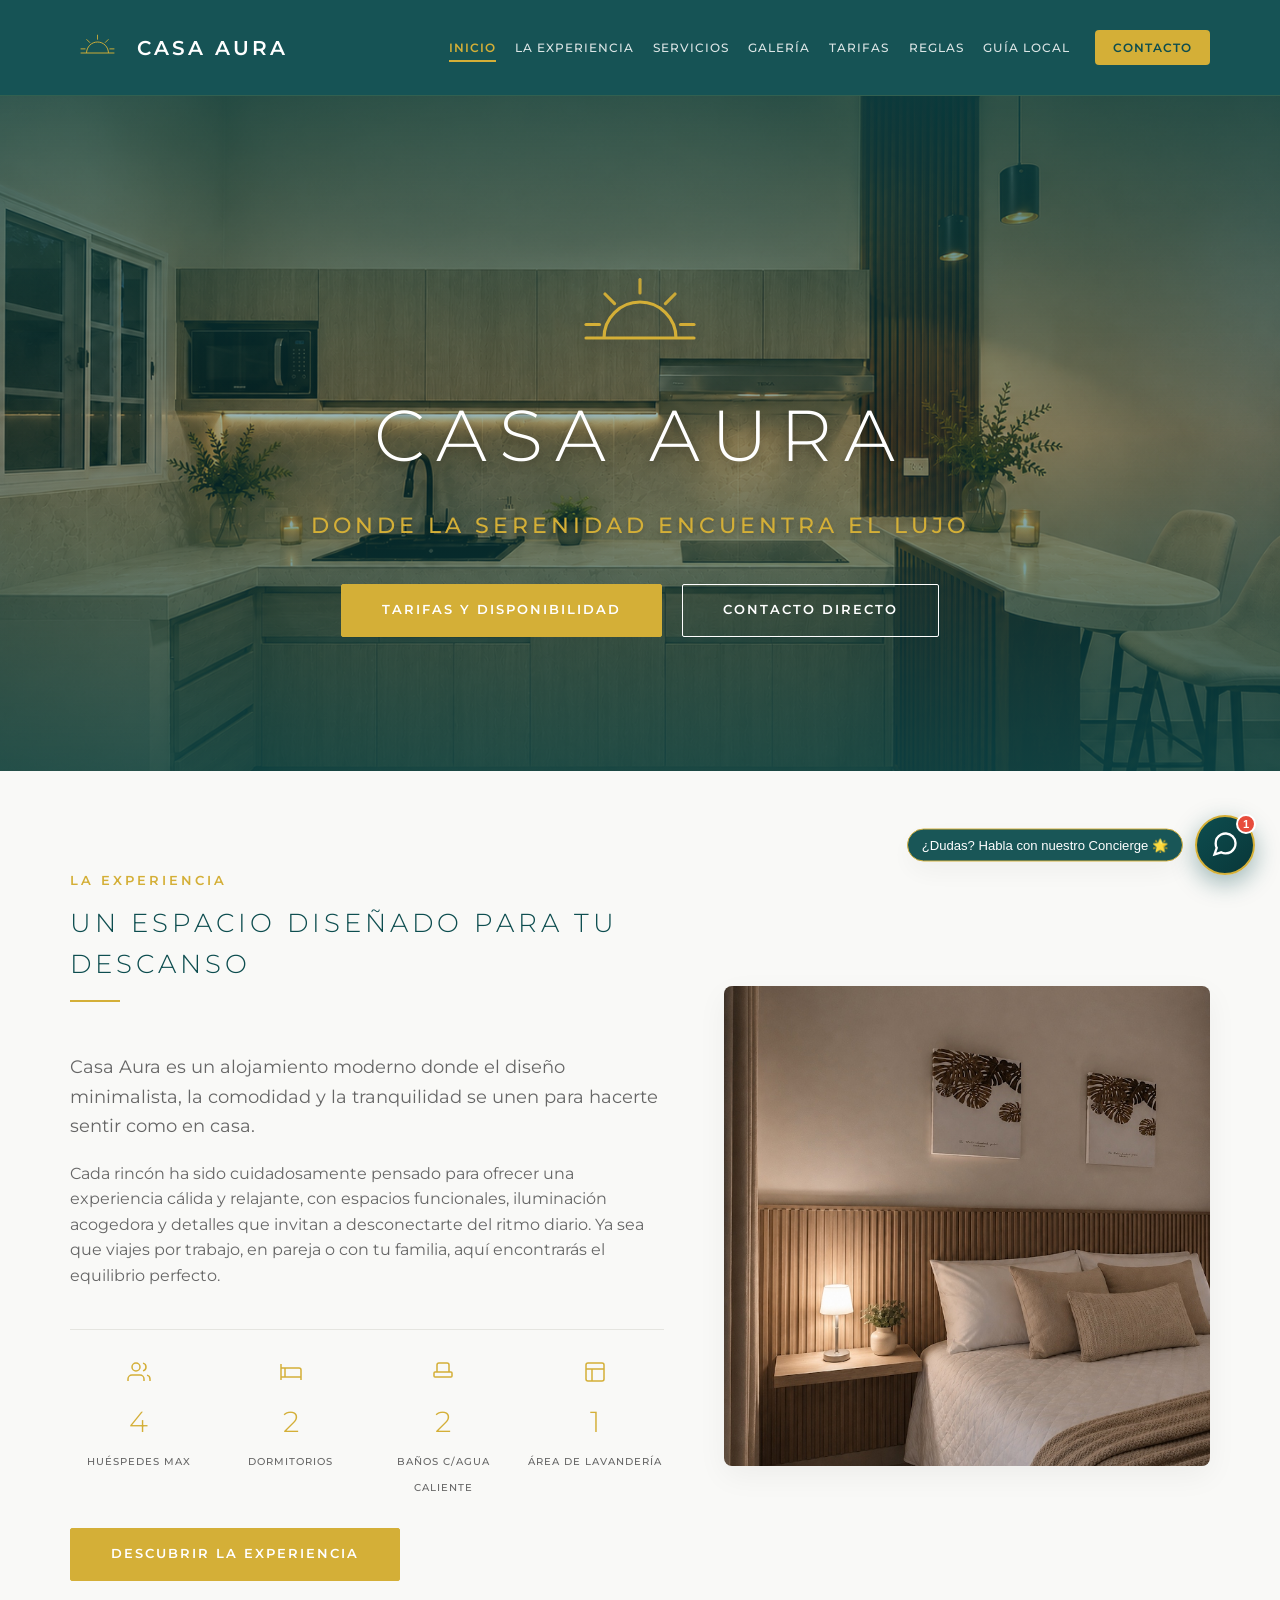
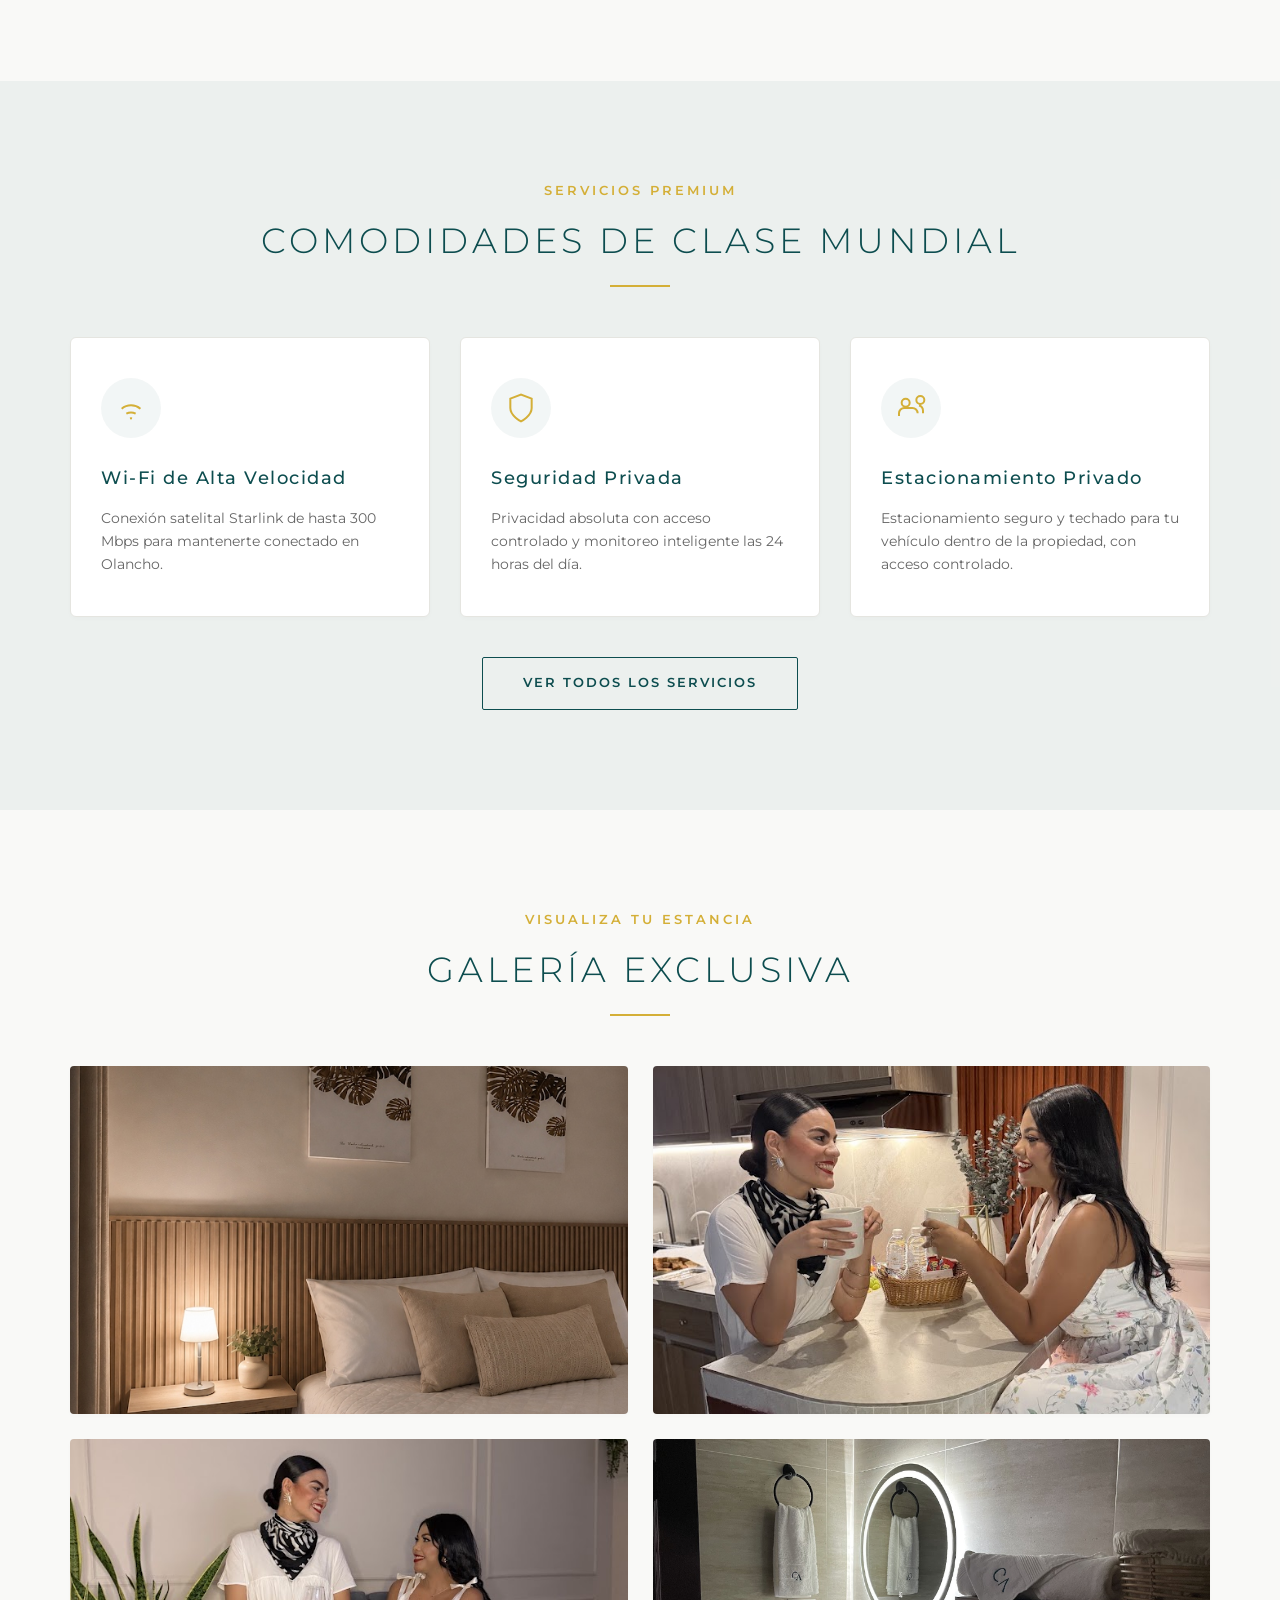
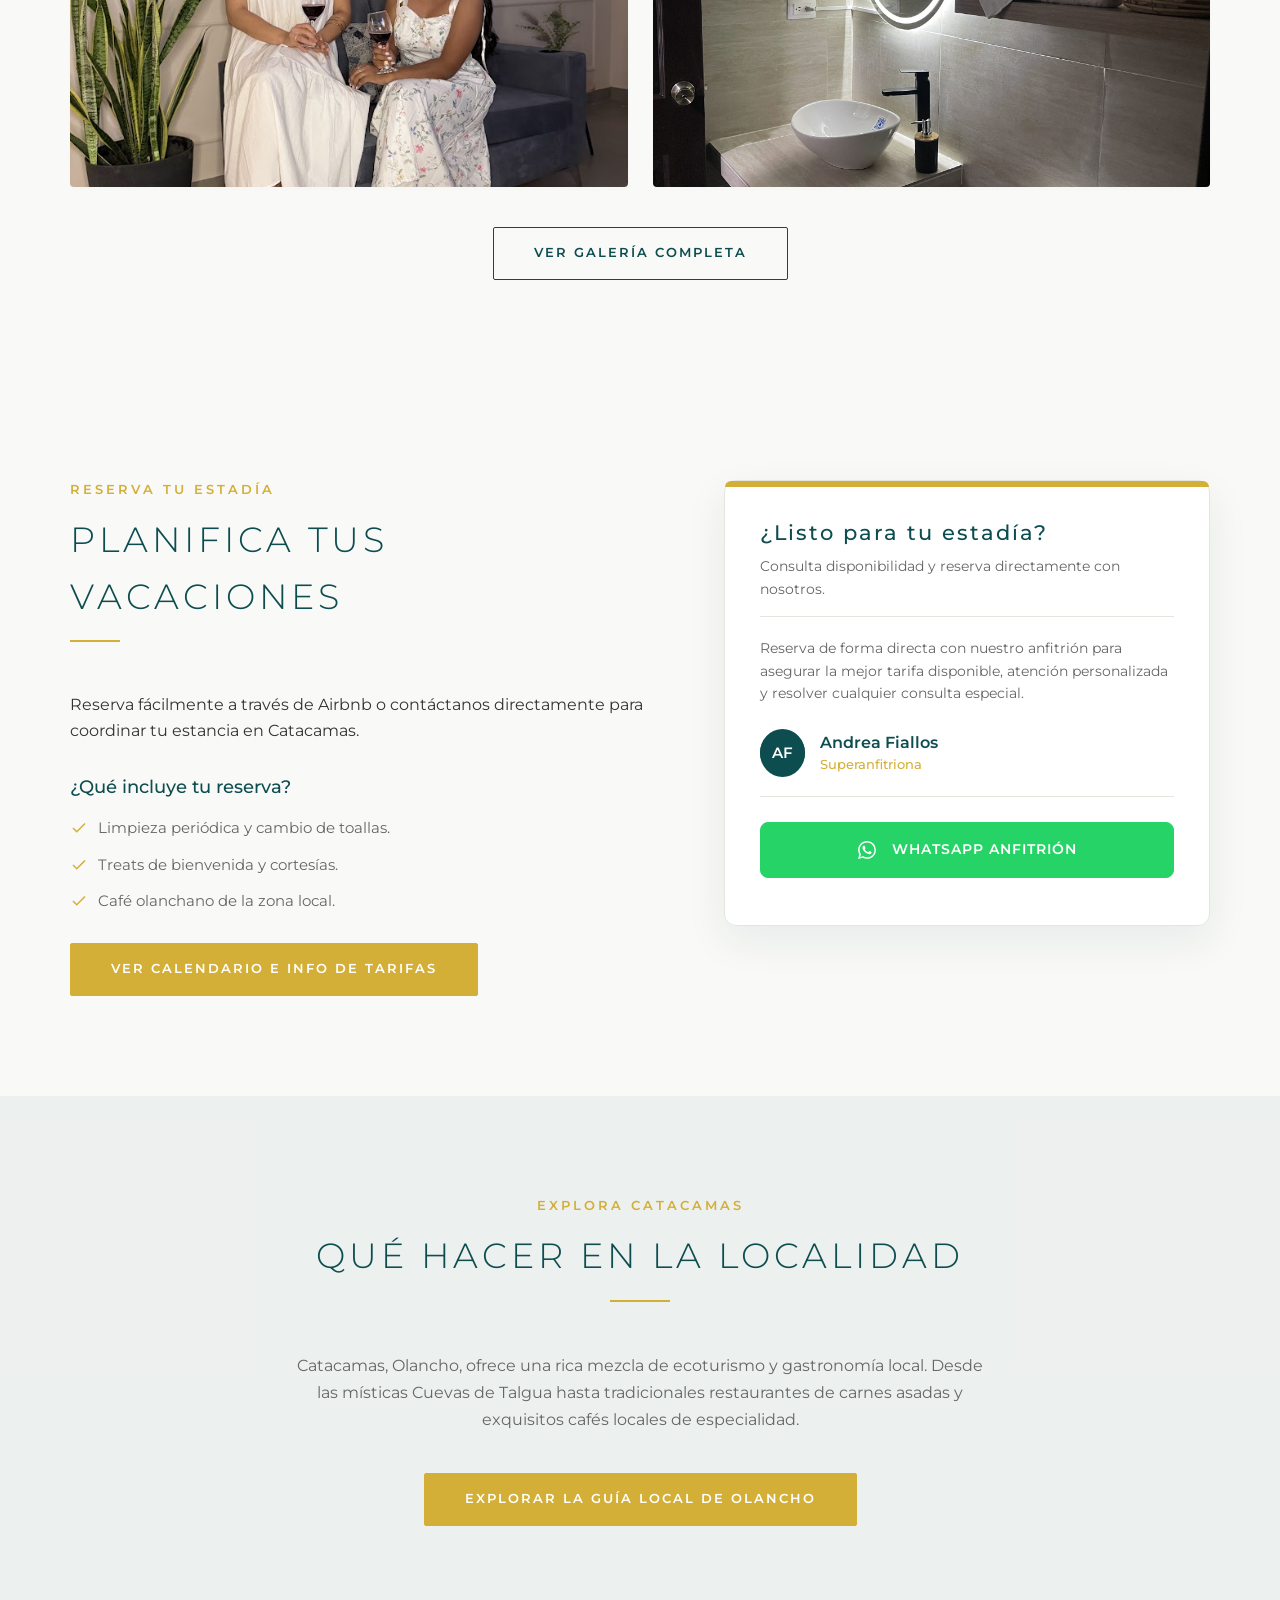
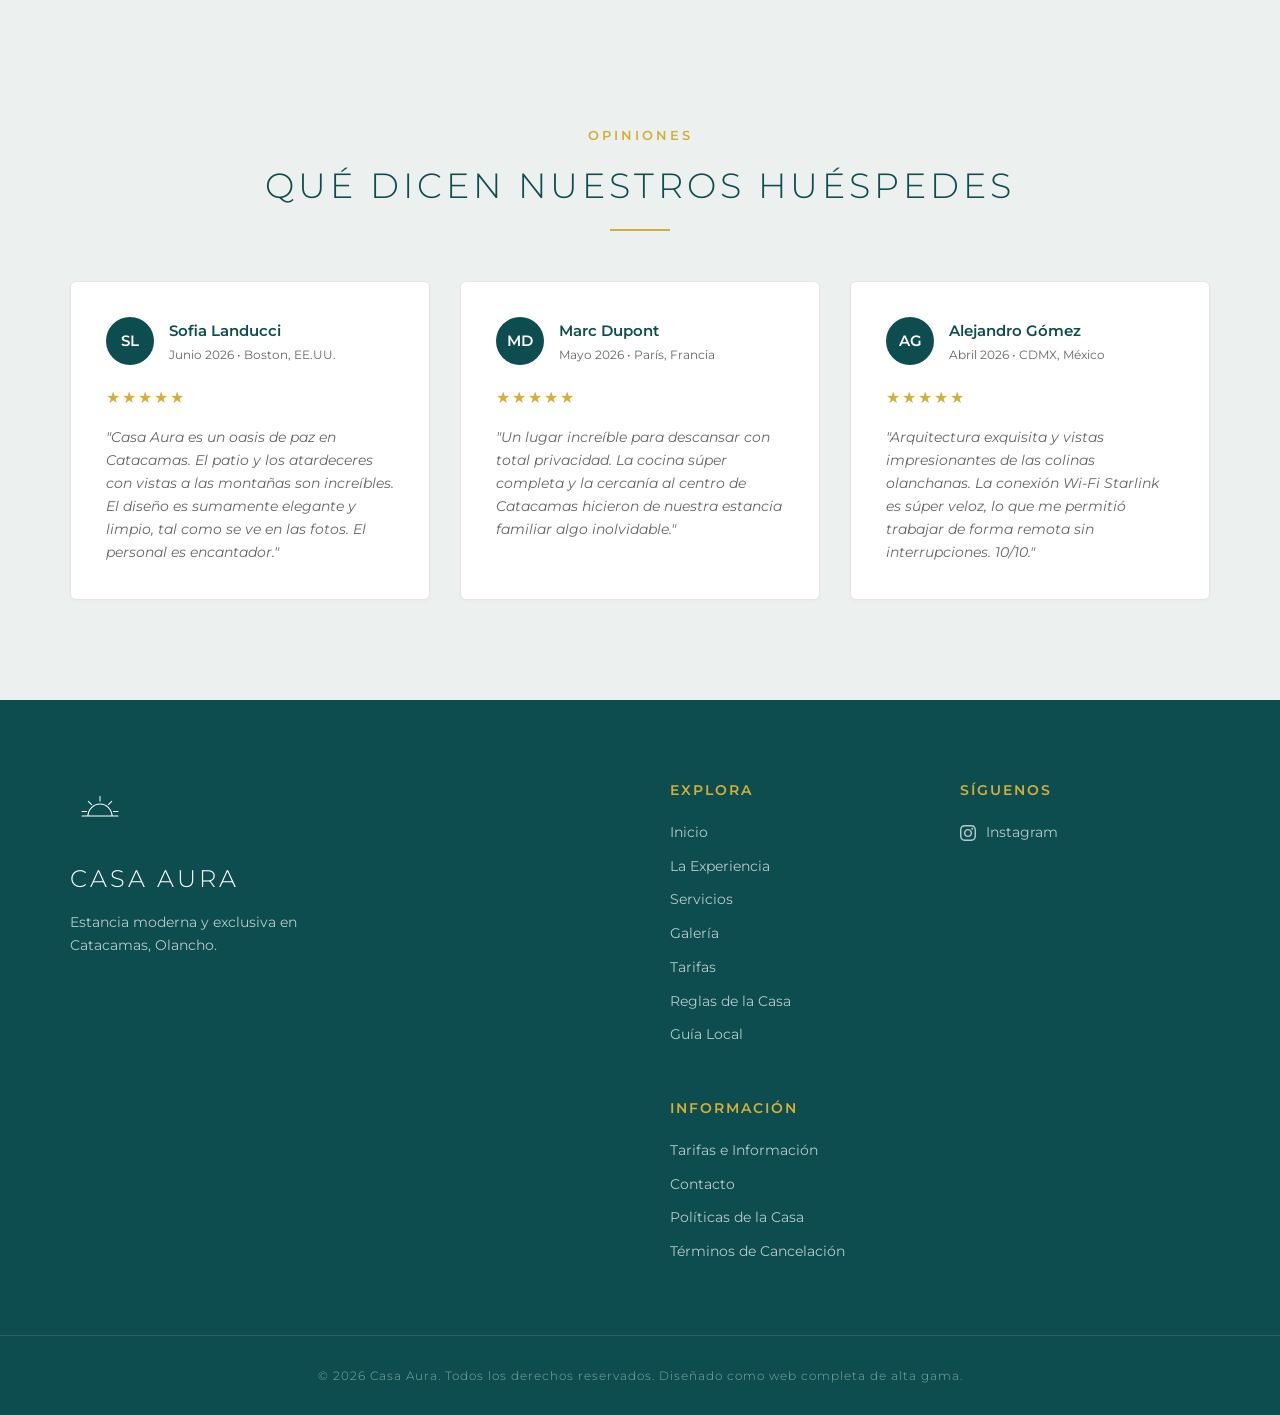
<file: index.html>
<!DOCTYPE html>
<html lang="es">
<head>
    <meta charset="UTF-8">
    <meta name="viewport" content="width=device-width, initial-scale=1.0">
    <title>Casa Aura | Hospedaje de Lujo en Catacamas, Olancho</title>
    <meta name="description" content="Casa Aura: Alojamiento moderno y exclusivo en Residencial El Llano, Catacamas, Olancho. Disfruta de la mejor estadía con Wi-Fi Starlink, estacionamiento privado y seguridad 24/7.">
    <!-- Open Graph -->
    <meta property="og:type" content="website">
    <meta property="og:url" content="https://casaaura.com/">
    <meta property="og:title" content="Casa Aura | Hospedaje de Lujo en Catacamas, Olancho">
    <meta property="og:description" content="Alojamiento moderno de diseño minimalista con comodidades de clase mundial en Catacamas, Olancho.">
    <meta property="og:image" content="assets/hero_bg.jpg">
    <!-- Twitter -->
    <meta property="twitter:card" content="summary_large_image">
    <meta property="twitter:title" content="Casa Aura | Hospedaje de Lujo en Catacamas, Olancho">
    <meta property="twitter:description" content="Alojamiento moderno de diseño minimalista con comodidades de clase mundial en Catacamas, Olancho.">
    <meta property="twitter:image" content="assets/hero_bg.jpg">
    
    <link rel="icon" type="image/svg+xml" href="assets/logo.svg">
    <link rel="stylesheet" href="css/style.css">
    <script src="js/main.js" defer></script>
    <script src="js/chatbot.js" defer></script>
</head>
<body>
    <header>
        <div class="container header-container">
            <div class="logo-container">
                <img src="assets/logo.svg" alt="Casa Aura Logo" class="logo">
                <span class="logo-text">Casa Aura</span>
            </div>
            <button class="menu-toggle" aria-label="Abrir menú">
                <svg viewBox="0 0 24 24" width="24" height="24" stroke="currentColor" stroke-width="2" fill="none"><line x1="3" y1="12" x2="21" y2="12"></line><line x1="3" y1="6" x2="21" y2="6"></line><line x1="3" y1="18" x2="21" y2="18"></line></svg>
            </button>
            <nav>
                <a href="index.html" class="active">Inicio</a>
                <a href="experiencia.html">La Experiencia</a>
                <a href="servicios.html">Servicios</a>
                <a href="galeria.html">Galería</a>
                <a href="tarifas.html">Tarifas</a>
                <a href="reglas.html">Reglas</a>
                <a href="guia-local.html">Guía Local</a>
                <a href="contacto.html" class="btn-nav">Contacto</a>
            </nav>
        </div>
    </header>

    <!-- Hero Section -->
    <section id="inicio" class="hero">
        <div class="hero-overlay"></div>
        <div class="hero-content">
            <img src="assets/logo.svg" alt="Casa Aura Logo" class="hero-logo">
            <h1>Casa Aura</h1>
            <p>Donde la serenidad encuentra el lujo</p>
            <div class="hero-actions">
                <a href="tarifas.html" class="btn">Tarifas y Disponibilidad</a>
                <a href="contacto.html" class="btn btn-secondary">Contacto Directo</a>
            </div>
        </div>
    </section>

    <!-- La Experiencia Teaser -->
    <section id="detalles" class="section section-details">
        <div class="container">
            <div class="details-grid">
                <div class="details-text">
                    <span class="section-tagline">La Experiencia</span>
                    <h2 class="section-title left">Un espacio diseñado para tu descanso</h2>
                    <p class="lead">Casa Aura es un alojamiento moderno donde el diseño minimalista, la comodidad y la tranquilidad se unen para hacerte sentir como en casa.</p>
                    <p>Cada rincón ha sido cuidadosamente pensado para ofrecer una experiencia cálida y relajante, con espacios funcionales, iluminación acogedora y detalles que invitan a desconectarte del ritmo diario. Ya sea que viajes por trabajo, en pareja o con tu familia, aquí encontrarás el equilibrio perfecto.</p>
                    
                    <div class="specs-grid" style="margin-bottom: 30px;">
                        <div class="spec-item">
                            <svg class="spec-icon" viewBox="0 0 24 24" width="24" height="24" stroke="currentColor" stroke-width="1.5" fill="none"><path d="M17 21v-2a4 4 0 0 0-4-4H5a4 4 0 0 0-4 4v2"/><circle cx="9" cy="7" r="4"/><path d="M23 21v-2a4 4 0 0 0-3-3.87"/><path d="M16 3.13a4 4 0 0 1 0 7.75"/></svg>
                            <span class="spec-val">4</span>
                            <span class="spec-lbl">Huéspedes Max</span>
                        </div>
                        <div class="spec-item">
                            <svg class="spec-icon" viewBox="0 0 24 24" width="24" height="24" stroke="currentColor" stroke-width="1.5" fill="none"><path d="M2 4v16"/><path d="M2 8h18a2 2 0 0 1 2 2v10"/><path d="M2 17h20"/><path d="M6 8v9"/></svg>
                            <span class="spec-val">2</span>
                            <span class="spec-lbl">Dormitorios</span>
                        </div>
                        <div class="spec-item">
                            <svg class="spec-icon" viewBox="0 0 24 24" width="24" height="24" stroke="currentColor" stroke-width="1.5" fill="none"><path d="M4 12h16a1 1 0 0 1 1 1v3a1 1 0 0 1-1 1H4a1 1 0 0 1-1-1v-3a1 1 0 0 1 1-1z"/><path d="M6 12V5a2 2 0 0 1 2-2h8a2 2 0 0 1 2 2v7"/></svg>
                            <span class="spec-val">2</span>
                            <span class="spec-lbl">Baños c/agua caliente</span>
                        </div>
                        <div class="spec-item">
                            <svg class="spec-icon" viewBox="0 0 24 24" width="24" height="24" stroke="currentColor" stroke-width="1.5" fill="none"><rect x="3" y="3" width="18" height="18" rx="2"/><path d="M3 9h18"/><path d="M9 21V9"/></svg>
                            <span class="spec-val">1</span>
                            <span class="spec-lbl">Área de Lavandería</span>
                        </div>
                    </div>

                    <a href="experiencia.html" class="btn">Descubrir la Experiencia</a>
                </div>
                <div class="details-image-card">
                    <img src="assets/casa_aura_habitacion_nueva.jpg" alt="Habitación de Casa Aura" class="details-img">
                </div>
            </div>
        </div>
    </section>

    <!-- Servicios Teaser -->
    <section id="servicios" class="section section-services">
        <div class="container">
            <span class="section-tagline center">Servicios Premium</span>
            <h2 class="section-title">Comodidades de Clase Mundial</h2>
            <div class="amenities" style="margin-bottom: 40px;">
                <div class="amenity-card">
                    <div class="amenity-icon">
                        <svg viewBox="0 0 24 24" width="32" height="32" stroke="currentColor" stroke-width="1.5" fill="none"><path d="M5 12.55a11 11 0 0 1 14.08 0M8.5 16.3a7.5 7.5 0 0 1 7 0M11.24 19.86a3 3 0 0 1 1.52 0M12 22v.01"/></svg>
                    </div>
                    <h3>Wi-Fi de Alta Velocidad</h3>
                    <p>Conexión satelital Starlink de hasta 300 Mbps para mantenerte conectado en Olancho.</p>
                </div>
                <div class="amenity-card">
                    <div class="amenity-icon">
                        <svg viewBox="0 0 24 24" width="32" height="32" stroke="currentColor" stroke-width="1.5" fill="none"><path d="M12 22s8-4 8-10V5l-8-3-8 3v7c0 6 8 10 8 10z"/></svg>
                    </div>
                    <h3>Seguridad Privada</h3>
                    <p>Privacidad absoluta con acceso controlado y monitoreo inteligente las 24 horas del día.</p>
                </div>
                <div class="amenity-card">
                    <div class="amenity-icon">
                        <svg viewBox="0 0 24 24" width="32" height="32" stroke="currentColor" stroke-width="1.5" fill="none"><path d="M17 16a4 4 0 0 0-4-4H7a4 4 0 0 0-4 4v2M5 8a3 3 0 1 0 6 0 3 3 0 0 0-6 0zM21 16v-2a4 4 0 0 0-3-3.85M19 3a3 3 0 1 0 0 6 3 3 0 0 0 0-6z"/></svg>
                    </div>
                    <h3>Estacionamiento Privado</h3>
                    <p>Estacionamiento seguro y techado para tu vehículo dentro de la propiedad, con acceso controlado.</p>
                </div>
            </div>
            <div style="text-align: center;">
                <a href="servicios.html" class="btn btn-secondary" style="color: var(--primary-color); border-color: var(--primary-color);">Ver Todos los Servicios</a>
            </div>
        </div>
    </section>

    <!-- Galería Teaser -->
    <section id="galeria" class="section section-gallery">
        <div class="container">
            <span class="section-tagline center">Visualiza tu Estancia</span>
            <h2 class="section-title">Galería Exclusiva</h2>
            <div class="gallery" style="margin-bottom: 40px;">
                <div class="gallery-item">
                    <img src="assets/bano_espejo.png" alt="Baño Elegante en Casa Aura">
                    <div class="gallery-overlay">
                        <span>Baño Elegante</span>
                    </div>
                </div>
                <div class="gallery-item">
                    <img src="assets/sala_estar_amigas_v2.png" alt="Sala de Estar de Casa Aura">
                    <div class="gallery-overlay">
                        <span>Sala de Estar</span>
                    </div>
                </div>
                <div class="gallery-item">
                    <img src="assets/cocina_amigas.png" alt="Cocina Moderna">
                    <div class="gallery-overlay">
                        <span>Cocina Moderna</span>
                    </div>
                </div>
                <div class="gallery-item">
                    <img src="assets/cama_principal.jpg" alt="Dormitorio Principal">
                    <div class="gallery-overlay">
                        <span>Dormitorio Principal</span>
                    </div>
                </div>
            </div>
            <div style="text-align: center;">
                <a href="galeria.html" class="btn btn-secondary" style="color: var(--primary-color); border-color: var(--primary-color);">Ver Galería Completa</a>
            </div>
        </div>
    </section>

    <!-- Tarifas Teaser -->
    <section id="reserva" class="section section-booking">
        <div class="container">
            <div class="booking-layout">
                <div class="booking-info">
                    <span class="section-tagline">Reserva tu estadía</span>
                    <h2 class="section-title left">Planifica tus Vacaciones</h2>
                    <p>Reserva fácilmente a través de Airbnb o contáctanos directamente para coordinar tu estancia en Catacamas.</p>
                    
                    <div class="included-services" style="margin-bottom: 30px;">
                        <h3>¿Qué incluye tu reserva?</h3>
                        <ul>
                            <li>
                                <svg class="list-icon" viewBox="0 0 24 24" width="18" height="18" stroke="currentColor" stroke-width="2" fill="none"><path d="M20 6L9 17l-5-5"/></svg>
                                Limpieza periódica y cambio de toallas.
                            </li>
                            <li>
                                <svg class="list-icon" viewBox="0 0 24 24" width="18" height="18" stroke="currentColor" stroke-width="2" fill="none"><path d="M20 6L9 17l-5-5"/></svg>
                                Treats de bienvenida y cortesías.
                            </li>
                            <li>
                                <svg class="list-icon" viewBox="0 0 24 24" width="18" height="18" stroke="currentColor" stroke-width="2" fill="none"><path d="M20 6L9 17l-5-5"/></svg>
                                Café olanchano de la zona local.
                            </li>
                        </ul>
                    </div>

                    <a href="tarifas.html" class="btn">Ver Calendario e Info de Tarifas</a>
                </div>

                <div class="booking-card">
                    <div class="booking-header">
                        <h3>¿Listo para tu estadía?</h3>
                        <p>Consulta disponibilidad y reserva directamente con nosotros.</p>
                    </div>
                    
                    <div class="direct-booking-content">
                        <p class="direct-booking-text">Reserva de forma directa con nuestro anfitrión para asegurar la mejor tarifa disponible, atención personalizada y resolver cualquier consulta especial.</p>
                        
                        <div class="host-profile-mini">
                            <div class="host-avatar-container" style="background-color: var(--primary-color); width: 45px; height: 45px; border-radius: 50%; display: flex; align-items: center; justify-content: center; color: white; font-weight: bold;">
                                <span class="user-avatar">AF</span>
                            </div>
                            <div class="host-details-mini">
                                <strong>Andrea Fiallos</strong>
                                <span>Superanfitriona</span>
                            </div>
                        </div>

                        <a href="https://wa.me/50496405085" target="_blank" class="btn btn-whatsapp">
                            <svg viewBox="0 0 24 24" width="18" height="18" fill="currentColor" style="margin-right: 8px; vertical-align: middle;"><path d="M17.472 14.382c-.297-.149-1.758-.867-2.03-.967-.273-.099-.471-.148-.67.15-.197.297-.767.966-.94 1.164-.173.199-.347.223-.644.075-.297-.15-1.255-.463-2.39-1.475-.883-.788-1.48-1.761-1.653-2.059-.173-.297-.018-.458.13-.606.134-.133.298-.347.446-.52.149-.174.198-.298.298-.497.099-.198.05-.371-.025-.52-.075-.149-.669-1.612-.916-2.207-.242-.579-.487-.5-.669-.51-.173-.008-.371-.01-.57-.01-.198 0-.52.074-.792.372-.272.297-1.04 1.016-1.04 2.479 0 1.462 1.065 2.875 1.213 3.074.149.198 2.096 3.2 5.077 4.487.709.306 1.262.489 1.694.625.712.227 1.36.195 1.871.118.571-.085 1.758-.719 2.006-1.413.248-.694.248-1.289.173-1.413-.074-.124-.272-.198-.57-.347m-5.421 7.403h-.004a9.87 9.87 0 01-5.031-1.378l-.361-.214-3.741.982.998-3.648-.235-.374a9.86 9.86 0 01-1.51-5.26c.001-5.45 4.436-9.884 9.888-9.884 2.64 0 5.122 1.03 6.988 2.898a9.825 9.825 0 012.893 6.994c-.003 5.45-4.437 9.884-9.885 9.884m8.413-18.297A11.815 11.815 0 0012.05 0C5.495 0 .16 5.335.157 11.892c0 2.096.547 4.142 1.588 5.945L.057 24l6.305-1.654a11.882 11.882 0 005.683 1.448h.005c6.554 0 11.89-5.335 11.893-11.893a11.821 11.821 0 00-3.48-8.413z"/></svg>
                            WhatsApp Anfitrión
                        </a>
                    </div>
                </div>
            </div>
        </div>
    </section>

    <!-- Guía Local Teaser -->
    <section id="guia" class="section section-services" style="background-color: var(--primary-ultra-light);">
        <div class="container" style="text-align: center;">
            <span class="section-tagline">Explora Catacamas</span>
            <h2 class="section-title">Qué Hacer en la Localidad</h2>
            <p style="color: var(--text-muted); max-width: 700px; margin: 0 auto 40px auto; line-height: 1.7;">Catacamas, Olancho, ofrece una rica mezcla de ecoturismo y gastronomía local. Desde las místicas Cuevas de Talgua hasta tradicionales restaurantes de carnes asadas y exquisitos cafés locales de especialidad.</p>
            <a href="guia-local.html" class="btn">Explorar la Guía Local de Olancho</a>
        </div>
    </section>

    <!-- Opiniones Section -->
    <section id="opiniones" class="section section-reviews">
        <div class="container">
            <span class="section-tagline center">Opiniones</span>
            <h2 class="section-title">Qué dicen nuestros huéspedes</h2>
            <div class="reviews-grid">
                <div class="review-card">
                    <div class="review-header">
                        <div class="user-avatar">SL</div>
                        <div>
                            <h4>Sofia Landucci</h4>
                            <span class="review-date">Junio 2026 • Boston, EE.UU.</span>
                        </div>
                    </div>
                    <div class="rating-stars">★★★★★</div>
                    <p class="review-text">"Casa Aura es un oasis de paz en Catacamas. El patio y los atardeceres con vistas a las montañas son increíbles. El diseño es sumamente elegante y limpio, tal como se ve en las fotos. El personal es encantador."</p>
                </div>
                <div class="review-card">
                    <div class="review-header">
                        <div class="user-avatar">MD</div>
                        <div>
                            <h4>Marc Dupont</h4>
                            <span class="review-date">Mayo 2026 • París, Francia</span>
                        </div>
                    </div>
                    <div class="rating-stars">★★★★★</div>
                    <p class="review-text">"Un lugar increíble para descansar con total privacidad. La cocina súper completa y la cercanía al centro de Catacamas hicieron de nuestra estancia familiar algo inolvidable."</p>
                </div>
                <div class="review-card">
                    <div class="review-header">
                        <div class="user-avatar">AG</div>
                        <div>
                            <h4>Alejandro Gómez</h4>
                            <span class="review-date">Abril 2026 • CDMX, México</span>
                        </div>
                    </div>
                    <div class="rating-stars">★★★★★</div>
                    <p class="review-text">"Arquitectura exquisita y vistas impresionantes de las colinas olanchanas. La conexión Wi-Fi Starlink es súper veloz, lo que me permitió trabajar de forma remota sin interrupciones. 10/10."</p>
                </div>
            </div>
        </div>
    </section>

    <footer>
        <div class="container footer-content">
            <div class="footer-brand">
                <img src="assets/logo.svg" alt="Casa Aura Logo" class="footer-logo">
                <h3>Casa Aura</h3>
                <p>Estancia moderna y exclusiva en Catacamas, Olancho.</p>
            </div>
            <div class="footer-links">
                <div>
                    <h4>Explora</h4>
                    <a href="index.html">Inicio</a>
                    <a href="experiencia.html">La Experiencia</a>
                    <a href="servicios.html">Servicios</a>
                    <a href="galeria.html">Galería</a>
                    <a href="tarifas.html">Tarifas</a>
                    <a href="reglas.html">Reglas de la Casa</a>
                    <a href="guia-local.html">Guía Local</a>
                </div>
                <div>
                    <h4>Síguenos</h4>
                    <a href="https://www.instagram.com/casaaura1503?igsh=ZmV0ZGM2ZmhpMXc1&utm_source=qr" target="_blank" class="footer-social">
                        <svg viewBox="0 0 24 24" width="16" height="16" fill="currentColor" style="margin-right: 6px; vertical-align: middle;"><path d="M12 2.163c3.204 0 3.584.012 4.85.07 3.252.148 4.771 1.691 4.919 4.919.058 1.265.069 1.645.069 4.849 0 3.205-.012 3.584-.069 4.849-.149 3.225-1.664 4.771-4.919 4.919-1.266.058-1.644.07-4.85.07-3.204 0-3.584-.012-4.849-.07-3.26-.149-4.771-1.699-4.919-4.92-.058-1.265-.07-1.644-.07-4.849 0-3.204.013-3.583.07-4.849.149-3.227 1.664-4.771 4.919-4.919 1.266-.057 1.645-.069 4.849-.069zm0-2.163c-3.259 0-3.667.014-4.947.072-4.358.2-6.78 2.618-6.98 6.98-.059 1.281-.073 1.689-.073 4.948 0 3.259.014 3.668.072 4.948.2 4.358 2.618 6.78 6.98 6.98 1.281.058 1.689.072 4.948.072 3.259 0 3.668-.014 4.948-.072 4.354-.2 6.782-2.618 6.979-6.98.059-1.28.073-1.689.073-4.948 0-3.259-.014-3.667-.072-4.947-.196-4.354-2.617-6.78-6.979-6.98-1.281-.059-1.69-.073-4.949-.073zm0 5.838c-3.403 0-6.162 2.759-6.162 6.162s2.759 6.163 6.162 6.163 6.162-2.759 6.162-6.163c0-3.403-2.759-6.162-6.162-6.162zm0 10.162c-2.209 0-4-1.79-4-4 0-2.209 1.791-4 4-4s4 1.791 4 4c0 2.21-1.791 4-4 4zm6.406-11.845c-.796 0-1.441.645-1.441 1.44s.645 1.44 1.441 1.44c.795 0 1.439-.645 1.439-1.44s-.644-1.44-1.439-1.44z"/></svg>
                        Instagram
                    </a>
                </div>
                <div>
                    <h4>Información</h4>
                    <a href="tarifas.html">Tarifas e Información</a>
                    <a href="contacto.html">Contacto</a>
                    <a href="reglas.html">Políticas de la Casa</a>
                    <a href="contacto.html">Términos de Cancelación</a>
                </div>
            </div>
        </div>
        <div class="footer-bottom">
            <div class="container">
                <p>&copy; 2026 Casa Aura. Todos los derechos reservados. Diseñado como web completa de alta gama.</p>
            </div>
        </div>
    </footer>
</body>
</html>
</file>
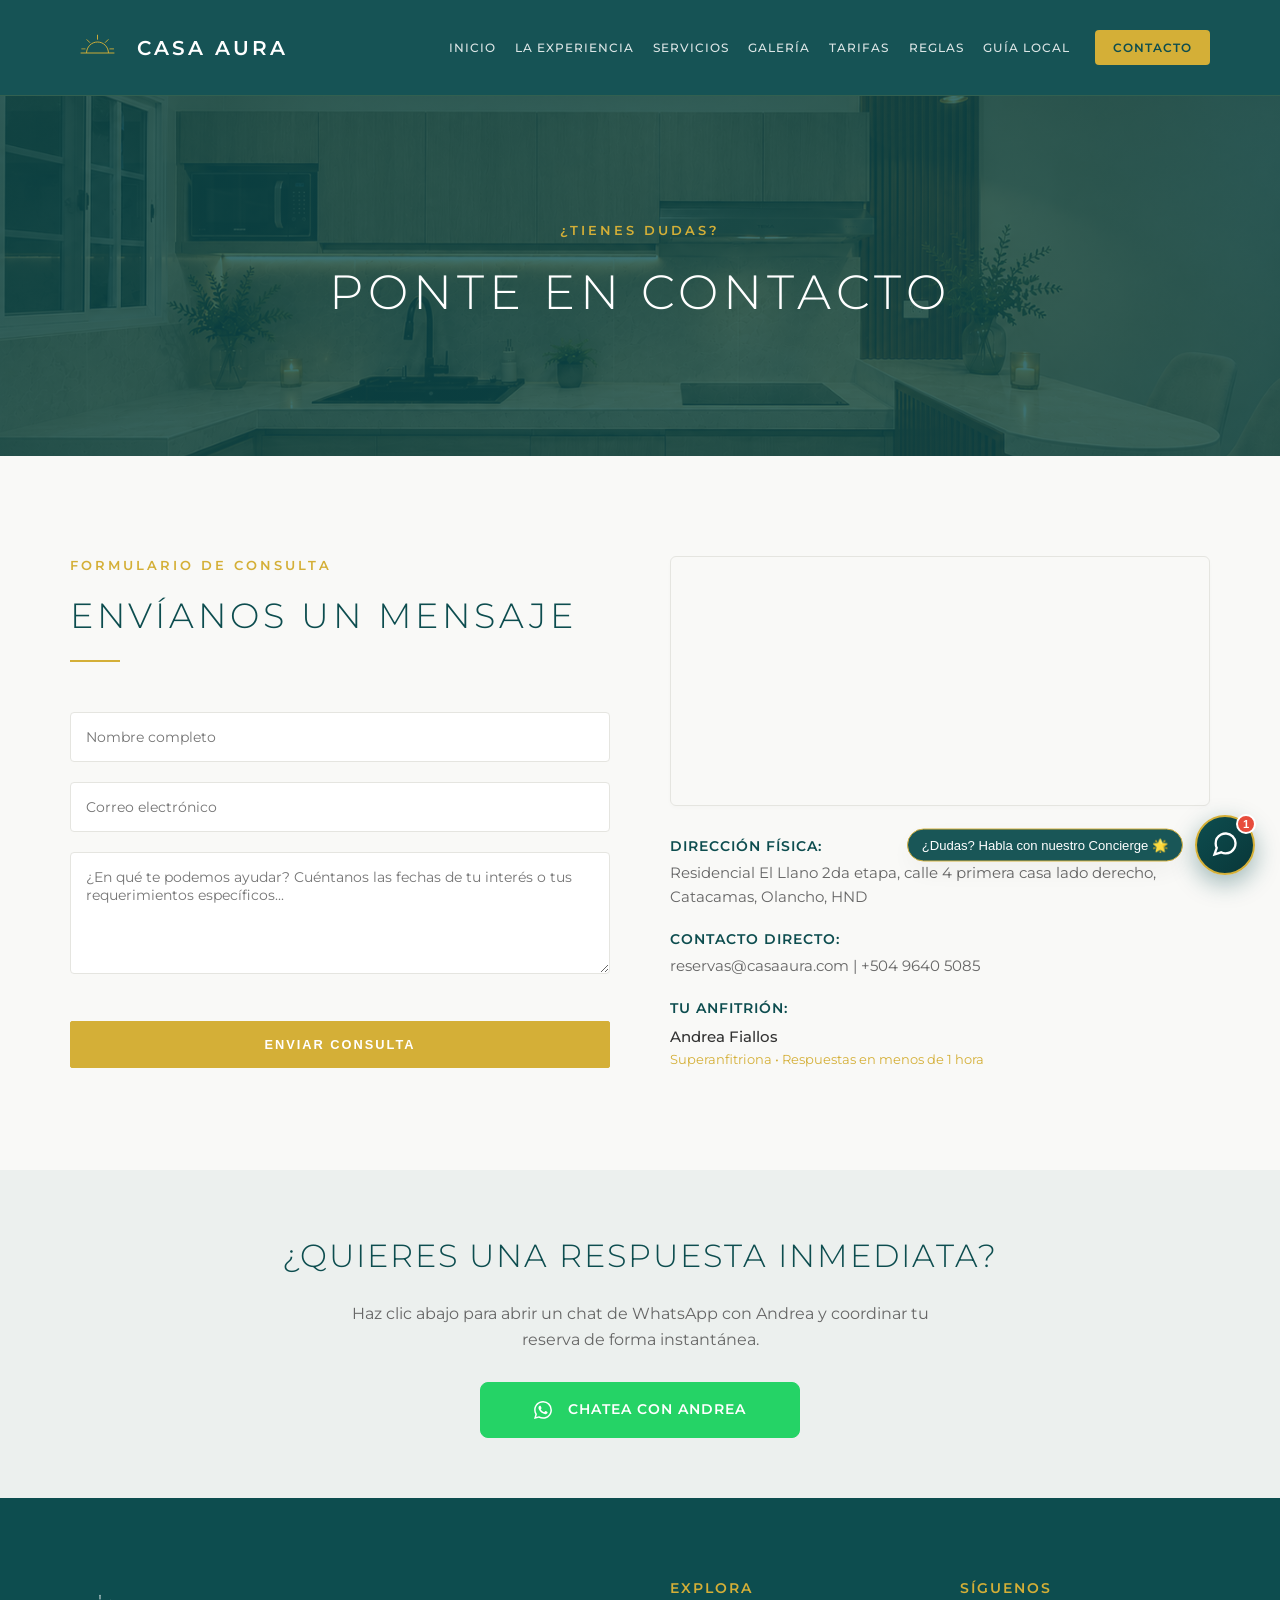
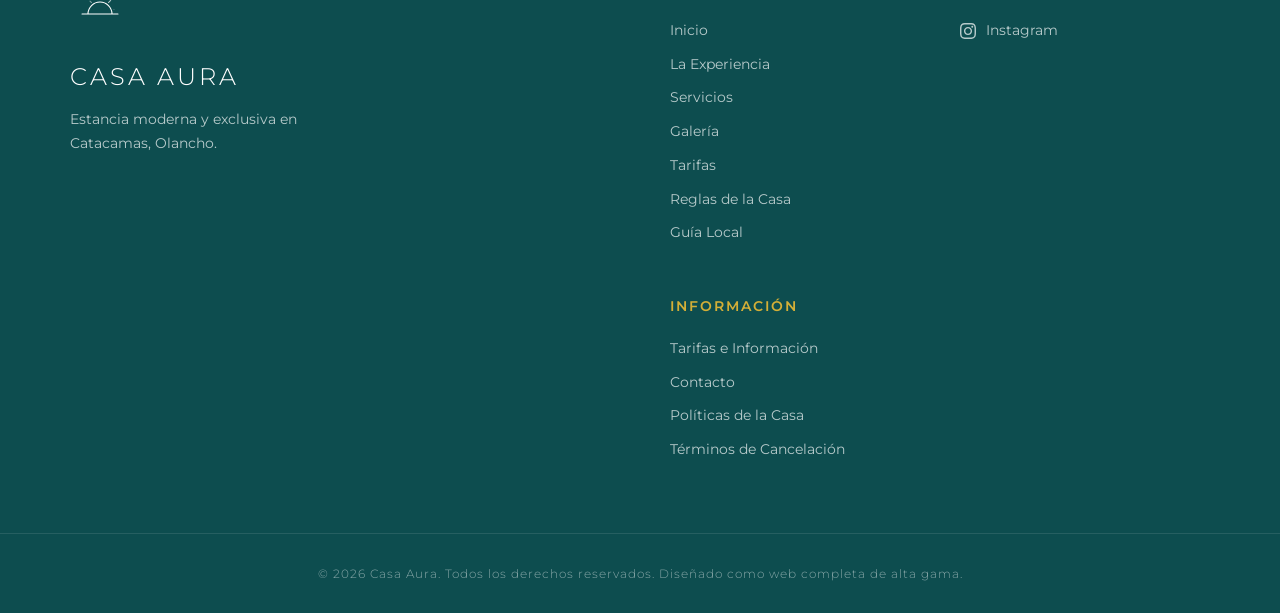
<file: contacto.html>
<!DOCTYPE html>
<html lang="es">
<head>
    <meta charset="UTF-8">
    <meta name="viewport" content="width=device-width, initial-scale=1.0">
    <title>Contacto | Casa Aura Catacamas</title>
    <meta name="description" content="Ponte en contacto con Andrea Fiallos en Casa Aura Catacamas. Formulario de consulta, mapa interactivo, números de teléfono y enlace de WhatsApp directo.">
    <!-- Open Graph -->
    <meta property="og:type" content="website">
    <meta property="og:title" content="Contacto | Casa Aura Catacamas">
    <meta property="og:description" content="Formulario de contacto directo, mapa interactivo de ubicación y asistencia de hospedaje.">
    
    <link rel="icon" type="image/svg+xml" href="assets/logo.svg">
    <link rel="stylesheet" href="css/style.css">
    <script src="js/main.js" defer></script>
    <script src="js/chatbot.js" defer></script>
</head>
<body>
    <header>
        <div class="container header-container">
            <div class="logo-container">
                <img src="assets/logo.svg" alt="Casa Aura Logo" class="logo">
                <span class="logo-text">Casa Aura</span>
            </div>
            <button class="menu-toggle" aria-label="Abrir menú">
                <svg viewBox="0 0 24 24" width="24" height="24" stroke="currentColor" stroke-width="2" fill="none"><line x1="3" y1="12" x2="21" y2="12"></line><line x1="3" y1="6" x2="21" y2="6"></line><line x1="3" y1="18" x2="21" y2="18"></line></svg>
            </button>
            <nav>
                <a href="index.html">Inicio</a>
                <a href="experiencia.html">La Experiencia</a>
                <a href="servicios.html">Servicios</a>
                <a href="galeria.html">Galería</a>
                <a href="tarifas.html">Tarifas</a>
                <a href="reglas.html">Reglas</a>
                <a href="guia-local.html">Guía Local</a>
                <a href="contacto.html" class="btn-nav active">Contacto</a>
            </nav>
        </div>
    </header>

    <!-- Page Banner -->
    <section class="page-banner" style="background-image: linear-gradient(rgba(13, 77, 79, 0.8), rgba(13, 77, 79, 0.8)), url('assets/casa_aura_cocina.png'); height: 40vh; display: flex; align-items: center; justify-content: center; text-align: center; color: white;">
        <div class="banner-content">
            <span class="section-tagline" style="color: var(--accent-color);">¿Tienes Dudas?</span>
            <h1 style="font-size: 3rem; letter-spacing: 5px; font-weight: 300; text-transform: uppercase;">Ponte en Contacto</h1>
        </div>
    </section>

    <!-- Contact & Map Section -->
    <section class="section section-contact">
        <div class="container">
            <div class="contact-grid">
                <!-- Left side: Form -->
                <div class="contact-form-container">
                    <span class="section-tagline">Formulario de Consulta</span>
                    <h2 class="section-title left">Envíanos un Mensaje</h2>
                    <form class="contact-form">
                        <div class="form-group-contact">
                            <input type="text" placeholder="Nombre completo" required style="width: 100%; padding: 15px; border: 1px solid var(--border-color); border-radius: 4px; outline: none;">
                        </div>
                        <div class="form-group-contact" style="margin-top: 20px;">
                            <input type="email" placeholder="Correo electrónico" required style="width: 100%; padding: 15px; border: 1px solid var(--border-color); border-radius: 4px; outline: none;">
                        </div>
                        <div class="form-group-contact" style="margin-top: 20px;">
                            <textarea placeholder="¿En qué te podemos ayudar? Cuéntanos las fechas de tu interés o tus requerimientos específicos..." rows="5" required style="width: 100%; padding: 15px; border: 1px solid var(--border-color); border-radius: 4px; outline: none; font-family: inherit;"></textarea>
                        </div>
                        <button type="submit" class="btn" style="margin-top: 20px; width: 100%;">Enviar Consulta</button>
                    </form>
                </div>

                <!-- Right side: Map & Contact Details -->
                <div class="contact-info-container">
                    <div class="map-embed">
                        <iframe src="https://www.google.com/maps/embed?pb=!1m18!1m12!1m3!1d964.1599673379733!2d-85.8743087567042!3d14.845456559806314!2m3!1f0!2f0!3f0!3m2!1i1024!2i768!4f13.1!3m3!1m2!1s0x8f6c7378ac87cd0b%3A0xde1d1a1c29b90da4!2sCasa%20Aura!5e0!3m2!1ses-419!2shn!4v1783393320569!5m2!1ses-419!2shn" width="100%" height="250" style="border:0;" allowfullscreen=""></iframe>
                    </div>
                    
                    <div class="info-list">
                        <div class="info-item">
                            <strong>Dirección Física:</strong>
                            <span>Residencial El Llano 2da etapa, calle 4 primera casa lado derecho, Catacamas, Olancho, HND</span>
                        </div>
                        <div class="info-item">
                            <strong>Contacto Directo:</strong>
                            <span>reservas@casaaura.com | +504 9640 5085</span>
                        </div>
                        <div class="info-item">
                            <strong>Tu Anfitrión:</strong>
                            <div class="host-info">
                                <span class="host-name" style="font-weight: 500; color: var(--text-color);">Andrea Fiallos</span>
                                <span class="host-status" style="font-size: 0.8rem; color: var(--accent-color);">Superanfitriona • Respuestas en menos de 1 hora</span>
                            </div>
                        </div>
                    </div>
                </div>
            </div>
        </div>
    </section>

    <!-- Direct Messaging Shortcut Banner -->
    <section class="section" style="background-color: var(--primary-ultra-light); text-align: center; padding: 60px 0;">
        <div class="container">
            <h2 style="color: var(--primary-color); font-weight: 300; letter-spacing: 2px; margin-bottom: 20px; font-size: 2rem;">¿QUIERES UNA RESPUESTA INMEDIATA?</h2>
            <p style="color: var(--text-muted); margin-bottom: 30px; max-width: 600px; margin-left: auto; margin-right: auto;">Haz clic abajo para abrir un chat de WhatsApp con Andrea y coordinar tu reserva de forma instantánea.</p>
            <a href="https://wa.me/50496405085" target="_blank" class="btn btn-whatsapp" style="max-width: 320px; margin: 0 auto; display: flex; justify-content: center; align-items: center; border-radius: 8px;">
                <svg viewBox="0 0 24 24" width="18" height="18" fill="currentColor" style="margin-right: 8px; vertical-align: middle;"><path d="M17.472 14.382c-.297-.149-1.758-.867-2.03-.967-.273-.099-.471-.148-.67.15-.197.297-.767.966-.94 1.164-.173.199-.347.223-.644.075-.297-.15-1.255-.463-2.39-1.475-.883-.788-1.48-1.761-1.653-2.059-.173-.297-.018-.458.13-.606.134-.133.298-.347.446-.52.149-.174.198-.298.298-.497.099-.198.05-.371-.025-.52-.075-.149-.669-1.612-.916-2.207-.242-.579-.487-.5-.669-.51-.173-.008-.371-.01-.57-.01-.198 0-.52.074-.792.372-.272.297-1.04 1.016-1.04 2.479 0 1.462 1.065 2.875 1.213 3.074.149.198 2.096 3.2 5.077 4.487.709.306 1.262.489 1.694.625.712.227 1.36.195 1.871.118.571-.085 1.758-.719 2.006-1.413.248-.694.248-1.289.173-1.413-.074-.124-.272-.198-.57-.347m-5.421 7.403h-.004a9.87 9.87 0 01-5.031-1.378l-.361-.214-3.741.982.998-3.648-.235-.374a9.86 9.86 0 01-1.51-5.26c.001-5.45 4.436-9.884 9.888-9.884 2.64 0 5.122 1.03 6.988 2.898a9.825 9.825 0 012.893 6.994c-.003 5.45-4.437 9.884-9.885 9.884m8.413-18.297A11.815 11.815 0 0012.05 0C5.495 0 .16 5.335.157 11.892c0 2.096.547 4.142 1.588 5.945L.057 24l6.305-1.654a11.882 11.882 0 005.683 1.448h.005c6.554 0 11.89-5.335 11.893-11.893a11.821 11.821 0 00-3.48-8.413z"/></svg>
                Chatea con Andrea
            </a>
        </div>
    </section>

    <footer>
        <div class="container footer-content">
            <div class="footer-brand">
                <img src="assets/logo.svg" alt="Casa Aura Logo" class="footer-logo">
                <h3>Casa Aura</h3>
                <p>Estancia moderna y exclusiva en Catacamas, Olancho.</p>
            </div>
            <div class="footer-links">
                <div>
                    <h4>Explora</h4>
                    <a href="index.html">Inicio</a>
                    <a href="experiencia.html">La Experiencia</a>
                    <a href="servicios.html">Servicios</a>
                    <a href="galeria.html">Galería</a>
                    <a href="tarifas.html">Tarifas</a>
                    <a href="reglas.html">Reglas de la Casa</a>
                    <a href="guia-local.html">Guía Local</a>
                </div>
                <div>
                    <h4>Síguenos</h4>
                    <a href="https://www.instagram.com/casaaura1503?igsh=ZmV0ZGM2ZmhpMXc1&utm_source=qr" target="_blank" class="footer-social">
                        <svg viewBox="0 0 24 24" width="16" height="16" fill="currentColor" style="margin-right: 6px; vertical-align: middle;"><path d="M12 2.163c3.204 0 3.584.012 4.85.07 3.252.148 4.771 1.691 4.919 4.919.058 1.265.069 1.645.069 4.849 0 3.205-.012 3.584-.069 4.849-.149 3.225-1.664 4.771-4.919 4.919-1.266.058-1.644.07-4.85.07-3.204 0-3.584-.012-4.849-.07-3.26-.149-4.771-1.699-4.919-4.92-.058-1.265-.07-1.644-.07-4.849 0-3.204.013-3.583.07-4.849.149-3.227 1.664-4.771 4.919-4.919 1.266-.057 1.645-.069 4.849-.069zm0-2.163c-3.259 0-3.667.014-4.947.072-4.358.2-6.78 2.618-6.98 6.98-.059 1.281-.073 1.689-.073 4.948 0 3.259.014 3.668.072 4.948.2 4.358 2.618 6.78 6.98 6.98 1.281.058 1.689.072 4.948.072 3.259 0 3.668-.014 4.948-.072 4.354-.2 6.782-2.618 6.979-6.98.059-1.28.073-1.689.073-4.948 0-3.259-.014-3.667-.072-4.947-.196-4.354-2.617-6.78-6.979-6.98-1.281-.059-1.69-.073-4.949-.073zm0 5.838c-3.403 0-6.162 2.759-6.162 6.162s2.759 6.163 6.162 6.163 6.162-2.759 6.162-6.163c0-3.403-2.759-6.162-6.162-6.162zm0 10.162c-2.209 0-4-1.79-4-4 0-2.209 1.791-4 4-4s4 1.791 4 4c0 2.21-1.791 4-4 4zm6.406-11.845c-.796 0-1.441.645-1.441 1.44s.645 1.44 1.441 1.44c.795 0 1.439-.645 1.439-1.44s-.644-1.44-1.439-1.44z"/></svg>
                        Instagram
                    </a>
                </div>
                <div>
                    <h4>Información</h4>
                    <a href="tarifas.html">Tarifas e Información</a>
                    <a href="contacto.html">Contacto</a>
                    <a href="reglas.html">Políticas de la Casa</a>
                    <a href="contacto.html">Términos de Cancelación</a>
                </div>
            </div>
        </div>
        <div class="footer-bottom">
            <div class="container">
                <p>&copy; 2026 Casa Aura. Todos los derechos reservados. Diseñado como web completa de alta gama.</p>
            </div>
        </div>
    </footer>
</body>
</html>
</file>
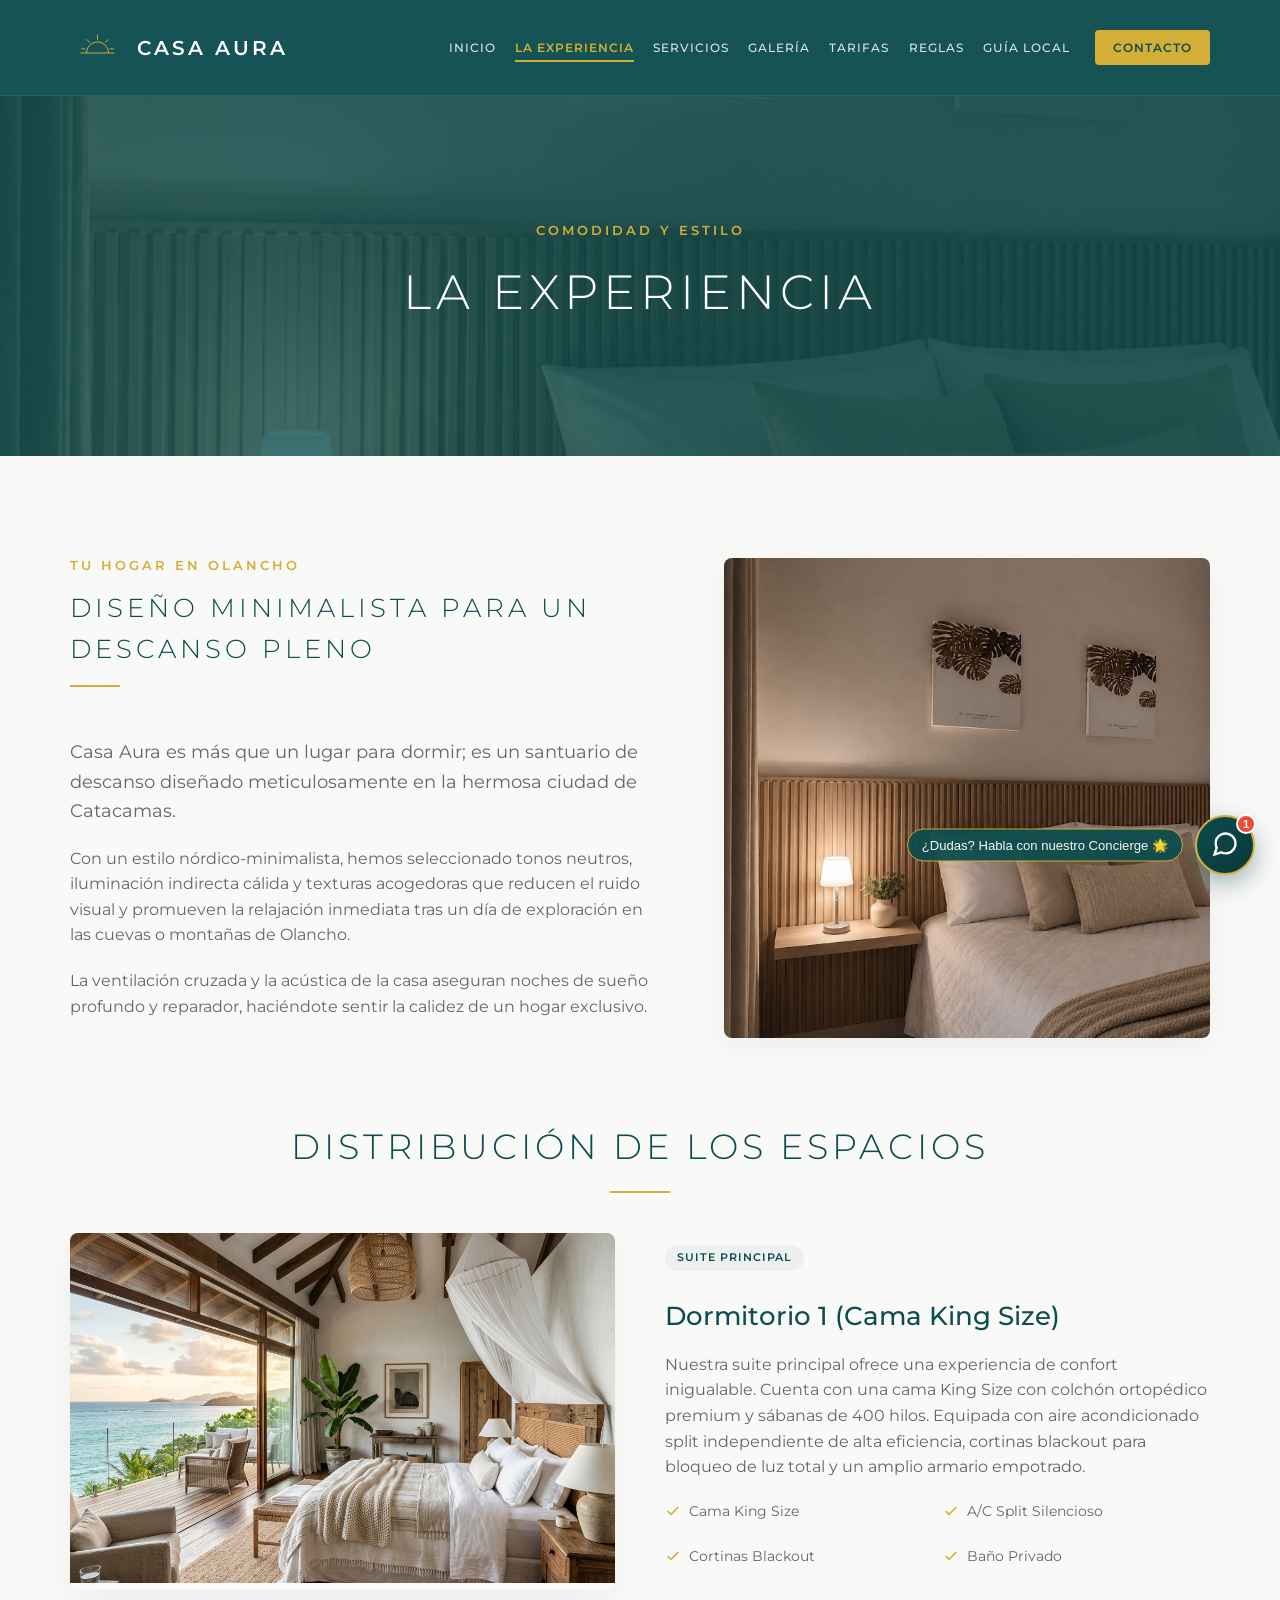
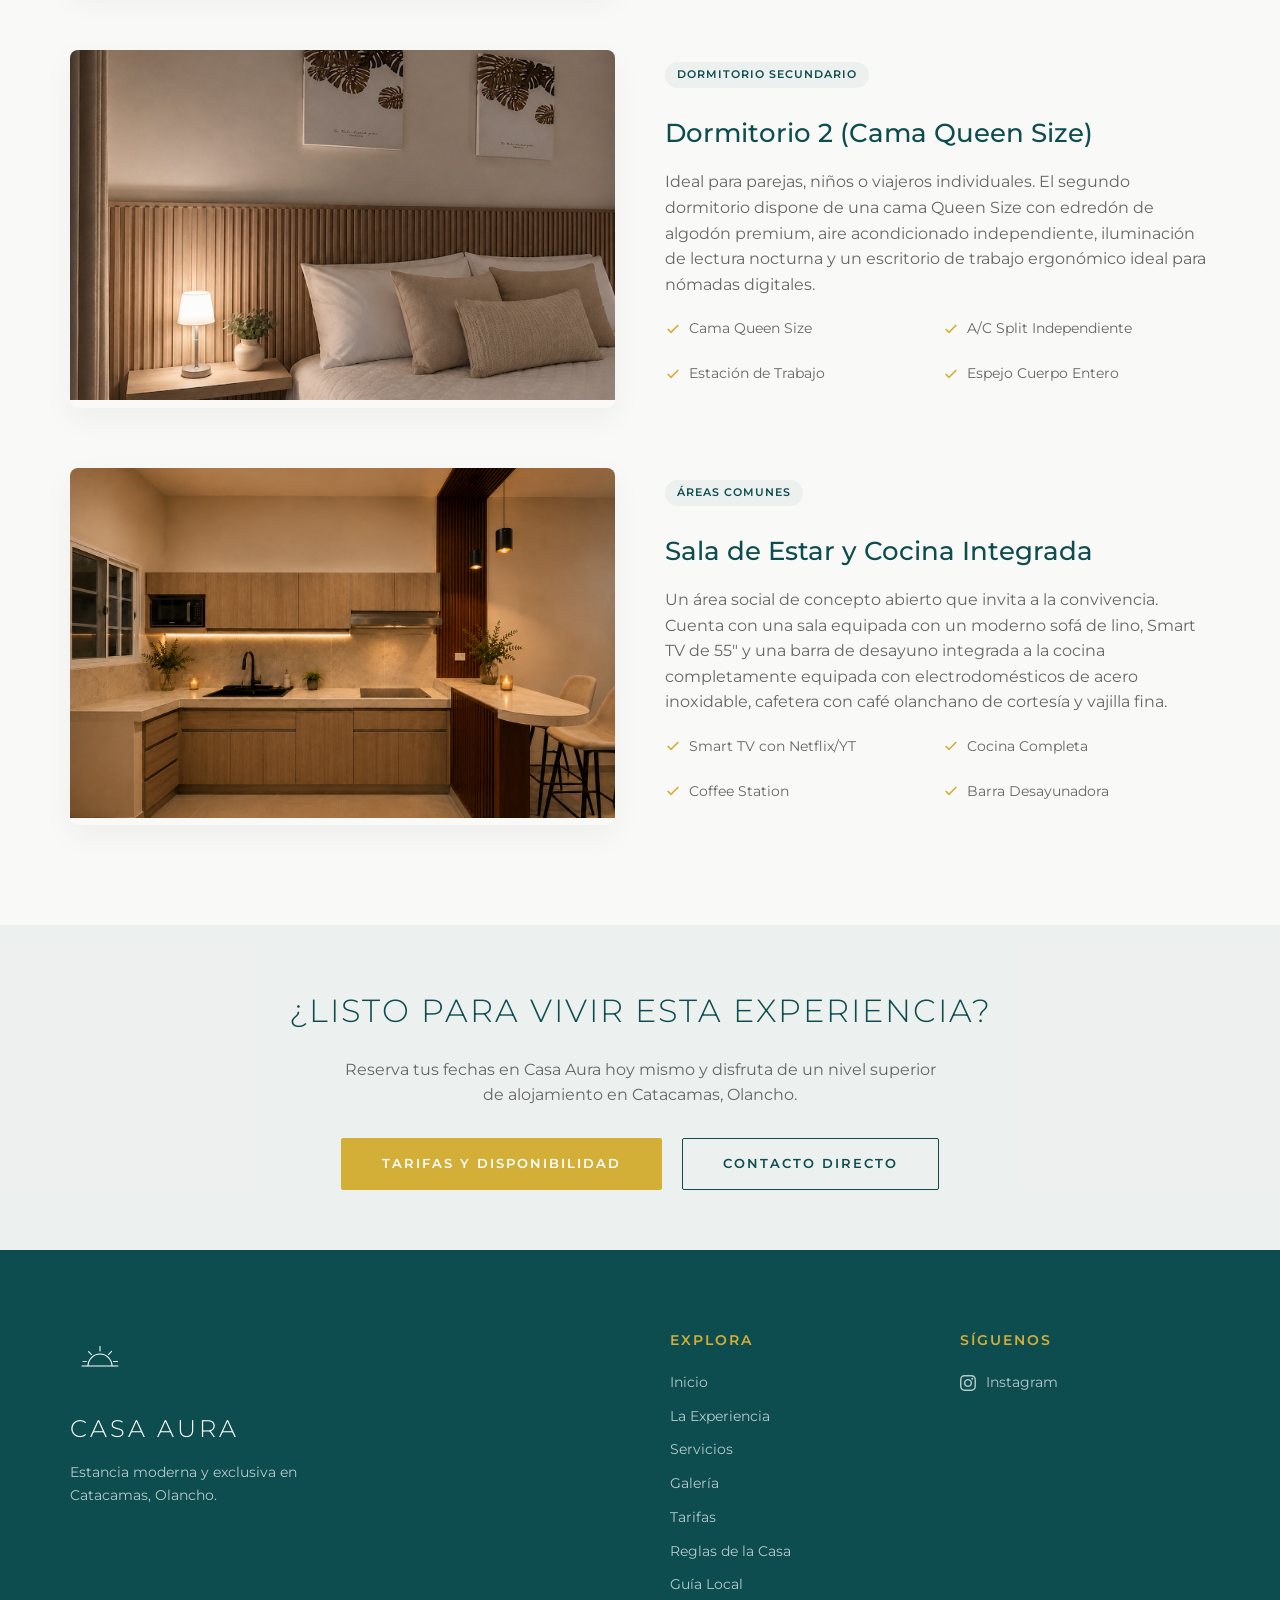
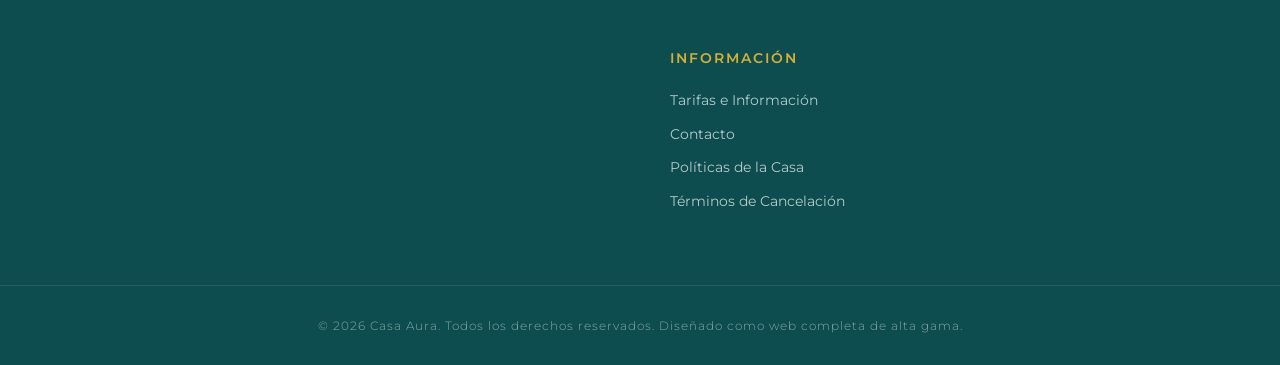
<file: experiencia.html>
<!DOCTYPE html>
<html lang="es">
<head>
    <meta charset="UTF-8">
    <meta name="viewport" content="width=device-width, initial-scale=1.0">
    <title>La Experiencia | Casa Aura Catacamas</title>
    <meta name="description" content="Descubre la experiencia de hospedarte en Casa Aura. Habitaciones de lujo, diseño minimalista y comodidad inigualable en Catacamas, Olancho.">
    <!-- Open Graph -->
    <meta property="og:type" content="website">
    <meta property="og:title" content="La Experiencia | Casa Aura Catacamas">
    <meta property="og:description" content="Diseño minimalista, comodidad y el espacio perfecto para descansar en Olancho.">
    <meta property="og:image" content="assets/casa_aura_habitacion_nueva.jpg">
    
    <link rel="icon" type="image/svg+xml" href="assets/logo.svg">
    <link rel="stylesheet" href="css/style.css">
    <script src="js/main.js" defer></script>
    <script src="js/chatbot.js" defer></script>
</head>
<body>
    <header>
        <div class="container header-container">
            <div class="logo-container">
                <img src="assets/logo.svg" alt="Casa Aura Logo" class="logo">
                <span class="logo-text">Casa Aura</span>
            </div>
            <button class="menu-toggle" aria-label="Abrir menú">
                <svg viewBox="0 0 24 24" width="24" height="24" stroke="currentColor" stroke-width="2" fill="none"><line x1="3" y1="12" x2="21" y2="12"></line><line x1="3" y1="6" x2="21" y2="6"></line><line x1="3" y1="18" x2="21" y2="18"></line></svg>
            </button>
            <nav>
                <a href="index.html">Inicio</a>
                <a href="experiencia.html" class="active">La Experiencia</a>
                <a href="servicios.html">Servicios</a>
                <a href="galeria.html">Galería</a>
                <a href="tarifas.html">Tarifas</a>
                <a href="reglas.html">Reglas</a>
                <a href="guia-local.html">Guía Local</a>
                <a href="contacto.html" class="btn-nav">Contacto</a>
            </nav>
        </div>
    </header>

    <!-- Page Banner -->
    <section class="page-banner" style="background-image: linear-gradient(rgba(13, 77, 79, 0.8), rgba(13, 77, 79, 0.8)), url('assets/casa_aura_habitacion_nueva.jpg'); height: 40vh; display: flex; align-items: center; justify-content: center; text-align: center; color: white;">
        <div class="banner-content">
            <span class="section-tagline" style="color: var(--accent-color);">Comodidad y Estilo</span>
            <h1 style="font-size: 3rem; letter-spacing: 5px; font-weight: 300; text-transform: uppercase;">La Experiencia</h1>
        </div>
    </section>

    <!-- Detailed Rooms & Spaces -->
    <section class="section section-details-page">
        <div class="container">
            <div class="details-grid">
                <div class="details-text">
                    <span class="section-tagline">Tu Hogar en Olancho</span>
                    <h2 class="section-title left">Diseño Minimalista para un Descanso Pleno</h2>
                    <p class="lead">Casa Aura es más que un lugar para dormir; es un santuario de descanso diseñado meticulosamente en la hermosa ciudad de Catacamas.</p>
                    <p>Con un estilo nórdico-minimalista, hemos seleccionado tonos neutros, iluminación indirecta cálida y texturas acogedoras que reducen el ruido visual y promueven la relajación inmediata tras un día de exploración en las cuevas o montañas de Olancho.</p>
                    <p>La ventilación cruzada y la acústica de la casa aseguran noches de sueño profundo y reparador, haciéndote sentir la calidez de un hogar exclusivo.</p>
                </div>
                <div class="details-image-card">
                    <img src="assets/casa_aura_habitacion_nueva.jpg" alt="Habitación Principal de Casa Aura" class="details-img">
                </div>
            </div>

            <!-- Detailed Inventory of Rooms -->
            <div class="space-breakdown" style="margin-top: 80px;">
                <h2 class="section-title" style="margin-bottom: 40px;">Distribución de los Espacios</h2>
                
                <div class="space-card-detailed" style="display: grid; grid-template-columns: 1fr 1fr; gap: 50px; margin-bottom: 60px; align-items: center;">
                    <div class="space-image" style="border-radius: 8px; overflow: hidden; box-shadow: var(--shadow-md);">
                        <img src="assets/gallery_suite.jpg" alt="Dormitorio Principal" style="width: 100%; height: 350px; object-fit: cover;">
                    </div>
                    <div class="space-info">
                        <span class="guide-badge">Suite Principal</span>
                        <h3 style="color: var(--primary-color); font-size: 1.6rem; margin: 10px 0 15px 0; font-weight: 500;">Dormitorio 1 (Cama King Size)</h3>
                        <p style="color: var(--text-muted); margin-bottom: 20px;">Nuestra suite principal ofrece una experiencia de confort inigualable. Cuenta con una cama King Size con colchón ortopédico premium y sábanas de 400 hilos. Equipada con aire acondicionado split independiente de alta eficiencia, cortinas blackout para bloqueo de luz total y un amplio armario empotrado.</p>
                        <ul class="inventory-list" style="display: grid; grid-template-columns: 1fr 1fr; gap: 10px;">
                            <li><svg class="inventory-list-icon" viewBox="0 0 24 24" width="16" height="16" stroke="currentColor" stroke-width="2.5" fill="none"><path d="M20 6L9 17l-5-5"/></svg>Cama King Size</li>
                            <li><svg class="inventory-list-icon" viewBox="0 0 24 24" width="16" height="16" stroke="currentColor" stroke-width="2.5" fill="none"><path d="M20 6L9 17l-5-5"/></svg>A/C Split Silencioso</li>
                            <li><svg class="inventory-list-icon" viewBox="0 0 24 24" width="16" height="16" stroke="currentColor" stroke-width="2.5" fill="none"><path d="M20 6L9 17l-5-5"/></svg>Cortinas Blackout</li>
                            <li><svg class="inventory-list-icon" viewBox="0 0 24 24" width="16" height="16" stroke="currentColor" stroke-width="2.5" fill="none"><path d="M20 6L9 17l-5-5"/></svg>Baño Privado</li>
                        </ul>
                    </div>
                </div>

                <div class="space-card-detailed" style="display: grid; grid-template-columns: 1fr 1fr; gap: 50px; margin-bottom: 60px; align-items: center;">
                    <div class="space-info" style="order: 2;">
                        <span class="guide-badge">Dormitorio Secundario</span>
                        <h3 style="color: var(--primary-color); font-size: 1.6rem; margin: 10px 0 15px 0; font-weight: 500;">Dormitorio 2 (Cama Queen Size)</h3>
                        <p style="color: var(--text-muted); margin-bottom: 20px;">Ideal para parejas, niños o viajeros individuales. El segundo dormitorio dispone de una cama Queen Size con edredón de algodón premium, aire acondicionado independiente, iluminación de lectura nocturna y un escritorio de trabajo ergonómico ideal para nómadas digitales.</p>
                        <ul class="inventory-list" style="display: grid; grid-template-columns: 1fr 1fr; gap: 10px;">
                            <li><svg class="inventory-list-icon" viewBox="0 0 24 24" width="16" height="16" stroke="currentColor" stroke-width="2.5" fill="none"><path d="M20 6L9 17l-5-5"/></svg>Cama Queen Size</li>
                            <li><svg class="inventory-list-icon" viewBox="0 0 24 24" width="16" height="16" stroke="currentColor" stroke-width="2.5" fill="none"><path d="M20 6L9 17l-5-5"/></svg>A/C Split Independiente</li>
                            <li><svg class="inventory-list-icon" viewBox="0 0 24 24" width="16" height="16" stroke="currentColor" stroke-width="2.5" fill="none"><path d="M20 6L9 17l-5-5"/></svg>Estación de Trabajo</li>
                            <li><svg class="inventory-list-icon" viewBox="0 0 24 24" width="16" height="16" stroke="currentColor" stroke-width="2.5" fill="none"><path d="M20 6L9 17l-5-5"/></svg>Espejo Cuerpo Entero</li>
                        </ul>
                    </div>
                    <div class="space-image" style="order: 1; border-radius: 8px; overflow: hidden; box-shadow: var(--shadow-md);">
                        <img src="assets/casa_aura_habitacion_nueva.jpg" alt="Dormitorio Secundario" style="width: 100%; height: 350px; object-fit: cover;">
                    </div>
                </div>

                <div class="space-card-detailed" style="display: grid; grid-template-columns: 1fr 1fr; gap: 50px; align-items: center;">
                    <div class="space-image" style="border-radius: 8px; overflow: hidden; box-shadow: var(--shadow-md);">
                        <img src="assets/casa_aura_cocina.png" alt="Área Social y Cocina" style="width: 100%; height: 350px; object-fit: cover;">
                    </div>
                    <div class="space-info">
                        <span class="guide-badge">Áreas Comunes</span>
                        <h3 style="color: var(--primary-color); font-size: 1.6rem; margin: 10px 0 15px 0; font-weight: 500;">Sala de Estar y Cocina Integrada</h3>
                        <p style="color: var(--text-muted); margin-bottom: 20px;">Un área social de concepto abierto que invita a la convivencia. Cuenta con una sala equipada con un moderno sofá de lino, Smart TV de 55" y una barra de desayuno integrada a la cocina completamente equipada con electrodomésticos de acero inoxidable, cafetera con café olanchano de cortesía y vajilla fina.</p>
                        <ul class="inventory-list" style="display: grid; grid-template-columns: 1fr 1fr; gap: 10px;">
                            <li><svg class="inventory-list-icon" viewBox="0 0 24 24" width="16" height="16" stroke="currentColor" stroke-width="2.5" fill="none"><path d="M20 6L9 17l-5-5"/></svg>Smart TV con Netflix/YT</li>
                            <li><svg class="inventory-list-icon" viewBox="0 0 24 24" width="16" height="16" stroke="currentColor" stroke-width="2.5" fill="none"><path d="M20 6L9 17l-5-5"/></svg>Cocina Completa</li>
                            <li><svg class="inventory-list-icon" viewBox="0 0 24 24" width="16" height="16" stroke="currentColor" stroke-width="2.5" fill="none"><path d="M20 6L9 17l-5-5"/></svg>Coffee Station</li>
                            <li><svg class="inventory-list-icon" viewBox="0 0 24 24" width="16" height="16" stroke="currentColor" stroke-width="2.5" fill="none"><path d="M20 6L9 17l-5-5"/></svg>Barra Desayunadora</li>
                        </ul>
                    </div>
                </div>
            </div>
        </div>
    </section>

    <!-- Booking CTA Banner -->
    <section class="section" style="background-color: var(--primary-ultra-light); text-align: center; padding: 60px 0;">
        <div class="container">
            <h2 style="color: var(--primary-color); font-weight: 300; letter-spacing: 2px; margin-bottom: 20px; font-size: 2rem;">¿LISTO PARA VIVIR ESTA EXPERIENCIA?</h2>
            <p style="color: var(--text-muted); margin-bottom: 30px; max-width: 600px; margin-left: auto; margin-right: auto;">Reserva tus fechas en Casa Aura hoy mismo y disfruta de un nivel superior de alojamiento en Catacamas, Olancho.</p>
            <div style="display: flex; justify-content: center; gap: 20px; flex-wrap: wrap;">
                <a href="tarifas.html" class="btn">Tarifas y Disponibilidad</a>
                <a href="contacto.html" class="btn btn-secondary" style="border-color: var(--primary-color); color: var(--primary-color);">Contacto Directo</a>
            </div>
        </div>
    </section>

    <footer>
        <div class="container footer-content">
            <div class="footer-brand">
                <img src="assets/logo.svg" alt="Casa Aura Logo" class="footer-logo">
                <h3>Casa Aura</h3>
                <p>Estancia moderna y exclusiva en Catacamas, Olancho.</p>
            </div>
            <div class="footer-links">
                <div>
                    <h4>Explora</h4>
                    <a href="index.html">Inicio</a>
                    <a href="experiencia.html">La Experiencia</a>
                    <a href="servicios.html">Servicios</a>
                    <a href="galeria.html">Galería</a>
                    <a href="tarifas.html">Tarifas</a>
                    <a href="reglas.html">Reglas de la Casa</a>
                    <a href="guia-local.html">Guía Local</a>
                </div>
                <div>
                    <h4>Síguenos</h4>
                    <a href="https://www.instagram.com/casaaura1503?igsh=ZmV0ZGM2ZmhpMXc1&utm_source=qr" target="_blank" class="footer-social">
                        <svg viewBox="0 0 24 24" width="16" height="16" fill="currentColor" style="margin-right: 6px; vertical-align: middle;"><path d="M12 2.163c3.204 0 3.584.012 4.85.07 3.252.148 4.771 1.691 4.919 4.919.058 1.265.069 1.645.069 4.849 0 3.205-.012 3.584-.069 4.849-.149 3.225-1.664 4.771-4.919 4.919-1.266.058-1.644.07-4.85.07-3.204 0-3.584-.012-4.849-.07-3.26-.149-4.771-1.699-4.919-4.92-.058-1.265-.07-1.644-.07-4.849 0-3.204.013-3.583.07-4.849.149-3.227 1.664-4.771 4.919-4.919 1.266-.057 1.645-.069 4.849-.069zm0-2.163c-3.259 0-3.667.014-4.947.072-4.358.2-6.78 2.618-6.98 6.98-.059 1.281-.073 1.689-.073 4.948 0 3.259.014 3.668.072 4.948.2 4.358 2.618 6.78 6.98 6.98 1.281.058 1.689.072 4.948.072 3.259 0 3.668-.014 4.948-.072 4.354-.2 6.782-2.618 6.979-6.98.059-1.28.073-1.689.073-4.948 0-3.259-.014-3.667-.072-4.947-.196-4.354-2.617-6.78-6.979-6.98-1.281-.059-1.69-.073-4.949-.073zm0 5.838c-3.403 0-6.162 2.759-6.162 6.162s2.759 6.163 6.162 6.163 6.162-2.759 6.162-6.163c0-3.403-2.759-6.162-6.162-6.162zm0 10.162c-2.209 0-4-1.79-4-4 0-2.209 1.791-4 4-4s4 1.791 4 4c0 2.21-1.791 4-4 4zm6.406-11.845c-.796 0-1.441.645-1.441 1.44s.645 1.44 1.441 1.44c.795 0 1.439-.645 1.439-1.44s-.644-1.44-1.439-1.44z"/></svg>
                        Instagram
                    </a>
                </div>
                <div>
                    <h4>Información</h4>
                    <a href="tarifas.html">Tarifas e Información</a>
                    <a href="contacto.html">Contacto</a>
                    <a href="reglas.html">Políticas de la Casa</a>
                    <a href="contacto.html">Términos de Cancelación</a>
                </div>
            </div>
        </div>
        <div class="footer-bottom">
            <div class="container">
                <p>&copy; 2026 Casa Aura. Todos los derechos reservados. Diseñado como web completa de alta gama.</p>
            </div>
        </div>
    </footer>
</body>
</html>
</file>
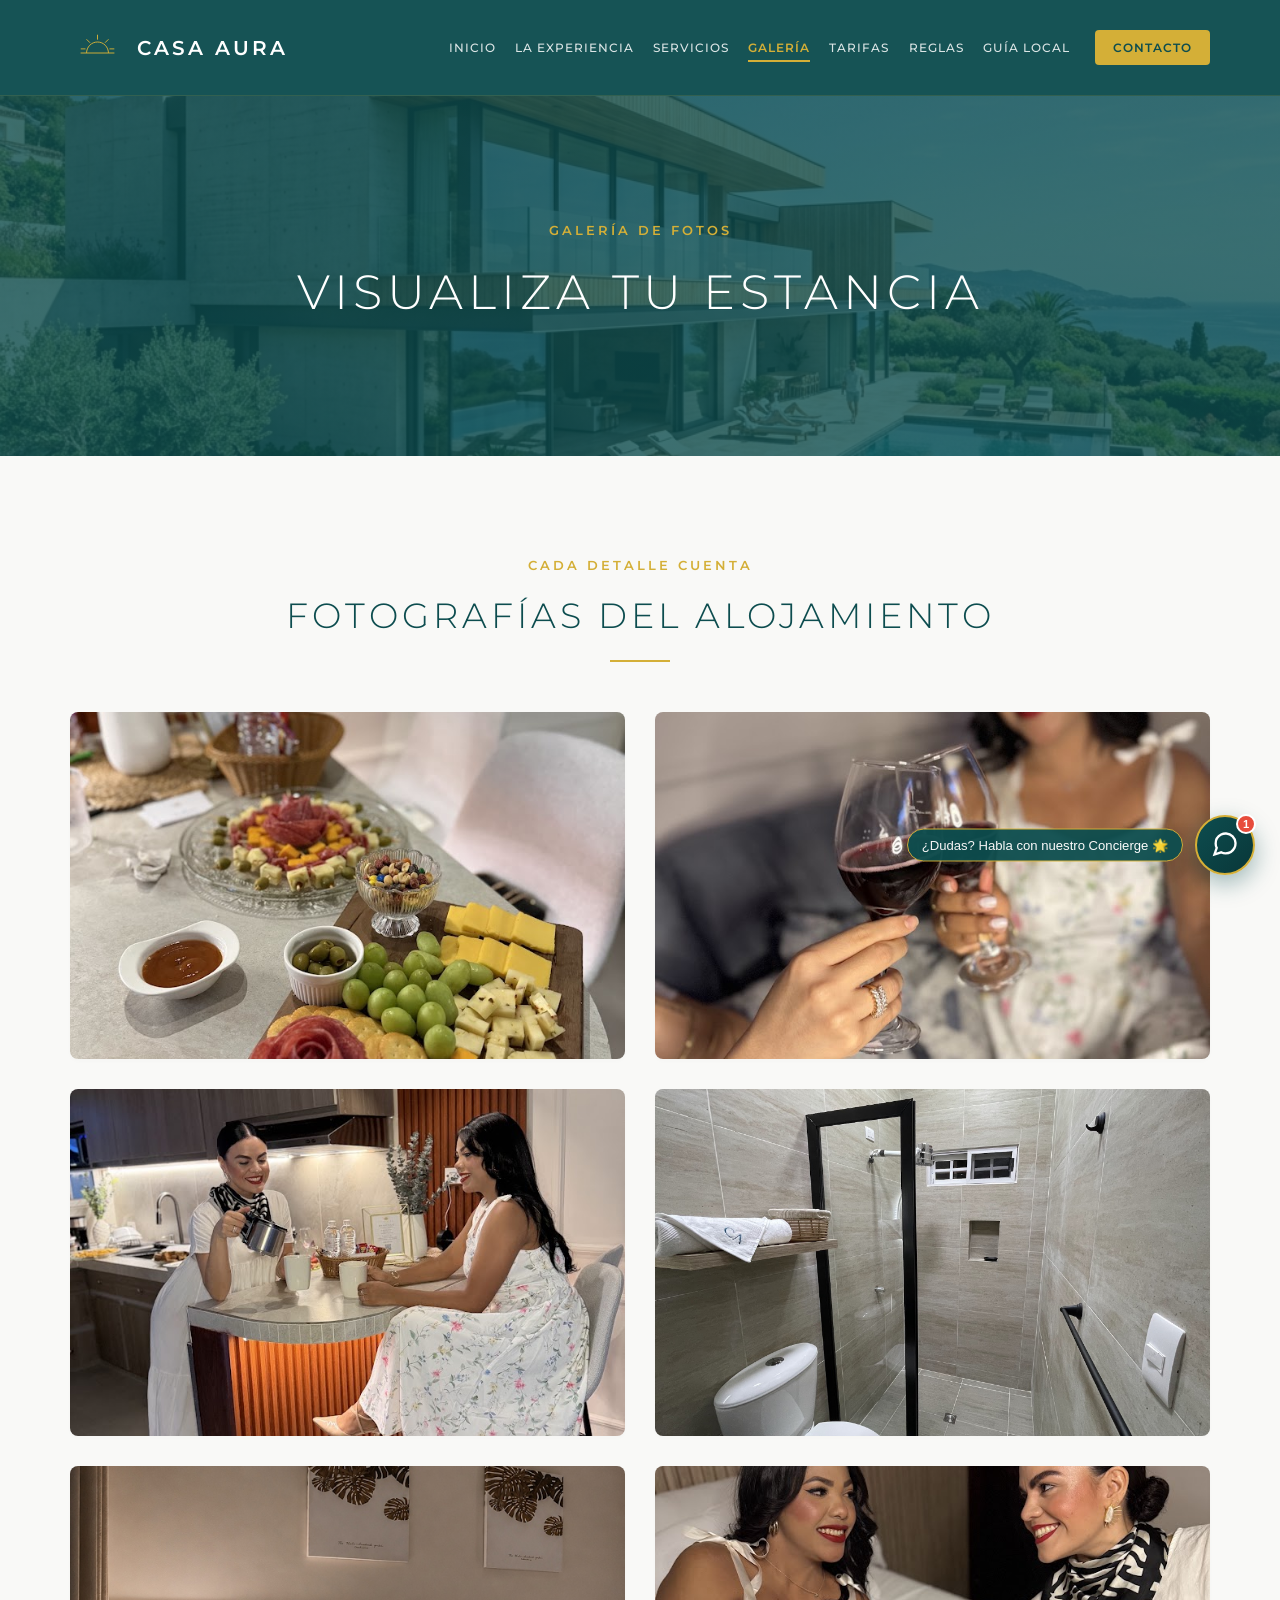
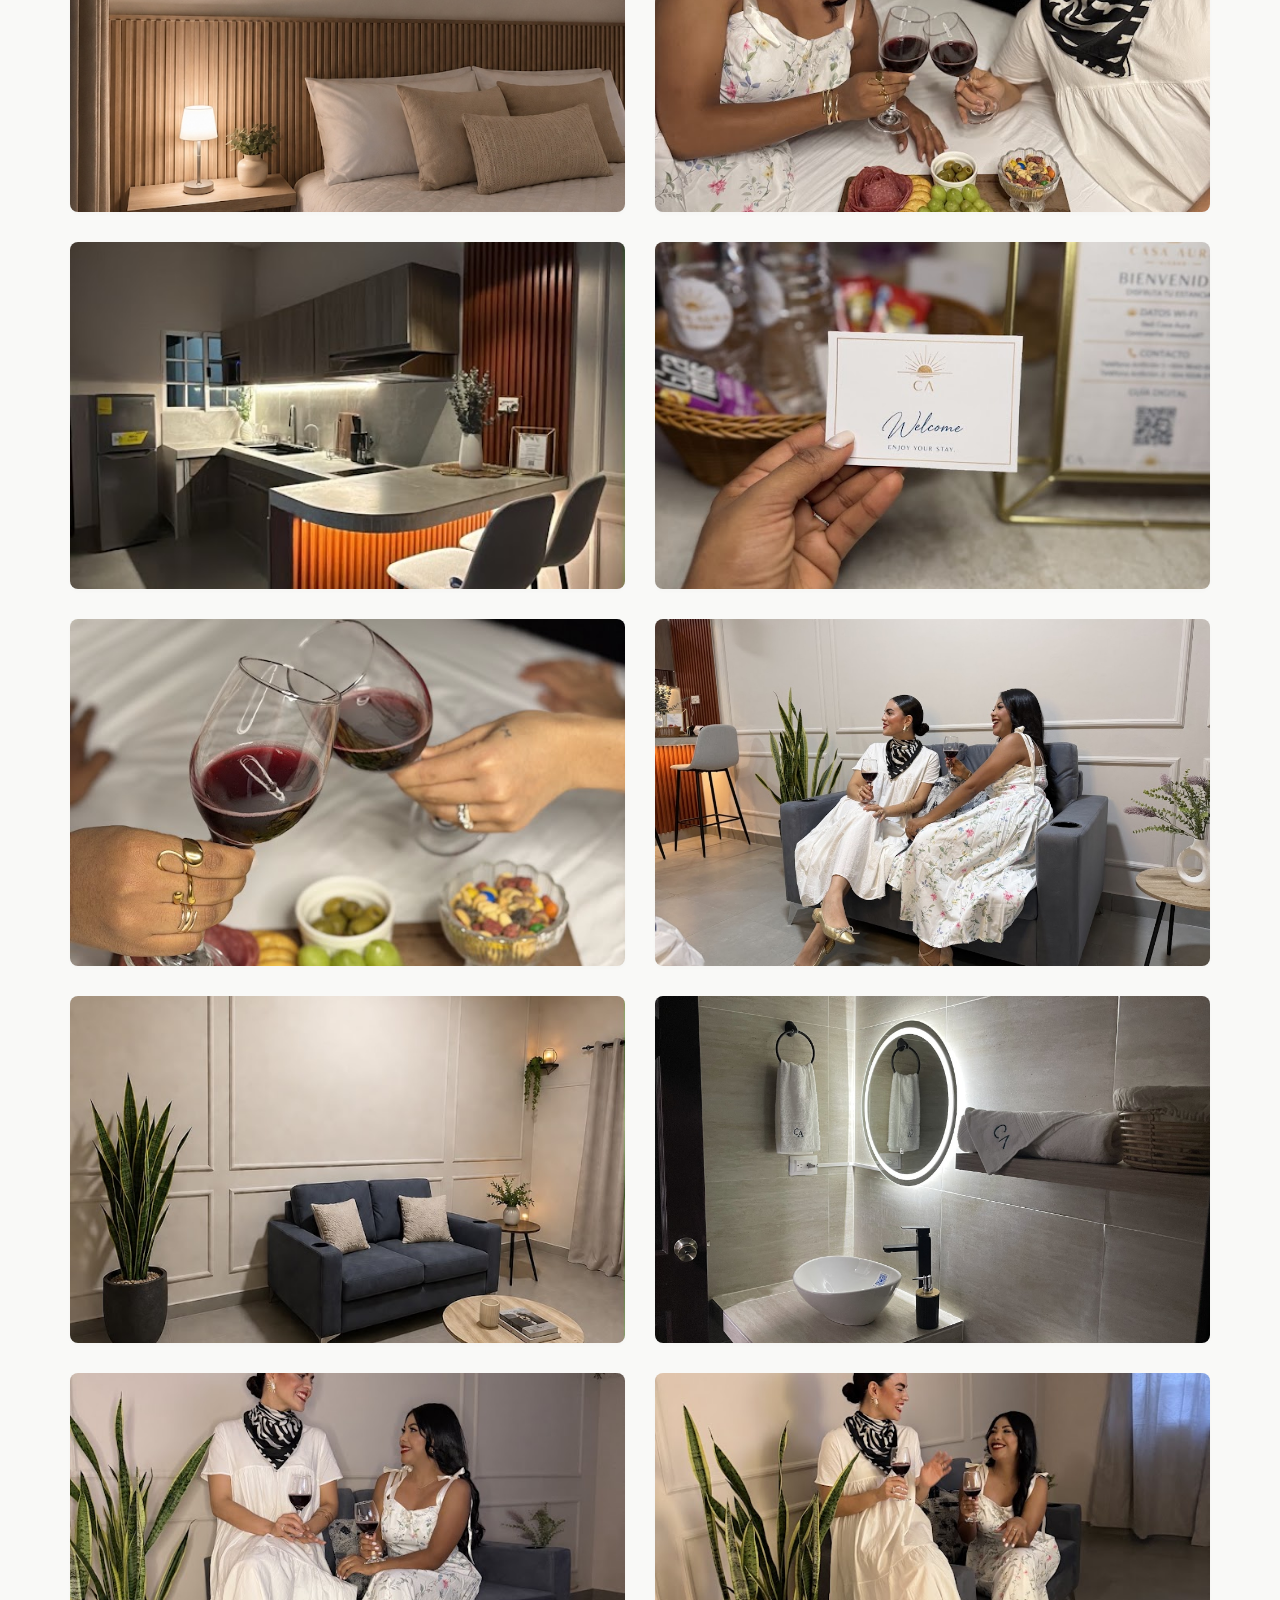
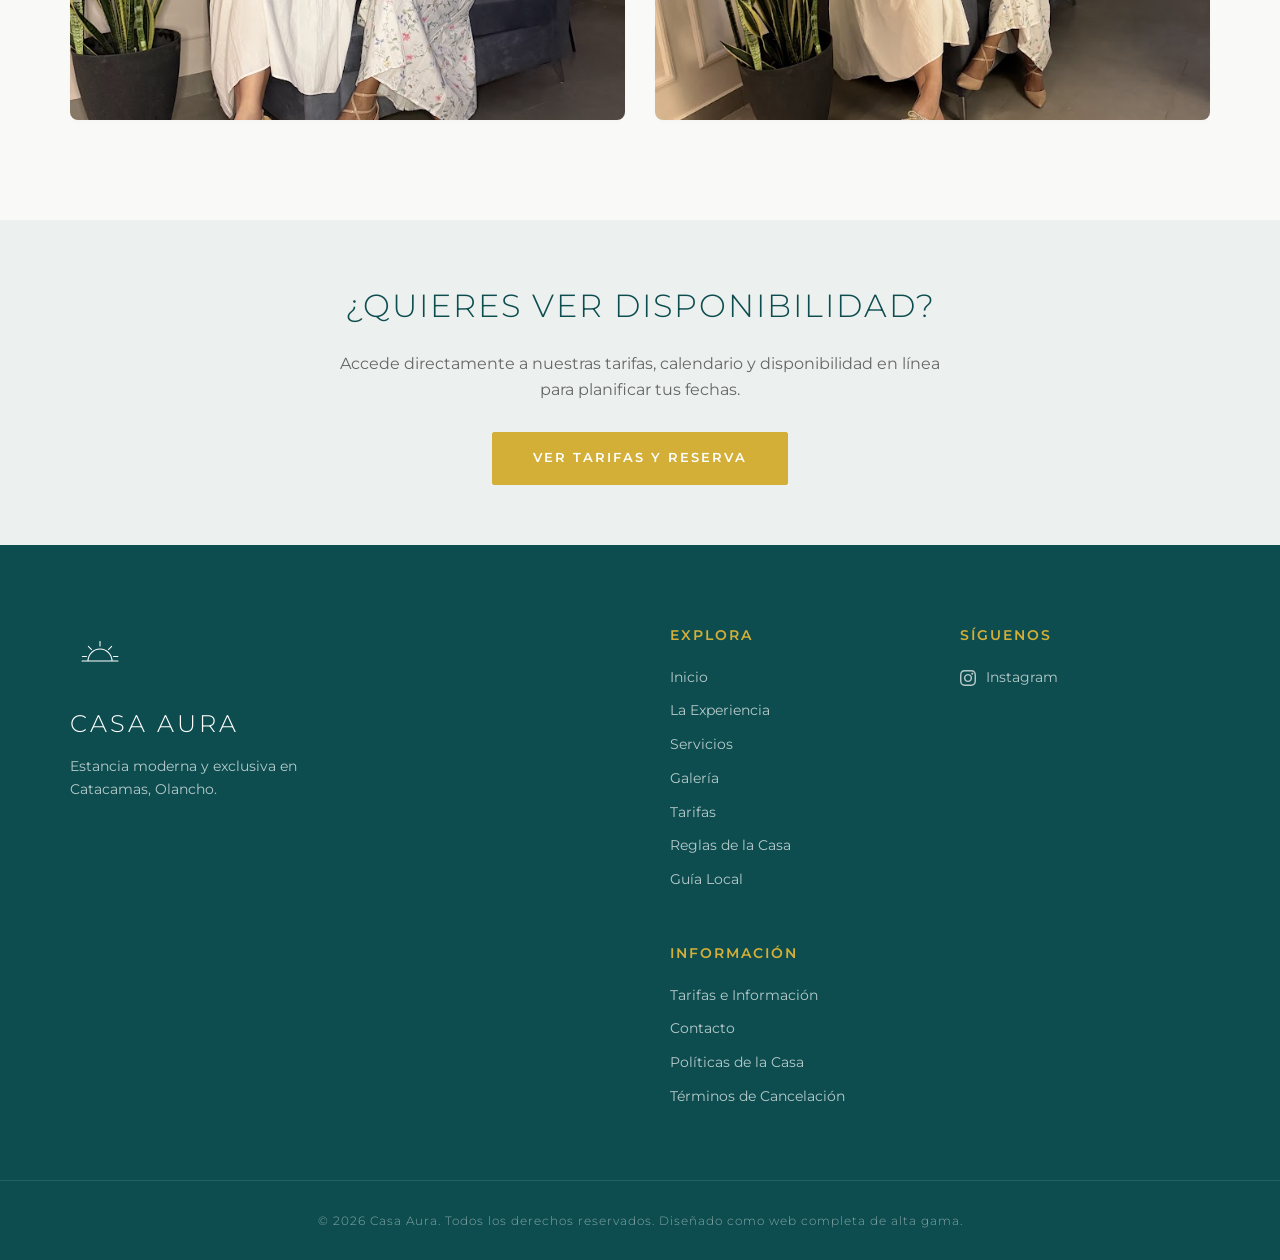
<file: galeria.html>
<!DOCTYPE html>
<html lang="es">
<head>
    <meta charset="UTF-8">
    <meta name="viewport" content="width=device-width, initial-scale=1.0">
    <title>Galería Exclusiva | Casa Aura Catacamas</title>
    <meta name="description" content="Recorre virtualmente las instalaciones de Casa Aura en Catacamas. Fotos reales de la cocina, las habitaciones de lujo, el área social y exteriores.">
    <!-- Open Graph -->
    <meta property="og:type" content="website">
    <meta property="og:title" content="Galería Exclusiva | Casa Aura Catacamas">
    <meta property="og:description" content="Visualiza tu estadía. Fotografías de alta resolución de las habitaciones, cocina y zonas comunes.">
    <meta property="og:image" content="assets/gallery_exterior.jpg">
    
    <link rel="icon" type="image/svg+xml" href="assets/logo.svg">
    <link rel="stylesheet" href="css/style.css">
    <script src="js/main.js" defer></script>
    <script src="js/chatbot.js" defer></script>
</head>
<body>
    <header>
        <div class="container header-container">
            <div class="logo-container">
                <img src="assets/logo.svg" alt="Casa Aura Logo" class="logo">
                <span class="logo-text">Casa Aura</span>
            </div>
            <button class="menu-toggle" aria-label="Abrir menú">
                <svg viewBox="0 0 24 24" width="24" height="24" stroke="currentColor" stroke-width="2" fill="none"><line x1="3" y1="12" x2="21" y2="12"></line><line x1="3" y1="6" x2="21" y2="6"></line><line x1="3" y1="18" x2="21" y2="18"></line></svg>
            </button>
            <nav>
                <a href="index.html">Inicio</a>
                <a href="experiencia.html">La Experiencia</a>
                <a href="servicios.html">Servicios</a>
                <a href="galeria.html" class="active">Galería</a>
                <a href="tarifas.html">Tarifas</a>
                <a href="reglas.html">Reglas</a>
                <a href="guia-local.html">Guía Local</a>
                <a href="contacto.html" class="btn-nav">Contacto</a>
            </nav>
        </div>
    </header>

    <!-- Page Banner -->
    <section class="page-banner" style="background-image: linear-gradient(rgba(13, 77, 79, 0.8), rgba(13, 77, 79, 0.8)), url('assets/gallery_exterior.jpg'); height: 40vh; display: flex; align-items: center; justify-content: center; text-align: center; color: white;">
        <div class="banner-content">
            <span class="section-tagline" style="color: var(--accent-color);">Galería de Fotos</span>
            <h1 style="font-size: 3rem; letter-spacing: 5px; font-weight: 300; text-transform: uppercase;">Visualiza tu Estancia</h1>
        </div>
    </section>

    <!-- Gallery Grid -->
    <section class="section section-gallery-page">
        <div class="container">
            <span class="section-tagline center">Cada Detalle Cuenta</span>
            <h2 class="section-title">Fotografías del Alojamiento</h2>
            
            <div class="gallery" style="display: grid; grid-template-columns: repeat(2, 1fr); gap: 30px; margin-top: 40px;">
                <div class="gallery-item" style="position: relative; aspect-ratio: 16/10; overflow: hidden; border-radius: 8px; box-shadow: var(--shadow-sm);">
                    <img src="assets/galeria_cama_amigas_1.png" alt="Desayuno en la Cama" style="width: 100%; height: 100%; object-fit: cover; display: block;">
                    <div class="gallery-overlay">
                        <span>Desayuno en la Cama</span>
                    </div>
                </div>
                <div class="gallery-item" style="position: relative; aspect-ratio: 16/10; overflow: hidden; border-radius: 8px; box-shadow: var(--shadow-sm);">
                    <img src="assets/galeria_cama_amigas_2.png" alt="Brindis en la Cama" style="width: 100%; height: 100%; object-fit: cover; display: block;">
                    <div class="gallery-overlay">
                        <span>Brindis en la Cama</span>
                    </div>
                </div>
                <div class="gallery-item" style="position: relative; aspect-ratio: 16/10; overflow: hidden; border-radius: 8px; box-shadow: var(--shadow-sm);">
                    <img src="assets/galeria_sala_amigas_1.jpg" alt="Amigas en la Sala de Estar" style="width: 100%; height: 100%; object-fit: cover; display: block;">
                    <div class="gallery-overlay">
                        <span>Amigas en la Sala de Estar</span>
                    </div>
                </div>
                <div class="gallery-item" style="position: relative; aspect-ratio: 16/10; overflow: hidden; border-radius: 8px; box-shadow: var(--shadow-sm);">
                    <img src="assets/galeria_sala_amigas_2.png" alt="Momento en la Sala" style="width: 100%; height: 100%; object-fit: cover; display: block;">
                    <div class="gallery-overlay">
                        <span>Momento en la Sala</span>
                    </div>
                </div>
                <div class="gallery-item" style="position: relative; aspect-ratio: 16/10; overflow: hidden; border-radius: 8px; box-shadow: var(--shadow-sm);">
                    <img src="assets/galeria_cocina_tabla.png" alt="Tabla de Charcutería en la Cocina" style="width: 100%; height: 100%; object-fit: cover; display: block;">
                    <div class="gallery-overlay">
                        <span>Tabla de Charcutería</span>
                    </div>
                </div>
                <div class="gallery-item" style="position: relative; aspect-ratio: 16/10; overflow: hidden; border-radius: 8px; box-shadow: var(--shadow-sm);">
                    <img src="assets/galeria_bienvenida.png" alt="Detalle de Bienvenida" style="width: 100%; height: 100%; object-fit: cover; display: block;">
                    <div class="gallery-overlay">
                        <span>Detalle de Bienvenida</span>
                    </div>
                </div>
                <div class="gallery-item" style="position: relative; aspect-ratio: 16/10; overflow: hidden; border-radius: 8px; box-shadow: var(--shadow-sm);">
                    <img src="assets/galeria_brindis_amigas.png" alt="Brindis y Celebración" style="width: 100%; height: 100%; object-fit: cover; display: block;">
                    <div class="gallery-overlay">
                        <span>Brindis y Celebración</span>
                    </div>
                </div>
                <div class="gallery-item" style="position: relative; aspect-ratio: 16/10; overflow: hidden; border-radius: 8px; box-shadow: var(--shadow-sm);">
                    <img src="assets/galeria_ducha.png" alt="Ducha Moderna" style="width: 100%; height: 100%; object-fit: cover; display: block;">
                    <div class="gallery-overlay">
                        <span>Ducha Moderna</span>
                    </div>
                </div>
                <div class="gallery-item" style="position: relative; aspect-ratio: 16/10; overflow: hidden; border-radius: 8px; box-shadow: var(--shadow-sm);">
                    <img src="assets/galeria_bano_lavabo.png" alt="Lavabo Elegante" style="width: 100%; height: 100%; object-fit: cover; display: block;">
                    <div class="gallery-overlay">
                        <span>Lavabo Elegante</span>
                    </div>
                </div>
                <div class="gallery-item" style="position: relative; aspect-ratio: 16/10; overflow: hidden; border-radius: 8px; box-shadow: var(--shadow-sm);">
                    <img src="assets/galeria_sala_vacia.png" alt="Sala de Estar Acogedora" style="width: 100%; height: 100%; object-fit: cover; display: block;">
                    <div class="gallery-overlay">
                        <span>Sala de Estar Acogedora</span>
                    </div>
                </div>
                <div class="gallery-item" style="position: relative; aspect-ratio: 16/10; overflow: hidden; border-radius: 8px; box-shadow: var(--shadow-sm);">
                    <img src="assets/galeria_cocina_bar.png" alt="Cocina con Barra" style="width: 100%; height: 100%; object-fit: cover; display: block;">
                    <div class="gallery-overlay">
                        <span>Cocina con Barra</span>
                    </div>
                </div>
                <div class="gallery-item" style="position: relative; aspect-ratio: 16/10; overflow: hidden; border-radius: 8px; box-shadow: var(--shadow-sm);">
                    <img src="assets/galeria_cocina_amigas_3.png" alt="Compartiendo en la Cocina" style="width: 100%; height: 100%; object-fit: cover; display: block;">
                    <div class="gallery-overlay">
                        <span>Compartiendo en la Cocina</span>
                    </div>
                </div>
                <div class="gallery-item" style="position: relative; aspect-ratio: 16/10; overflow: hidden; border-radius: 8px; box-shadow: var(--shadow-sm);">
                    <img src="assets/galeria_sala_amigas_3.png" alt="Risas en la Sala" style="width: 100%; height: 100%; object-fit: cover; display: block;">
                    <div class="gallery-overlay">
                        <span>Risas en la Sala</span>
                    </div>
                </div>
                <div class="gallery-item" style="position: relative; aspect-ratio: 16/10; overflow: hidden; border-radius: 8px; box-shadow: var(--shadow-sm);">
                    <img src="assets/galeria_cama_principal_3.jpg" alt="Detalle del Dormitorio" style="width: 100%; height: 100%; object-fit: cover; display: block;">
                    <div class="gallery-overlay">
                        <span>Detalle del Dormitorio</span>
                    </div>
                </div>
            </div>
        </div>
    </section>

    <!-- Airbnb banner -->
    <section class="section" style="background-color: var(--primary-ultra-light); text-align: center; padding: 60px 0;">
        <div class="container">
            <h2 style="color: var(--primary-color); font-weight: 300; letter-spacing: 2px; margin-bottom: 20px; font-size: 2rem;">¿QUIERES VER DISPONIBILIDAD?</h2>
            <p style="color: var(--text-muted); margin-bottom: 30px; max-width: 600px; margin-left: auto; margin-right: auto;">Accede directamente a nuestras tarifas, calendario y disponibilidad en línea para planificar tus fechas.</p>
            <a href="tarifas.html" class="btn">Ver Tarifas y Reserva</a>
        </div>
    </section>

    <footer>
        <div class="container footer-content">
            <div class="footer-brand">
                <img src="assets/logo.svg" alt="Casa Aura Logo" class="footer-logo">
                <h3>Casa Aura</h3>
                <p>Estancia moderna y exclusiva en Catacamas, Olancho.</p>
            </div>
            <div class="footer-links">
                <div>
                    <h4>Explora</h4>
                    <a href="index.html">Inicio</a>
                    <a href="experiencia.html">La Experiencia</a>
                    <a href="servicios.html">Servicios</a>
                    <a href="galeria.html">Galería</a>
                    <a href="tarifas.html">Tarifas</a>
                    <a href="reglas.html">Reglas de la Casa</a>
                    <a href="guia-local.html">Guía Local</a>
                </div>
                <div>
                    <h4>Síguenos</h4>
                    <a href="https://www.instagram.com/casaaura1503?igsh=ZmV0ZGM2ZmhpMXc1&utm_source=qr" target="_blank" class="footer-social">
                        <svg viewBox="0 0 24 24" width="16" height="16" fill="currentColor" style="margin-right: 6px; vertical-align: middle;"><path d="M12 2.163c3.204 0 3.584.012 4.85.07 3.252.148 4.771 1.691 4.919 4.919.058 1.265.069 1.645.069 4.849 0 3.205-.012 3.584-.069 4.849-.149 3.225-1.664 4.771-4.919 4.919-1.266.058-1.644.07-4.85.07-3.204 0-3.584-.012-4.849-.07-3.26-.149-4.771-1.699-4.919-4.92-.058-1.265-.07-1.644-.07-4.849 0-3.204.013-3.583.07-4.849.149-3.227 1.664-4.771 4.919-4.919 1.266-.057 1.645-.069 4.849-.069zm0-2.163c-3.259 0-3.667.014-4.947.072-4.358.2-6.78 2.618-6.98 6.98-.059 1.281-.073 1.689-.073 4.948 0 3.259.014 3.668.072 4.948.2 4.358 2.618 6.78 6.98 6.98 1.281.058 1.689.072 4.948.072 3.259 0 3.668-.014 4.948-.072 4.354-.2 6.782-2.618 6.979-6.98.059-1.28.073-1.689.073-4.948 0-3.259-.014-3.667-.072-4.947-.196-4.354-2.617-6.78-6.979-6.98-1.281-.059-1.69-.073-4.949-.073zm0 5.838c-3.403 0-6.162 2.759-6.162 6.162s2.759 6.163 6.162 6.163 6.162-2.759 6.162-6.163c0-3.403-2.759-6.162-6.162-6.162zm0 10.162c-2.209 0-4-1.79-4-4 0-2.209 1.791-4 4-4s4 1.791 4 4c0 2.21-1.791 4-4 4zm6.406-11.845c-.796 0-1.441.645-1.441 1.44s.645 1.44 1.441 1.44c.795 0 1.439-.645 1.439-1.44s-.644-1.44-1.439-1.44z"/></svg>
                        Instagram
                    </a>
                </div>
                <div>
                    <h4>Información</h4>
                    <a href="tarifas.html">Tarifas e Información</a>
                    <a href="contacto.html">Contacto</a>
                    <a href="reglas.html">Políticas de la Casa</a>
                    <a href="contacto.html">Términos de Cancelación</a>
                </div>
            </div>
        </div>
        <div class="footer-bottom">
            <div class="container">
                <p>&copy; 2026 Casa Aura. Todos los derechos reservados. Diseñado como web completa de alta gama.</p>
            </div>
        </div>
    </footer>
</body>
</html>
</file>
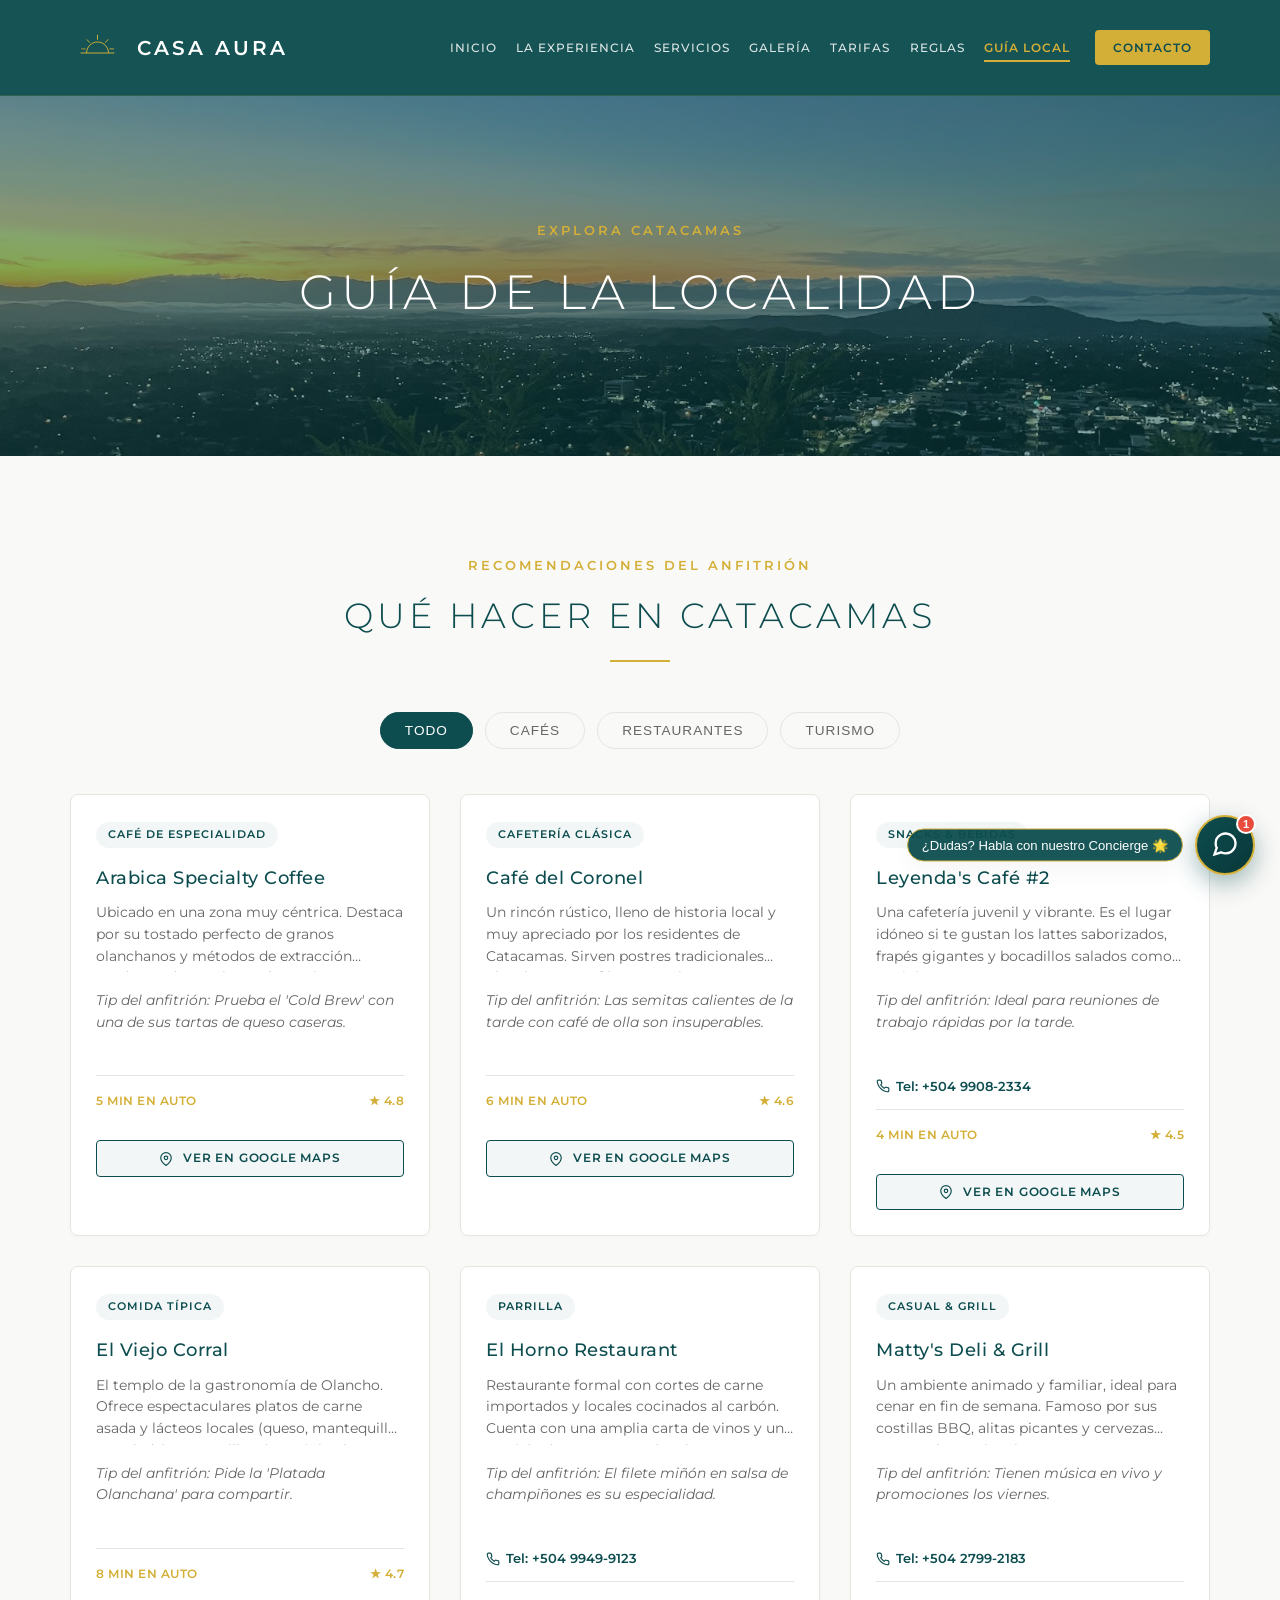
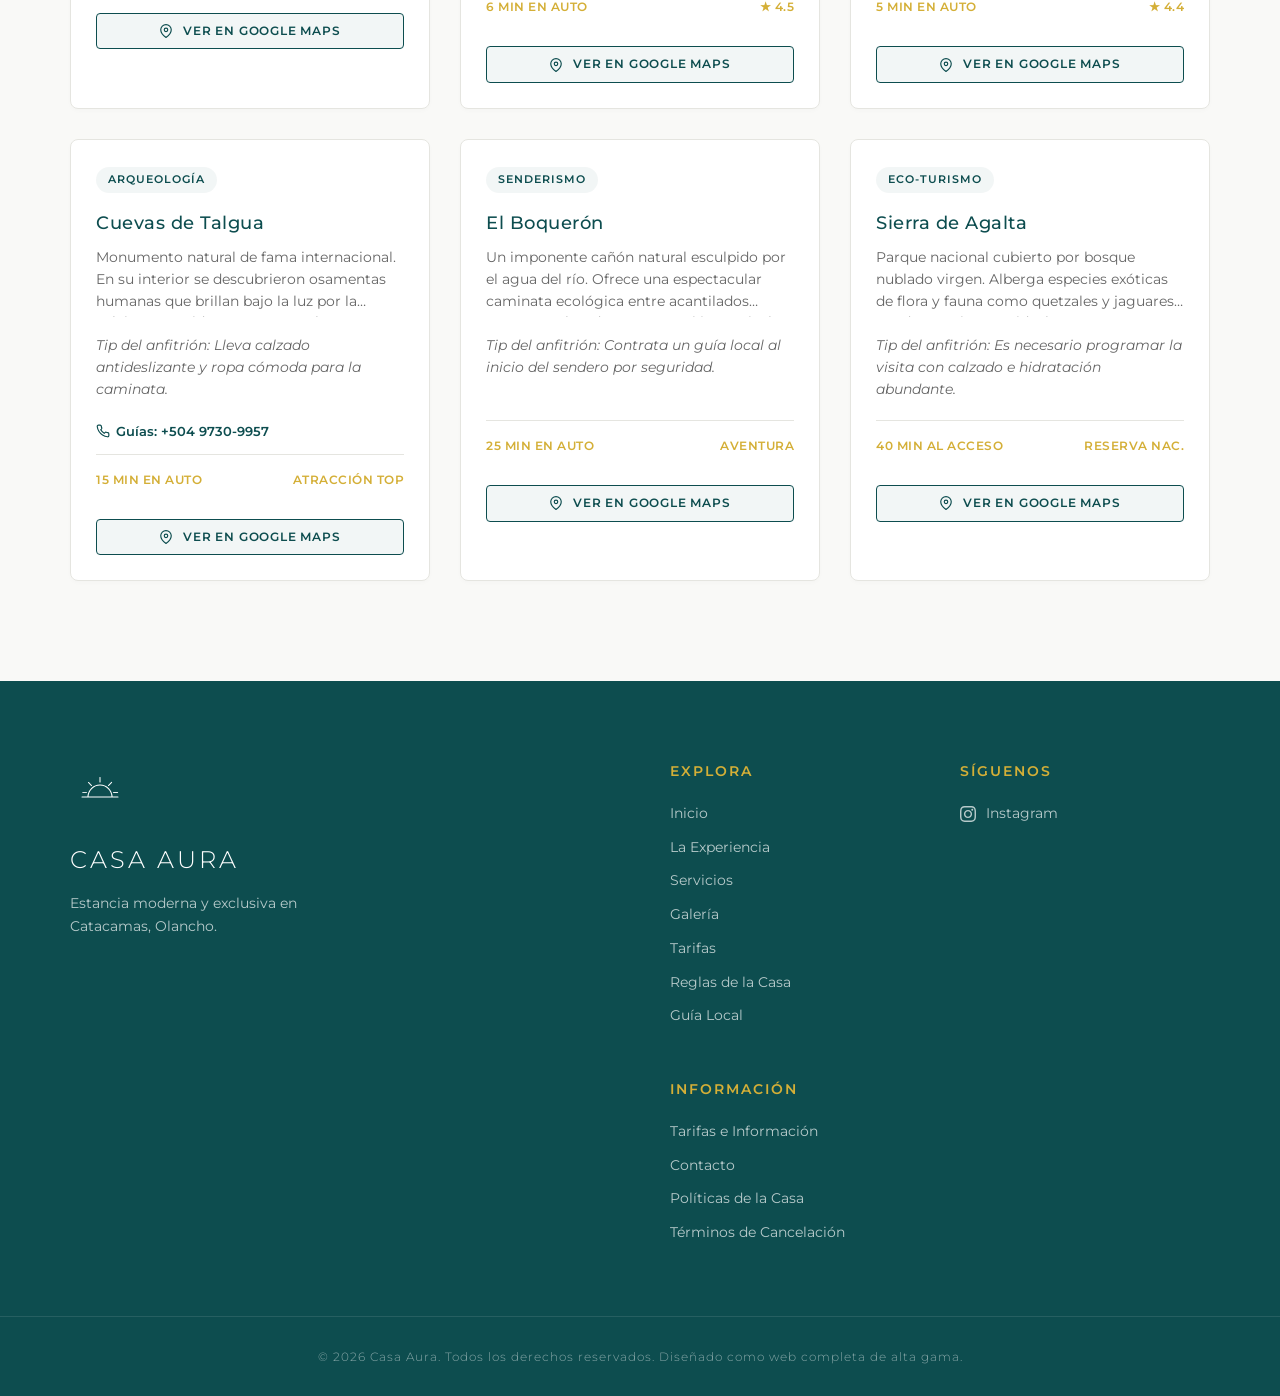
<file: guia-local.html>
<!DOCTYPE html>
<html lang="es">
<head>
    <meta charset="UTF-8">
    <meta name="viewport" content="width=device-width, initial-scale=1.0">
    <title>Guía Local de Catacamas | Casa Aura</title>
    <meta name="description" content="Guía turística de Catacamas, Olancho. Descubre los mejores cafés, restaurantes típicos de comida olanchana y atracciones turísticas como las Cuevas de Talgua.">
    <!-- Open Graph -->
    <meta property="og:type" content="website">
    <meta property="og:title" content="Guía Local de Catacamas | Casa Aura">
    <meta property="og:description" content="Recomendaciones locales curadas por nuestros anfitriones: restaurantes, cafés y ecoturismo en Catacamas.">
    
    <link rel="icon" type="image/svg+xml" href="assets/logo.svg">
    <link rel="stylesheet" href="css/style.css">
    <script src="js/main.js" defer></script>
    <script src="js/chatbot.js" defer></script>
</head>
<body>
    <header>
        <div class="container header-container">
            <div class="logo-container">
                <img src="assets/logo.svg" alt="Casa Aura Logo" class="logo">
                <span class="logo-text">Casa Aura</span>
            </div>
            <button class="menu-toggle" aria-label="Abrir menú">
                <svg viewBox="0 0 24 24" width="24" height="24" stroke="currentColor" stroke-width="2" fill="none"><line x1="3" y1="12" x2="21" y2="12"></line><line x1="3" y1="6" x2="21" y2="6"></line><line x1="3" y1="18" x2="21" y2="18"></line></svg>
            </button>
            <nav>
                <a href="index.html">Inicio</a>
                <a href="experiencia.html">La Experiencia</a>
                <a href="servicios.html">Servicios</a>
                <a href="galeria.html">Galería</a>
                <a href="tarifas.html">Tarifas</a>
                <a href="reglas.html">Reglas</a>
                <a href="guia-local.html" class="active">Guía Local</a>
                <a href="contacto.html" class="btn-nav">Contacto</a>
            </nav>
        </div>
    </header>

    <!-- Page Banner -->
    <section class="page-banner" style="background-image: linear-gradient(rgba(13, 77, 79, 0.5), rgba(13, 77, 79, 0.5)), url('assets/catacamas_sunset.jpg'); height: 40vh; display: flex; align-items: center; justify-content: center; text-align: center; color: white;">
        <div class="banner-content">
            <span class="section-tagline" style="color: var(--accent-color);">Explora Catacamas</span>
            <h1 style="font-size: 3rem; letter-spacing: 5px; font-weight: 300; text-transform: uppercase;">Guía de la Localidad</h1>
        </div>
    </section>

    <!-- Local Guide Section -->
    <section class="section section-guide-page">
        <div class="container">
            <span class="section-tagline center">Recomendaciones del Anfitrión</span>
            <h2 class="section-title">Qué Hacer en Catacamas</h2>
            
            <div class="guide-tabs">
                <button class="tab-btn active" data-target="all">Todo</button>
                <button class="tab-btn" data-target="cafes">Cafés</button>
                <button class="tab-btn" data-target="restaurantes">Restaurantes</button>
                <button class="tab-btn" data-target="turismo">Turismo</button>
            </div>

            <div class="guide-content" style="grid-template-columns: repeat(3, 1fr);">
                <!-- Cafe 1 -->
                <div class="guide-card" data-category="cafes" style="animation: fadeIn 0.5s ease forwards;">
                    <div class="guide-card-body">
                        <span class="guide-badge">Café de Especialidad</span>
                        <h3>Arabica Specialty Coffee</h3>
                        <p>Ubicado en una zona muy céntrica. Destaca por su tostado perfecto de granos olanchanos y métodos de extracción modernos (V60, Chemex). Excelente ambiente and buena conexión a internet.</p>
                        <p style="font-size: 0.85rem; color: var(--text-muted); font-style: italic; margin-bottom: 15px;">Tip del anfitrión: Prueba el 'Cold Brew' con una de sus tartas de queso caseras.</p>
                        <div class="guide-meta" style="margin-bottom: 15px;">
                            <span>5 min en auto</span>
                            <span>★ 4.8</span>
                        </div>
                        <a href="https://maps.google.com/?q=Arabica+Specialty+Coffee+Catacamas" target="_blank" class="btn-card-map">
                            <svg viewBox="0 0 24 24" width="14" height="14" stroke="currentColor" stroke-width="2" fill="none" style="vertical-align: middle; margin-right: 4px;"><path d="M21 10c0 7-9 13-9 13s-9-6-9-13a9 9 0 0 1 18 0z"/><circle cx="12" cy="10" r="3"/></svg>
                            Ver en Google Maps
                        </a>
                    </div>
                </div>

                <!-- Cafe 2 -->
                <div class="guide-card" data-category="cafes" style="animation: fadeIn 0.5s ease forwards;">
                    <div class="guide-card-body">
                        <span class="guide-badge">Cafetería Clásica</span>
                        <h3>Café del Coronel</h3>
                        <p>Un rincón rústico, lleno de historia local y muy apreciado por los residentes de Catacamas. Sirven postres tradicionales olanchanos y café con canela.</p>
                        <p style="font-size: 0.85rem; color: var(--text-muted); font-style: italic; margin-bottom: 15px;">Tip del anfitrión: Las semitas calientes de la tarde con café de olla son insuperables.</p>
                        <div class="guide-meta" style="margin-bottom: 15px;">
                            <span>6 min en auto</span>
                            <span>★ 4.6</span>
                        </div>
                        <a href="https://maps.google.com/?q=Cafe+del+Coronel+Catacamas" target="_blank" class="btn-card-map">
                            <svg viewBox="0 0 24 24" width="14" height="14" stroke="currentColor" stroke-width="2" fill="none" style="vertical-align: middle; margin-right: 4px;"><path d="M21 10c0 7-9 13-9 13s-9-6-9-13a9 9 0 0 1 18 0z"/><circle cx="12" cy="10" r="3"/></svg>
                            Ver en Google Maps
                        </a>
                    </div>
                </div>

                <!-- Cafe 3 -->
                <div class="guide-card" data-category="cafes" style="animation: fadeIn 0.5s ease forwards;">
                    <div class="guide-card-body">
                        <span class="guide-badge">Snacks & Bebidas</span>
                        <h3>Leyenda's Café #2</h3>
                        <p>Una cafetería juvenil y vibrante. Es el lugar idóneo si te gustan los lattes saborizados, frapés gigantes y bocadillos salados como paninis y wraps.</p>
                        <p style="font-size: 0.85rem; color: var(--text-muted); font-style: italic; margin-bottom: 15px;">Tip del anfitrión: Ideal para reuniones de trabajo rápidas por la tarde.</p>
                        <div class="guide-contact">
                            <svg viewBox="0 0 24 24" width="14" height="14" stroke="currentColor" stroke-width="2" fill="none" style="vertical-align: middle;"><path d="M22 16.92v3a2 2 0 0 1-2.18 2 19.79 19.79 0 0 1-8.63-3.07 19.5 19.5 0 0 1-6-6 19.79 19.79 0 0 1-3.07-8.67A2 2 0 0 1 4.11 2h3a2 2 0 0 1 2 1.72 12.84 12.84 0 0 0 .7 2.81 2 2 0 0 1-.45 2.11L8.09 9.91a16 16 0 0 0 6 6l1.27-1.27a2 2 0 0 1 2.11-.45 12.84 12.84 0 0 0 2.81.7A2 2 0 0 1 22 16.92z"/></svg>
                            Tel: +504 9908-2334
                        </div>
                        <div class="guide-meta" style="margin-bottom: 15px;">
                            <span>4 min en auto</span>
                            <span>★ 4.5</span>
                        </div>
                        <a href="https://maps.google.com/?q=Leyendas+Cafe+Catacamas" target="_blank" class="btn-card-map">
                            <svg viewBox="0 0 24 24" width="14" height="14" stroke="currentColor" stroke-width="2" fill="none" style="vertical-align: middle; margin-right: 4px;"><path d="M21 10c0 7-9 13-9 13s-9-6-9-13a9 9 0 0 1 18 0z"/><circle cx="12" cy="10" r="3"/></svg>
                            Ver en Google Maps
                        </a>
                    </div>
                </div>

                <!-- Restaurante 1 -->
                <div class="guide-card" data-category="restaurantes" style="animation: fadeIn 0.5s ease forwards;">
                    <div class="guide-card-body">
                        <span class="guide-badge">Comida Típica</span>
                        <h3>El Viejo Corral</h3>
                        <p>El templo de la gastronomía de Olancho. Ofrece espectaculares platos de carne asada y lácteos locales (queso, mantequilla y cuajada) con tortillas de maíz hechas a mano en el momento.</p>
                        <p style="font-size: 0.85rem; color: var(--text-muted); font-style: italic; margin-bottom: 15px;">Tip del anfitrión: Pide la 'Platada Olanchana' para compartir.</p>
                        <div class="guide-meta" style="margin-bottom: 15px;">
                            <span>8 min en auto</span>
                            <span>★ 4.7</span>
                        </div>
                        <a href="https://maps.google.com/?q=El+Viejo+Corral+Catacamas" target="_blank" class="btn-card-map">
                            <svg viewBox="0 0 24 24" width="14" height="14" stroke="currentColor" stroke-width="2" fill="none" style="vertical-align: middle; margin-right: 4px;"><path d="M21 10c0 7-9 13-9 13s-9-6-9-13a9 9 0 0 1 18 0z"/><circle cx="12" cy="10" r="3"/></svg>
                            Ver en Google Maps
                        </a>
                    </div>
                </div>

                <!-- Restaurante 2 -->
                <div class="guide-card" data-category="restaurantes" style="animation: fadeIn 0.5s ease forwards;">
                    <div class="guide-card-body">
                        <span class="guide-badge">Parrilla</span>
                        <h3>El Horno Restaurant</h3>
                        <p>Restaurante formal con cortes de carne importados y locales cocinados al carbón. Cuenta con una amplia carta de vinos y un servicio de mesa excepcional.</p>
                        <p style="font-size: 0.85rem; color: var(--text-muted); font-style: italic; margin-bottom: 15px;">Tip del anfitrión: El filete miñón en salsa de champiñones es su especialidad.</p>
                        <div class="guide-contact">
                            <svg viewBox="0 0 24 24" width="14" height="14" stroke="currentColor" stroke-width="2" fill="none" style="vertical-align: middle;"><path d="M22 16.92v3a2 2 0 0 1-2.18 2 19.79 19.79 0 0 1-8.63-3.07 19.5 19.5 0 0 1-6-6 19.79 19.79 0 0 1-3.07-8.67A2 2 0 0 1 4.11 2h3a2 2 0 0 1 2 1.72 12.84 12.84 0 0 0 .7 2.81 2 2 0 0 1-.45 2.11L8.09 9.91a16 16 0 0 0 6 6l1.27-1.27a2 2 0 0 1 2.11-.45 12.84 12.84 0 0 0 2.81.7A2 2 0 0 1 22 16.92z"/></svg>
                            Tel: +504 9949-9123
                        </div>
                        <div class="guide-meta" style="margin-bottom: 15px;">
                            <span>6 min en auto</span>
                            <span>★ 4.5</span>
                        </div>
                        <a href="https://maps.google.com/?q=El+Horno+Restaurant+Catacamas" target="_blank" class="btn-card-map">
                            <svg viewBox="0 0 24 24" width="14" height="14" stroke="currentColor" stroke-width="2" fill="none" style="vertical-align: middle; margin-right: 4px;"><path d="M21 10c0 7-9 13-9 13s-9-6-9-13a9 9 0 0 1 18 0z"/><circle cx="12" cy="10" r="3"/></svg>
                            Ver en Google Maps
                        </a>
                    </div>
                </div>

                <!-- Restaurante 3 -->
                <div class="guide-card" data-category="restaurantes" style="animation: fadeIn 0.5s ease forwards;">
                    <div class="guide-card-body">
                        <span class="guide-badge">Casual & Grill</span>
                        <h3>Matty's Deli & Grill</h3>
                        <p>Un ambiente animado y familiar, ideal para cenar en fin de semana. Famoso por sus costillas BBQ, alitas picantes y cervezas artesanales nacionales.</p>
                        <p style="font-size: 0.85rem; color: var(--text-muted); font-style: italic; margin-bottom: 15px;">Tip del anfitrión: Tienen música en vivo y promociones los viernes.</p>
                        <div class="guide-contact">
                            <svg viewBox="0 0 24 24" width="14" height="14" stroke="currentColor" stroke-width="2" fill="none" style="vertical-align: middle;"><path d="M22 16.92v3a2 2 0 0 1-2.18 2 19.79 19.79 0 0 1-8.63-3.07 19.5 19.5 0 0 1-6-6 19.79 19.79 0 0 1-3.07-8.67A2 2 0 0 1 4.11 2h3a2 2 0 0 1 2 1.72 12.84 12.84 0 0 0 .7 2.81 2 2 0 0 1-.45 2.11L8.09 9.91a16 16 0 0 0 6 6l1.27-1.27a2 2 0 0 1 2.11-.45 12.84 12.84 0 0 0 2.81.7A2 2 0 0 1 22 16.92z"/></svg>
                            Tel: +504 2799-2183
                        </div>
                        <div class="guide-meta" style="margin-bottom: 15px;">
                            <span>5 min en auto</span>
                            <span>★ 4.4</span>
                        </div>
                        <a href="https://maps.google.com/?q=Mattys+Deli+Grill+Catacamas" target="_blank" class="btn-card-map">
                            <svg viewBox="0 0 24 24" width="14" height="14" stroke="currentColor" stroke-width="2" fill="none" style="vertical-align: middle; margin-right: 4px;"><path d="M21 10c0 7-9 13-9 13s-9-6-9-13a9 9 0 0 1 18 0z"/><circle cx="12" cy="10" r="3"/></svg>
                            Ver en Google Maps
                        </a>
                    </div>
                </div>

                <!-- Turismo 1 -->
                <div class="guide-card" data-category="turismo" style="animation: fadeIn 0.5s ease forwards;">
                    <div class="guide-card-body">
                        <span class="guide-badge">Arqueología</span>
                        <h3>Cuevas de Talgua</h3>
                        <p>Monumento natural de fama internacional. En su interior se descubrieron osamentas humanas que brillan bajo la luz por la calcita, conocidas como 'Las calaveras luminosas'. Cuenta con senderos y un museo histórico.</p>
                        <p style="font-size: 0.85rem; color: var(--text-muted); font-style: italic; margin-bottom: 15px;">Tip del anfitrión: Lleva calzado antideslizante y ropa cómoda para la caminata.</p>
                        <div class="guide-contact">
                            <svg viewBox="0 0 24 24" width="14" height="14" stroke="currentColor" stroke-width="2" fill="none" style="vertical-align: middle;"><path d="M22 16.92v3a2 2 0 0 1-2.18 2 19.79 19.79 0 0 1-8.63-3.07 19.5 19.5 0 0 1-6-6 19.79 19.79 0 0 1-3.07-8.67A2 2 0 0 1 4.11 2h3a2 2 0 0 1 2 1.72 12.84 12.84 0 0 0 .7 2.81 2 2 0 0 1-.45 2.11L8.09 9.91a16 16 0 0 0 6 6l1.27-1.27a2 2 0 0 1 2.11-.45 12.84 12.84 0 0 0 2.81.7A2 2 0 0 1 22 16.92z"/></svg>
                            Guías: +504 9730-9957
                        </div>
                        <div class="guide-meta" style="margin-bottom: 15px;">
                            <span>15 min en auto</span>
                            <span>Atracción Top</span>
                        </div>
                        <a href="https://maps.google.com/?q=Cuevas+de+Talgua+Catacamas" target="_blank" class="btn-card-map">
                            <svg viewBox="0 0 24 24" width="14" height="14" stroke="currentColor" stroke-width="2" fill="none" style="vertical-align: middle; margin-right: 4px;"><path d="M21 10c0 7-9 13-9 13s-9-6-9-13a9 9 0 0 1 18 0z"/><circle cx="12" cy="10" r="3"/></svg>
                            Ver en Google Maps
                        </a>
                    </div>
                </div>

                <!-- Turismo 2 -->
                <div class="guide-card" data-category="turismo" style="animation: fadeIn 0.5s ease forwards;">
                    <div class="guide-card-body">
                        <span class="guide-badge">Senderismo</span>
                        <h3>El Boquerón</h3>
                        <p>Un imponente cañón natural esculpido por el agua del río. Ofrece una espectacular caminata ecológica entre acantilados rocosos y abundante vegetación tropical.</p>
                        <p style="font-size: 0.85rem; color: var(--text-muted); font-style: italic; margin-bottom: 15px;">Tip del anfitrión: Contrata un guía local al inicio del sendero por seguridad.</p>
                        <div class="guide-meta" style="margin-bottom: 15px;">
                            <span>25 min en auto</span>
                            <span>Aventura</span>
                        </div>
                        <a href="https://maps.google.com/?q=Parque+Nacional+El+Boqueron+Olancho" target="_blank" class="btn-card-map">
                            <svg viewBox="0 0 24 24" width="14" height="14" stroke="currentColor" stroke-width="2" fill="none" style="vertical-align: middle; margin-right: 4px;"><path d="M21 10c0 7-9 13-9 13s-9-6-9-13a9 9 0 0 1 18 0z"/><circle cx="12" cy="10" r="3"/></svg>
                            Ver en Google Maps
                        </a>
                    </div>
                </div>

                <!-- Turismo 3 -->
                <div class="guide-card" data-category="turismo" style="animation: fadeIn 0.5s ease forwards;">
                    <div class="guide-card-body">
                        <span class="guide-badge">Eco-Turismo</span>
                        <h3>Sierra de Agalta</h3>
                        <p>Parque nacional cubierto por bosque nublado virgen. Alberga especies exóticas de flora y fauna como quetzales y jaguares. Senderos exigentes ideales para montañistas experimentados.</p>
                        <p style="font-size: 0.85rem; color: var(--text-muted); font-style: italic; margin-bottom: 15px;">Tip del anfitrión: Es necesario programar la visita con calzado e hidratación abundante.</p>
                        <div class="guide-meta" style="margin-bottom: 15px;">
                            <span>40 min al acceso</span>
                            <span>Reserva Nac.</span>
                        </div>
                        <a href="https://maps.google.com/?q=Parque+Nacional+Sierra+de+Agalta" target="_blank" class="btn-card-map">
                            <svg viewBox="0 0 24 24" width="14" height="14" stroke="currentColor" stroke-width="2" fill="none" style="vertical-align: middle; margin-right: 4px;"><path d="M21 10c0 7-9 13-9 13s-9-6-9-13a9 9 0 0 1 18 0z"/><circle cx="12" cy="10" r="3"/></svg>
                            Ver en Google Maps
                        </a>
                    </div>
                </div>
            </div>
        </div>
    </section>

    <footer>
        <div class="container footer-content">
            <div class="footer-brand">
                <img src="assets/logo.svg" alt="Casa Aura Logo" class="footer-logo">
                <h3>Casa Aura</h3>
                <p>Estancia moderna y exclusiva en Catacamas, Olancho.</p>
            </div>
            <div class="footer-links">
                <div>
                    <h4>Explora</h4>
                    <a href="index.html">Inicio</a>
                    <a href="experiencia.html">La Experiencia</a>
                    <a href="servicios.html">Servicios</a>
                    <a href="galeria.html">Galería</a>
                    <a href="tarifas.html">Tarifas</a>
                    <a href="reglas.html">Reglas de la Casa</a>
                    <a href="guia-local.html">Guía Local</a>
                </div>
                <div>
                    <h4>Síguenos</h4>
                    <a href="https://www.instagram.com/casaaura1503?igsh=ZmV0ZGM2ZmhpMXc1&utm_source=qr" target="_blank" class="footer-social">
                        <svg viewBox="0 0 24 24" width="16" height="16" fill="currentColor" style="margin-right: 6px; vertical-align: middle;"><path d="M12 2.163c3.204 0 3.584.012 4.85.07 3.252.148 4.771 1.691 4.919 4.919.058 1.265.069 1.645.069 4.849 0 3.205-.012 3.584-.069 4.849-.149 3.225-1.664 4.771-4.919 4.919-1.266.058-1.644.07-4.85.07-3.204 0-3.584-.012-4.849-.07-3.26-.149-4.771-1.699-4.919-4.92-.058-1.265-.07-1.644-.07-4.849 0-3.204.013-3.583.07-4.849.149-3.227 1.664-4.771 4.919-4.919 1.266-.057 1.645-.069 4.849-.069zm0-2.163c-3.259 0-3.667.014-4.947.072-4.358.2-6.78 2.618-6.98 6.98-.059 1.281-.073 1.689-.073 4.948 0 3.259.014 3.668.072 4.948.2 4.358 2.618 6.78 6.98 6.98 1.281.058 1.689.072 4.948.072 3.259 0 3.668-.014 4.948-.072 4.354-.2 6.782-2.618 6.979-6.98.059-1.28.073-1.689.073-4.948 0-3.259-.014-3.667-.072-4.947-.196-4.354-2.617-6.78-6.979-6.98-1.281-.059-1.69-.073-4.949-.073zm0 5.838c-3.403 0-6.162 2.759-6.162 6.162s2.759 6.163 6.162 6.163 6.162-2.759 6.162-6.163c0-3.403-2.759-6.162-6.162-6.162zm0 10.162c-2.209 0-4-1.79-4-4 0-2.209 1.791-4 4-4s4 1.791 4 4c0 2.21-1.791 4-4 4zm6.406-11.845c-.796 0-1.441.645-1.441 1.44s.645 1.44 1.441 1.44c.795 0 1.439-.645 1.439-1.44s-.644-1.44-1.439-1.44z"/></svg>
                        Instagram
                    </a>
                </div>
                <div>
                    <h4>Información</h4>
                    <a href="tarifas.html">Tarifas e Información</a>
                    <a href="contacto.html">Contacto</a>
                    <a href="reglas.html">Políticas de la Casa</a>
                    <a href="contacto.html">Términos de Cancelación</a>
                </div>
            </div>
        </div>
        <div class="footer-bottom">
            <div class="container">
                <p>&copy; 2026 Casa Aura. Todos los derechos reservados. Diseñado como web completa de alta gama.</p>
            </div>
        </div>
    </footer>
</body>
</html>
</file>
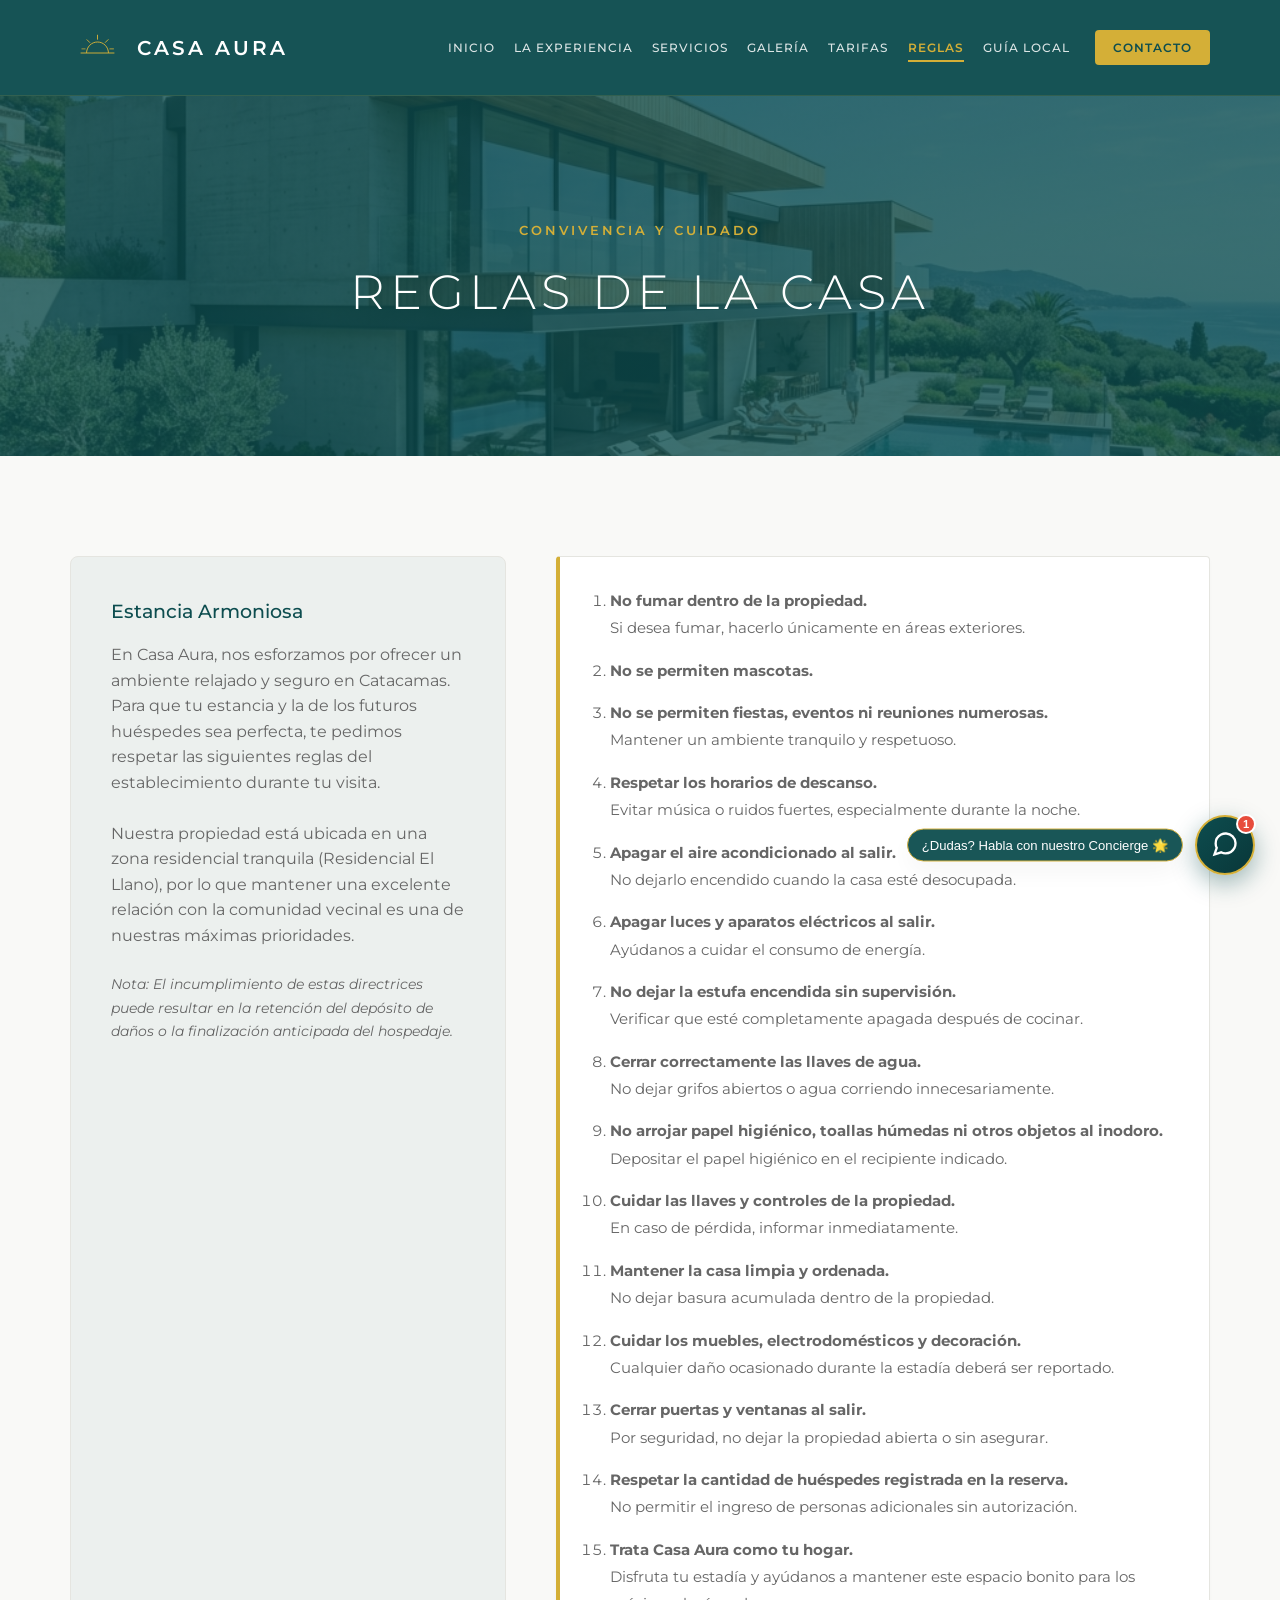
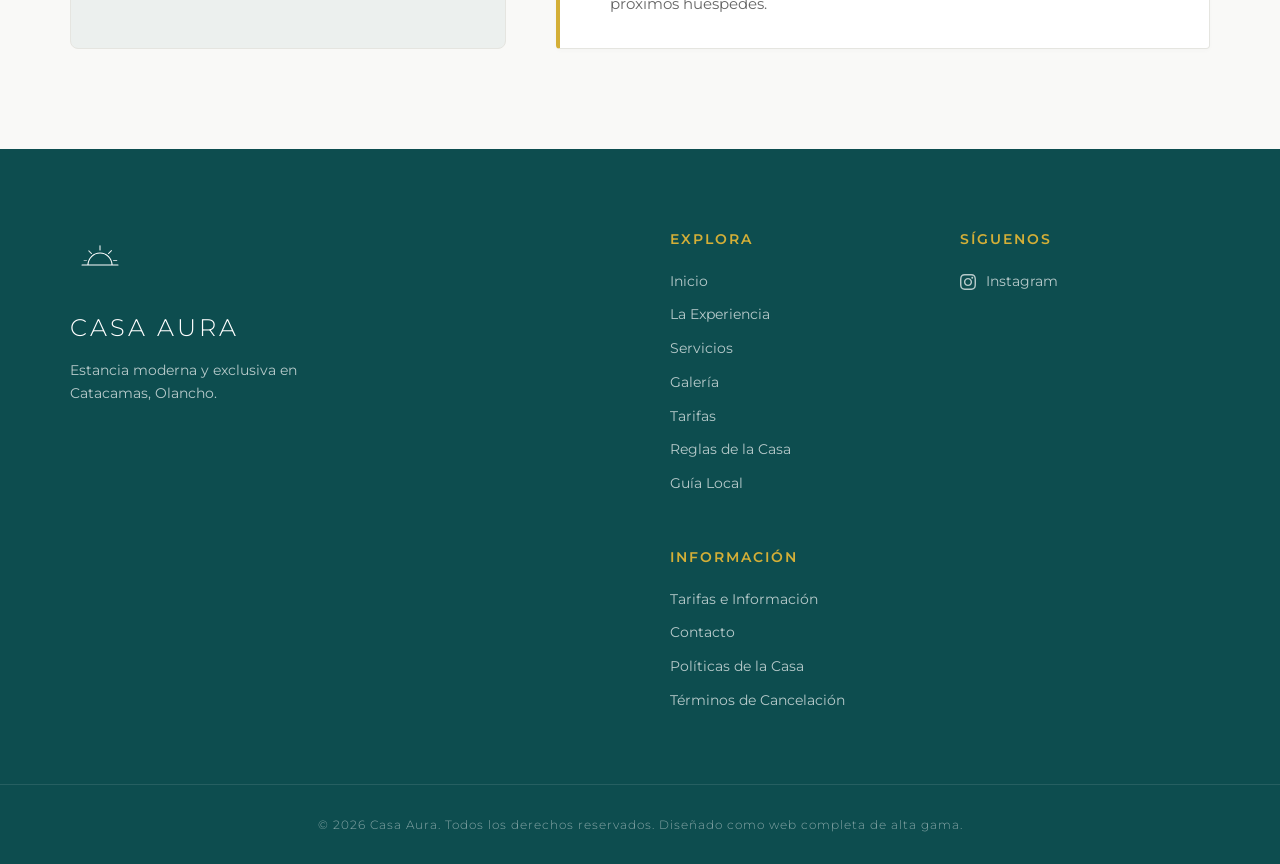
<file: reglas.html>
<!DOCTYPE html>
<html lang="es">
<head>
    <meta charset="UTF-8">
    <meta name="viewport" content="width=device-width, initial-scale=1.0">
    <title>Reglas de la Casa | Casa Aura Catacamas</title>
    <meta name="description" content="Reglamento interno y políticas de convivencia en Casa Aura, Residencial El Llano, Catacamas. Conoce las normas de check-in, check-out, mascotas y cuidado.">
    <!-- Open Graph -->
    <meta property="og:type" content="website">
    <meta property="og:title" content="Reglas de la Casa | Casa Aura Catacamas">
    <meta property="og:description" content="Normas de convivencia y políticas generales para garantizar una estancia cómoda y segura.">
    
    <link rel="icon" type="image/svg+xml" href="assets/logo.svg">
    <link rel="stylesheet" href="css/style.css">
    <script src="js/main.js" defer></script>
    <script src="js/chatbot.js" defer></script>
</head>
<body>
    <header>
        <div class="container header-container">
            <div class="logo-container">
                <img src="assets/logo.svg" alt="Casa Aura Logo" class="logo">
                <span class="logo-text">Casa Aura</span>
            </div>
            <button class="menu-toggle" aria-label="Abrir menú">
                <svg viewBox="0 0 24 24" width="24" height="24" stroke="currentColor" stroke-width="2" fill="none"><line x1="3" y1="12" x2="21" y2="12"></line><line x1="3" y1="6" x2="21" y2="6"></line><line x1="3" y1="18" x2="21" y2="18"></line></svg>
            </button>
            <nav>
                <a href="index.html">Inicio</a>
                <a href="experiencia.html">La Experiencia</a>
                <a href="servicios.html">Servicios</a>
                <a href="galeria.html">Galería</a>
                <a href="tarifas.html">Tarifas</a>
                <a href="reglas.html" class="active">Reglas</a>
                <a href="guia-local.html">Guía Local</a>
                <a href="contacto.html" class="btn-nav">Contacto</a>
            </nav>
        </div>
    </header>

    <!-- Page Banner -->
    <section class="page-banner" style="background-image: linear-gradient(rgba(13, 77, 79, 0.8), rgba(13, 77, 79, 0.8)), url('assets/gallery_exterior.jpg'); height: 40vh; display: flex; align-items: center; justify-content: center; text-align: center; color: white;">
        <div class="banner-content">
            <span class="section-tagline" style="color: var(--accent-color);">Convivencia y Cuidado</span>
            <h1 style="font-size: 3rem; letter-spacing: 5px; font-weight: 300; text-transform: uppercase;">Reglas de la Casa</h1>
        </div>
    </section>

    <!-- Detailed Rules Section -->
    <section class="section section-rules-page">
        <div class="container">
            <div class="rules-layout">
                <div class="rules-intro-card">
                    <h3 style="color: var(--primary-color); margin-bottom: 15px; font-weight: 500;">Estancia Armoniosa</h3>
                    <p>En Casa Aura, nos esforzamos por ofrecer un ambiente relajado y seguro en Catacamas. Para que tu estancia y la de los futuros huéspedes sea perfecta, te pedimos respetar las siguientes reglas del establecimiento durante tu visita.</p>
                    <p>Nuestra propiedad está ubicada en una zona residencial tranquila (Residencial El Llano), por lo que mantener una excelente relación con la comunidad vecinal es una de nuestras máximas prioridades.</p>
                    <p style="font-size: 0.9rem; font-style: italic;">Nota: El incumplimiento de estas directrices puede resultar en la retención del depósito de daños o la finalización anticipada del hospedaje.</p>
                </div>
                
                <div style="background: var(--card-bg); border-left: 4px solid var(--accent-color); border-top: 1px solid var(--border-color); border-right: 1px solid var(--border-color); border-bottom: 1px solid var(--border-color); padding: 30px; border-radius: 4px; box-shadow: var(--shadow-sm);">
                    <ol style="color: var(--text-muted); font-size: 0.95rem; line-height: 1.8; padding-left: 20px; margin: 0;">
                        <li style="margin-bottom: 15px;"><strong>No fumar dentro de la propiedad.</strong><br>Si desea fumar, hacerlo únicamente en áreas exteriores.</li>
                        <li style="margin-bottom: 15px;"><strong>No se permiten mascotas.</strong></li>
                        <li style="margin-bottom: 15px;"><strong>No se permiten fiestas, eventos ni reuniones numerosas.</strong><br>Mantener un ambiente tranquilo y respetuoso.</li>
                        <li style="margin-bottom: 15px;"><strong>Respetar los horarios de descanso.</strong><br>Evitar música o ruidos fuertes, especialmente durante la noche.</li>
                        <li style="margin-bottom: 15px;"><strong>Apagar el aire acondicionado al salir.</strong><br>No dejarlo encendido cuando la casa esté desocupada.</li>
                        <li style="margin-bottom: 15px;"><strong>Apagar luces y aparatos eléctricos al salir.</strong><br>Ayúdanos a cuidar el consumo de energía.</li>
                        <li style="margin-bottom: 15px;"><strong>No dejar la estufa encendida sin supervisión.</strong><br>Verificar que esté completamente apagada después de cocinar.</li>
                        <li style="margin-bottom: 15px;"><strong>Cerrar correctamente las llaves de agua.</strong><br>No dejar grifos abiertos o agua corriendo innecesariamente.</li>
                        <li style="margin-bottom: 15px;"><strong>No arrojar papel higiénico, toallas húmedas ni otros objetos al inodoro.</strong><br>Depositar el papel higiénico en el recipiente indicado.</li>
                        <li style="margin-bottom: 15px;"><strong>Cuidar las llaves y controles de la propiedad.</strong><br>En caso de pérdida, informar inmediatamente.</li>
                        <li style="margin-bottom: 15px;"><strong>Mantener la casa limpia y ordenada.</strong><br>No dejar basura acumulada dentro de la propiedad.</li>
                        <li style="margin-bottom: 15px;"><strong>Cuidar los muebles, electrodomésticos y decoración.</strong><br>Cualquier daño ocasionado durante la estadía deberá ser reportado.</li>
                        <li style="margin-bottom: 15px;"><strong>Cerrar puertas y ventanas al salir.</strong><br>Por seguridad, no dejar la propiedad abierta o sin asegurar.</li>
                        <li style="margin-bottom: 15px;"><strong>Respetar la cantidad de huéspedes registrada en la reserva.</strong><br>No permitir el ingreso de personas adicionales sin autorización.</li>
                        <li style="margin-bottom: 0;"><strong>Trata Casa Aura como tu hogar.</strong><br>Disfruta tu estadía y ayúdanos a mantener este espacio bonito para los próximos huéspedes.</li>
                    </ol>
                </div>
            </div>
        </div>
    </section>

    <footer>
        <div class="container footer-content">
            <div class="footer-brand">
                <img src="assets/logo.svg" alt="Casa Aura Logo" class="footer-logo">
                <h3>Casa Aura</h3>
                <p>Estancia moderna y exclusiva en Catacamas, Olancho.</p>
            </div>
            <div class="footer-links">
                <div>
                    <h4>Explora</h4>
                    <a href="index.html">Inicio</a>
                    <a href="experiencia.html">La Experiencia</a>
                    <a href="servicios.html">Servicios</a>
                    <a href="galeria.html">Galería</a>
                    <a href="tarifas.html">Tarifas</a>
                    <a href="reglas.html">Reglas de la Casa</a>
                    <a href="guia-local.html">Guía Local</a>
                </div>
                <div>
                    <h4>Síguenos</h4>
                    <a href="https://www.instagram.com/casaaura1503?igsh=ZmV0ZGM2ZmhpMXc1&utm_source=qr" target="_blank" class="footer-social">
                        <svg viewBox="0 0 24 24" width="16" height="16" fill="currentColor" style="margin-right: 6px; vertical-align: middle;"><path d="M12 2.163c3.204 0 3.584.012 4.85.07 3.252.148 4.771 1.691 4.919 4.919.058 1.265.069 1.645.069 4.849 0 3.205-.012 3.584-.069 4.849-.149 3.225-1.664 4.771-4.919 4.919-1.266.058-1.644.07-4.85.07-3.204 0-3.584-.012-4.849-.07-3.26-.149-4.771-1.699-4.919-4.92-.058-1.265-.07-1.644-.07-4.849 0-3.204.013-3.583.07-4.849.149-3.227 1.664-4.771 4.919-4.919 1.266-.057 1.645-.069 4.849-.069zm0-2.163c-3.259 0-3.667.014-4.947.072-4.358.2-6.78 2.618-6.98 6.98-.059 1.281-.073 1.689-.073 4.948 0 3.259.014 3.668.072 4.948.2 4.358 2.618 6.78 6.98 6.98 1.281.058 1.689.072 4.948.072 3.259 0 3.668-.014 4.948-.072 4.354-.2 6.782-2.618 6.979-6.98.059-1.28.073-1.689.073-4.948 0-3.259-.014-3.667-.072-4.947-.196-4.354-2.617-6.78-6.979-6.98-1.281-.059-1.69-.073-4.949-.073zm0 5.838c-3.403 0-6.162 2.759-6.162 6.162s2.759 6.163 6.162 6.163 6.162-2.759 6.162-6.163c0-3.403-2.759-6.162-6.162-6.162zm0 10.162c-2.209 0-4-1.79-4-4 0-2.209 1.791-4 4-4s4 1.791 4 4c0 2.21-1.791 4-4 4zm6.406-11.845c-.796 0-1.441.645-1.441 1.44s.645 1.44 1.441 1.44c.795 0 1.439-.645 1.439-1.44s-.644-1.44-1.439-1.44z"/></svg>
                        Instagram
                    </a>
                </div>
                <div>
                    <h4>Información</h4>
                    <a href="tarifas.html">Tarifas e Información</a>
                    <a href="contacto.html">Contacto</a>
                    <a href="reglas.html">Políticas de la Casa</a>
                    <a href="contacto.html">Términos de Cancelación</a>
                </div>
            </div>
        </div>
        <div class="footer-bottom">
            <div class="container">
                <p>&copy; 2026 Casa Aura. Todos los derechos reservados. Diseñado como web completa de alta gama.</p>
            </div>
        </div>
    </footer>
</body>
</html>
</file>
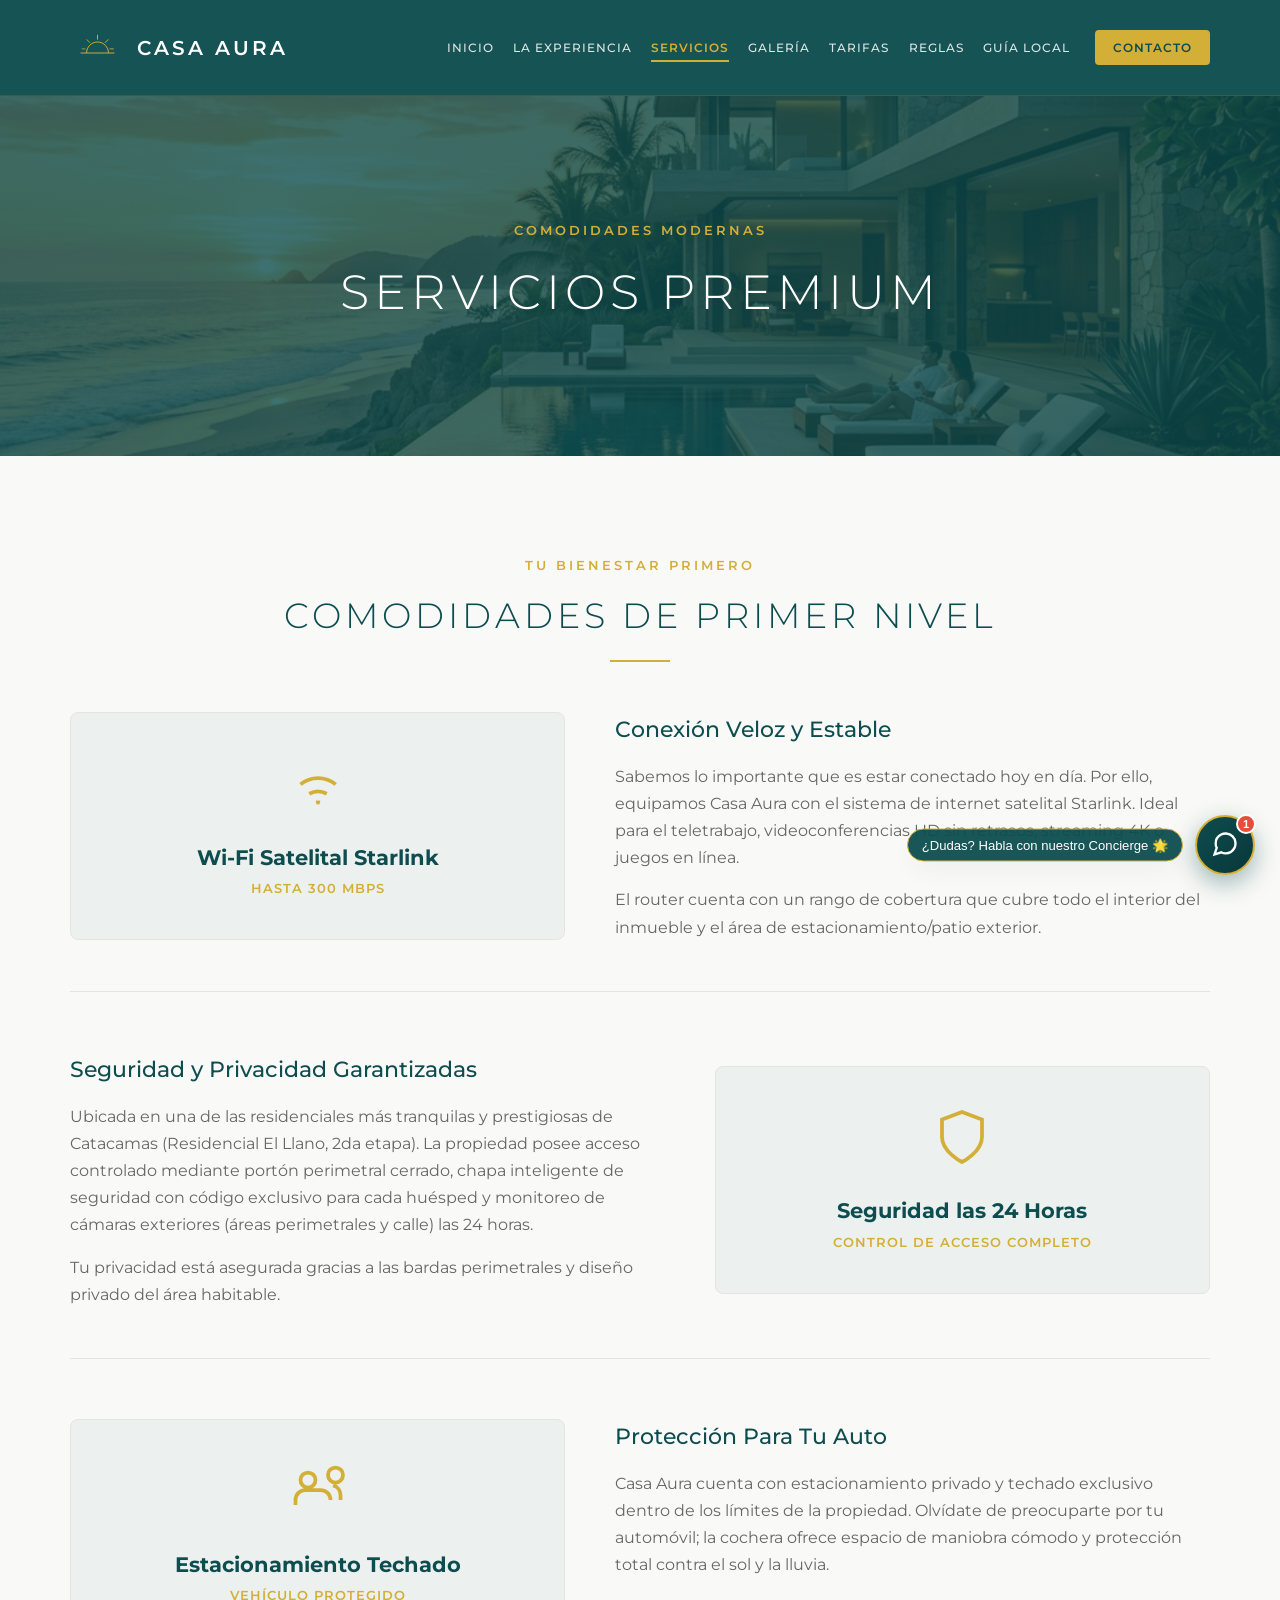
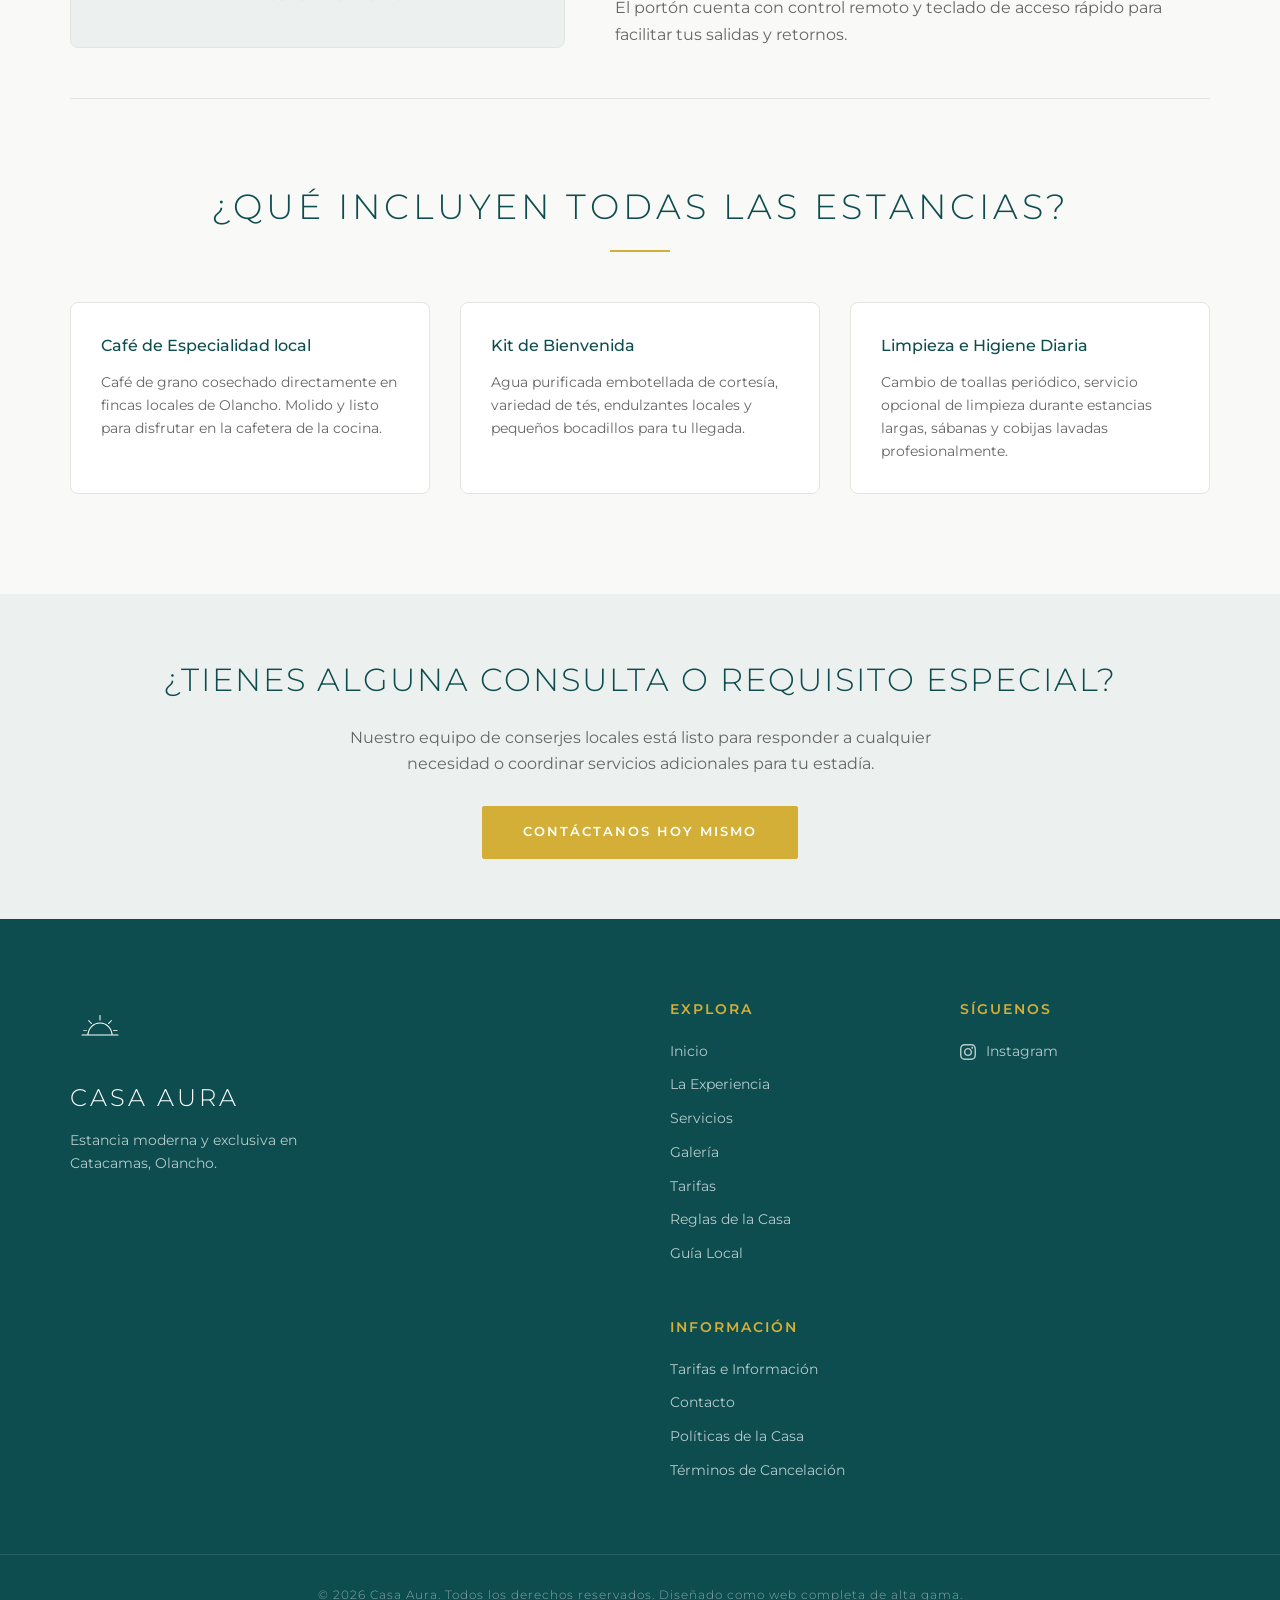
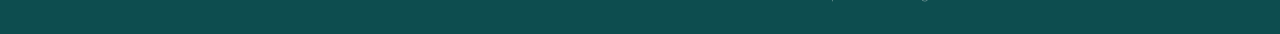
<file: servicios.html>
<!DOCTYPE html>
<html lang="es">
<head>
    <meta charset="UTF-8">
    <meta name="viewport" content="width=device-width, initial-scale=1.0">
    <title>Servicios Premium | Casa Aura Catacamas</title>
    <meta name="description" content="Detalles de los servicios exclusivos en Casa Aura Catacamas. Conexión Starlink de alta velocidad, seguridad controlada, estacionamiento privado y amenidades de cortesía.">
    <!-- Open Graph -->
    <meta property="og:type" content="website">
    <meta property="og:title" content="Servicios Premium | Casa Aura Catacamas">
    <meta property="og:description" content="Starlink 300 Mbps, seguridad las 24 horas y atenciones personalizadas en Olancho.">
    
    <link rel="icon" type="image/svg+xml" href="assets/logo.svg">
    <link rel="stylesheet" href="css/style.css">
    <script src="js/main.js" defer></script>
    <script src="js/chatbot.js" defer></script>
</head>
<body>
    <header>
        <div class="container header-container">
            <div class="logo-container">
                <img src="assets/logo.svg" alt="Casa Aura Logo" class="logo">
                <span class="logo-text">Casa Aura</span>
            </div>
            <button class="menu-toggle" aria-label="Abrir menú">
                <svg viewBox="0 0 24 24" width="24" height="24" stroke="currentColor" stroke-width="2" fill="none"><line x1="3" y1="12" x2="21" y2="12"></line><line x1="3" y1="6" x2="21" y2="6"></line><line x1="3" y1="18" x2="21" y2="18"></line></svg>
            </button>
            <nav>
                <a href="index.html">Inicio</a>
                <a href="experiencia.html">La Experiencia</a>
                <a href="servicios.html" class="active">Servicios</a>
                <a href="galeria.html">Galería</a>
                <a href="tarifas.html">Tarifas</a>
                <a href="reglas.html">Reglas</a>
                <a href="guia-local.html">Guía Local</a>
                <a href="contacto.html" class="btn-nav">Contacto</a>
            </nav>
        </div>
    </header>

    <!-- Page Banner -->
    <section class="page-banner" style="background-image: linear-gradient(rgba(13, 77, 79, 0.8), rgba(13, 77, 79, 0.8)), url('assets/hero_bg.jpg'); height: 40vh; display: flex; align-items: center; justify-content: center; text-align: center; color: white;">
        <div class="banner-content">
            <span class="section-tagline" style="color: var(--accent-color);">Comodidades Modernas</span>
            <h1 style="font-size: 3rem; letter-spacing: 5px; font-weight: 300; text-transform: uppercase;">Servicios Premium</h1>
        </div>
    </section>

    <!-- Main Amenities Details -->
    <section class="section section-services-detail">
        <div class="container">
            <span class="section-tagline center">Tu Bienestar Primero</span>
            <h2 class="section-title">Comodidades de Primer Nivel</h2>
            
            <div class="services-breakdown-grid" style="display: grid; grid-template-columns: 1fr; gap: 60px; margin-top: 50px;">
                <!-- Servicio 1: Internet -->
                <div class="service-detail-card" style="display: grid; grid-template-columns: 1fr 1.2fr; gap: 50px; align-items: center; padding-bottom: 50px; border-bottom: 1px solid var(--border-color);">
                    <div style="background-color: var(--primary-ultra-light); padding: 40px; border-radius: 8px; border: 1px solid var(--border-color); text-align: center;">
                        <svg viewBox="0 0 24 24" width="60" height="60" stroke="var(--accent-color)" stroke-width="1.5" fill="none"><path d="M5 12.55a11 11 0 0 1 14.08 0M8.5 16.3a7.5 7.5 0 0 1 7 0M11.24 19.86a3 3 0 0 1 1.52 0M12 22v.01"/></svg>
                        <h3 style="color: var(--primary-color); font-size: 1.3rem; margin-top: 20px;">Wi-Fi Satelital Starlink</h3>
                        <span style="display: block; margin-top: 5px; color: var(--accent-color); font-weight: 600; font-size: 0.8rem; letter-spacing: 1px; text-transform: uppercase;">Hasta 300 Mbps</span>
                    </div>
                    <div>
                        <h4 style="color: var(--primary-color); font-size: 1.4rem; margin-bottom: 15px; font-weight: 500;">Conexión Veloz y Estable</h4>
                        <p style="color: var(--text-muted); line-height: 1.7; margin-bottom: 15px;">Sabemos lo importante que es estar conectado hoy en día. Por ello, equipamos Casa Aura con el sistema de internet satelital Starlink. Ideal para el teletrabajo, videoconferencias HD sin retrasos, streaming 4K o juegos en línea.</p>
                        <p style="color: var(--text-muted); line-height: 1.7;">El router cuenta con un rango de cobertura que cubre todo el interior del inmueble y el área de estacionamiento/patio exterior.</p>
                    </div>
                </div>

                <!-- Servicio 2: Seguridad -->
                <div class="service-detail-card" style="display: grid; grid-template-columns: 1.2fr 1fr; gap: 50px; align-items: center; padding-bottom: 50px; border-bottom: 1px solid var(--border-color);">
                    <div>
                        <h4 style="color: var(--primary-color); font-size: 1.4rem; margin-bottom: 15px; font-weight: 500;">Seguridad y Privacidad Garantizadas</h4>
                        <p style="color: var(--text-muted); line-height: 1.7; margin-bottom: 15px;">Ubicada en una de las residenciales más tranquilas y prestigiosas de Catacamas (Residencial El Llano, 2da etapa). La propiedad posee acceso controlado mediante portón perimetral cerrado, chapa inteligente de seguridad con código exclusivo para cada huésped y monitoreo de cámaras exteriores (áreas perimetrales y calle) las 24 horas.</p>
                        <p style="color: var(--text-muted); line-height: 1.7;">Tu privacidad está asegurada gracias a las bardas perimetrales y diseño privado del área habitable.</p>
                    </div>
                    <div style="background-color: var(--primary-ultra-light); padding: 40px; border-radius: 8px; border: 1px solid var(--border-color); text-align: center; order: 2;">
                        <svg viewBox="0 0 24 24" width="60" height="60" stroke="var(--accent-color)" stroke-width="1.5" fill="none"><path d="M12 22s8-4 8-10V5l-8-3-8 3v7c0 6 8 10 8 10z"/></svg>
                        <h3 style="color: var(--primary-color); font-size: 1.3rem; margin-top: 20px;">Seguridad las 24 Horas</h3>
                        <span style="display: block; margin-top: 5px; color: var(--accent-color); font-weight: 600; font-size: 0.8rem; letter-spacing: 1px; text-transform: uppercase;">Control de Acceso Completo</span>
                    </div>
                </div>

                <!-- Servicio 3: Parking -->
                <div class="service-detail-card" style="display: grid; grid-template-columns: 1fr 1.2fr; gap: 50px; align-items: center; padding-bottom: 50px; border-bottom: 1px solid var(--border-color);">
                    <div style="background-color: var(--primary-ultra-light); padding: 40px; border-radius: 8px; border: 1px solid var(--border-color); text-align: center;">
                        <svg viewBox="0 0 24 24" width="60" height="60" stroke="var(--accent-color)" stroke-width="1.5" fill="none"><path d="M17 16a4 4 0 0 0-4-4H7a4 4 0 0 0-4 4v2M5 8a3 3 0 1 0 6 0 3 3 0 0 0-6 0zM21 16v-2a4 4 0 0 0-3-3.85M19 3a3 3 0 1 0 0 6 3 3 0 0 0 0-6z"/></svg>
                        <h3 style="color: var(--primary-color); font-size: 1.3rem; margin-top: 20px;">Estacionamiento Techado</h3>
                        <span style="display: block; margin-top: 5px; color: var(--accent-color); font-weight: 600; font-size: 0.8rem; letter-spacing: 1px; text-transform: uppercase;">Vehículo Protegido</span>
                    </div>
                    <div>
                        <h4 style="color: var(--primary-color); font-size: 1.4rem; margin-bottom: 15px; font-weight: 500;">Protección Para Tu Auto</h4>
                        <p style="color: var(--text-muted); line-height: 1.7; margin-bottom: 15px;">Casa Aura cuenta con estacionamiento privado y techado exclusivo dentro de los límites de la propiedad. Olvídate de preocuparte por tu automóvil; la cochera ofrece espacio de maniobra cómodo y protección total contra el sol y la lluvia.</p>
                        <p style="color: var(--text-muted); line-height: 1.7;">El portón cuenta con control remoto y teclado de acceso rápido para facilitar tus salidas y retornos.</p>
                    </div>
                </div>
            </div>

            <!-- Extra included services -->
            <div style="margin-top: 80px;">
                <h3 class="section-title">¿Qué Incluyen Todas las Estancias?</h3>
                <div class="amenities-grid-detailed" style="display: grid; grid-template-columns: repeat(3, 1fr); gap: 30px; margin-top: 40px;">
                    <div style="background: var(--card-bg); border: 1px solid var(--border-color); padding: 30px; border-radius: 8px;">
                        <h4 style="color: var(--primary-color); margin-bottom: 12px; font-weight: 500;">Café de Especialidad local</h4>
                        <p style="color: var(--text-muted); font-size: 0.9rem;">Café de grano cosechado directamente en fincas locales de Olancho. Molido y listo para disfrutar en la cafetera de la cocina.</p>
                    </div>
                    <div style="background: var(--card-bg); border: 1px solid var(--border-color); padding: 30px; border-radius: 8px;">
                        <h4 style="color: var(--primary-color); margin-bottom: 12px; font-weight: 500;">Kit de Bienvenida</h4>
                        <p style="color: var(--text-muted); font-size: 0.9rem;">Agua purificada embotellada de cortesía, variedad de tés, endulzantes locales y pequeños bocadillos para tu llegada.</p>
                    </div>
                    <div style="background: var(--card-bg); border: 1px solid var(--border-color); padding: 30px; border-radius: 8px;">
                        <h4 style="color: var(--primary-color); margin-bottom: 12px; font-weight: 500;">Limpieza e Higiene Diaria</h4>
                        <p style="color: var(--text-muted); font-size: 0.9rem;">Cambio de toallas periódico, servicio opcional de limpieza durante estancias largas, sábanas y cobijas lavadas profesionalmente.</p>
                    </div>
                </div>
            </div>
        </div>
    </section>

    <!-- Call to Action -->
    <section class="section" style="background-color: var(--primary-ultra-light); text-align: center; padding: 60px 0;">
        <div class="container">
            <h2 style="color: var(--primary-color); font-weight: 300; letter-spacing: 2px; margin-bottom: 20px; font-size: 2rem;">¿TIENES ALGUNA CONSULTA O REQUISITO ESPECIAL?</h2>
            <p style="color: var(--text-muted); margin-bottom: 30px; max-width: 600px; margin-left: auto; margin-right: auto;">Nuestro equipo de conserjes locales está listo para responder a cualquier necesidad o coordinar servicios adicionales para tu estadía.</p>
            <a href="contacto.html" class="btn">Contáctanos Hoy Mismo</a>
        </div>
    </section>

    <footer>
        <div class="container footer-content">
            <div class="footer-brand">
                <img src="assets/logo.svg" alt="Casa Aura Logo" class="footer-logo">
                <h3>Casa Aura</h3>
                <p>Estancia moderna y exclusiva en Catacamas, Olancho.</p>
            </div>
            <div class="footer-links">
                <div>
                    <h4>Explora</h4>
                    <a href="index.html">Inicio</a>
                    <a href="experiencia.html">La Experiencia</a>
                    <a href="servicios.html">Servicios</a>
                    <a href="galeria.html">Galería</a>
                    <a href="tarifas.html">Tarifas</a>
                    <a href="reglas.html">Reglas de la Casa</a>
                    <a href="guia-local.html">Guía Local</a>
                </div>
                <div>
                    <h4>Síguenos</h4>
                    <a href="https://www.instagram.com/casaaura1503?igsh=ZmV0ZGM2ZmhpMXc1&utm_source=qr" target="_blank" class="footer-social">
                        <svg viewBox="0 0 24 24" width="16" height="16" fill="currentColor" style="margin-right: 6px; vertical-align: middle;"><path d="M12 2.163c3.204 0 3.584.012 4.85.07 3.252.148 4.771 1.691 4.919 4.919.058 1.265.069 1.645.069 4.849 0 3.205-.012 3.584-.069 4.849-.149 3.225-1.664 4.771-4.919 4.919-1.266.058-1.644.07-4.85.07-3.204 0-3.584-.012-4.849-.07-3.26-.149-4.771-1.699-4.919-4.92-.058-1.265-.07-1.644-.07-4.849 0-3.204.013-3.583.07-4.849.149-3.227 1.664-4.771 4.919-4.919 1.266-.057 1.645-.069 4.849-.069zm0-2.163c-3.259 0-3.667.014-4.947.072-4.358.2-6.78 2.618-6.98 6.98-.059 1.281-.073 1.689-.073 4.948 0 3.259.014 3.668.072 4.948.2 4.358 2.618 6.78 6.98 6.98 1.281.058 1.689.072 4.948.072 3.259 0 3.668-.014 4.948-.072 4.354-.2 6.782-2.618 6.979-6.98.059-1.28.073-1.689.073-4.948 0-3.259-.014-3.667-.072-4.947-.196-4.354-2.617-6.78-6.979-6.98-1.281-.059-1.69-.073-4.949-.073zm0 5.838c-3.403 0-6.162 2.759-6.162 6.162s2.759 6.163 6.162 6.163 6.162-2.759 6.162-6.163c0-3.403-2.759-6.162-6.162-6.162zm0 10.162c-2.209 0-4-1.79-4-4 0-2.209 1.791-4 4-4s4 1.791 4 4c0 2.21-1.791 4-4 4zm6.406-11.845c-.796 0-1.441.645-1.441 1.44s.645 1.44 1.441 1.44c.795 0 1.439-.645 1.439-1.44s-.644-1.44-1.439-1.44z"/></svg>
                        Instagram
                    </a>
                </div>
                <div>
                    <h4>Información</h4>
                    <a href="tarifas.html">Tarifas e Información</a>
                    <a href="contacto.html">Contacto</a>
                    <a href="reglas.html">Políticas de la Casa</a>
                    <a href="contacto.html">Términos de Cancelación</a>
                </div>
            </div>
        </div>
        <div class="footer-bottom">
            <div class="container">
                <p>&copy; 2026 Casa Aura. Todos los derechos reservados. Diseñado como web completa de alta gama.</p>
            </div>
        </div>
    </footer>
</body>
</html>
</file>
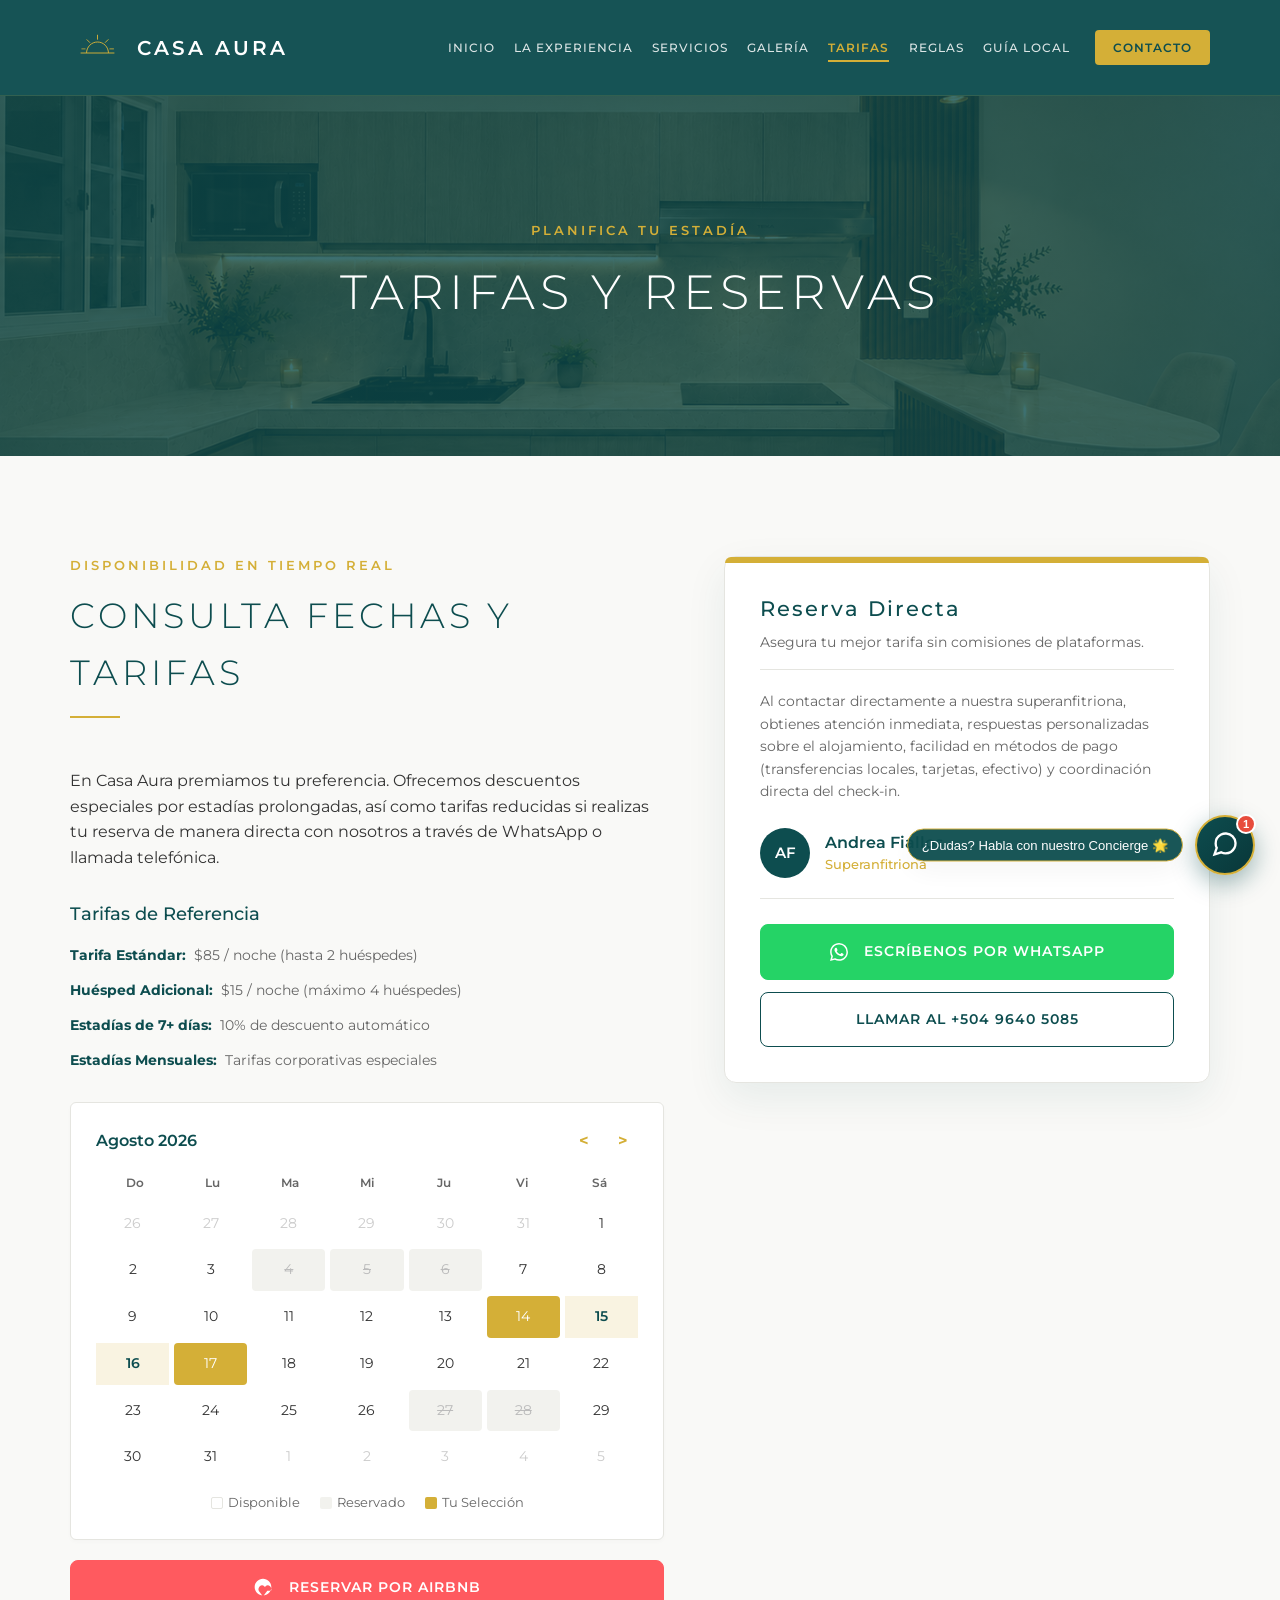
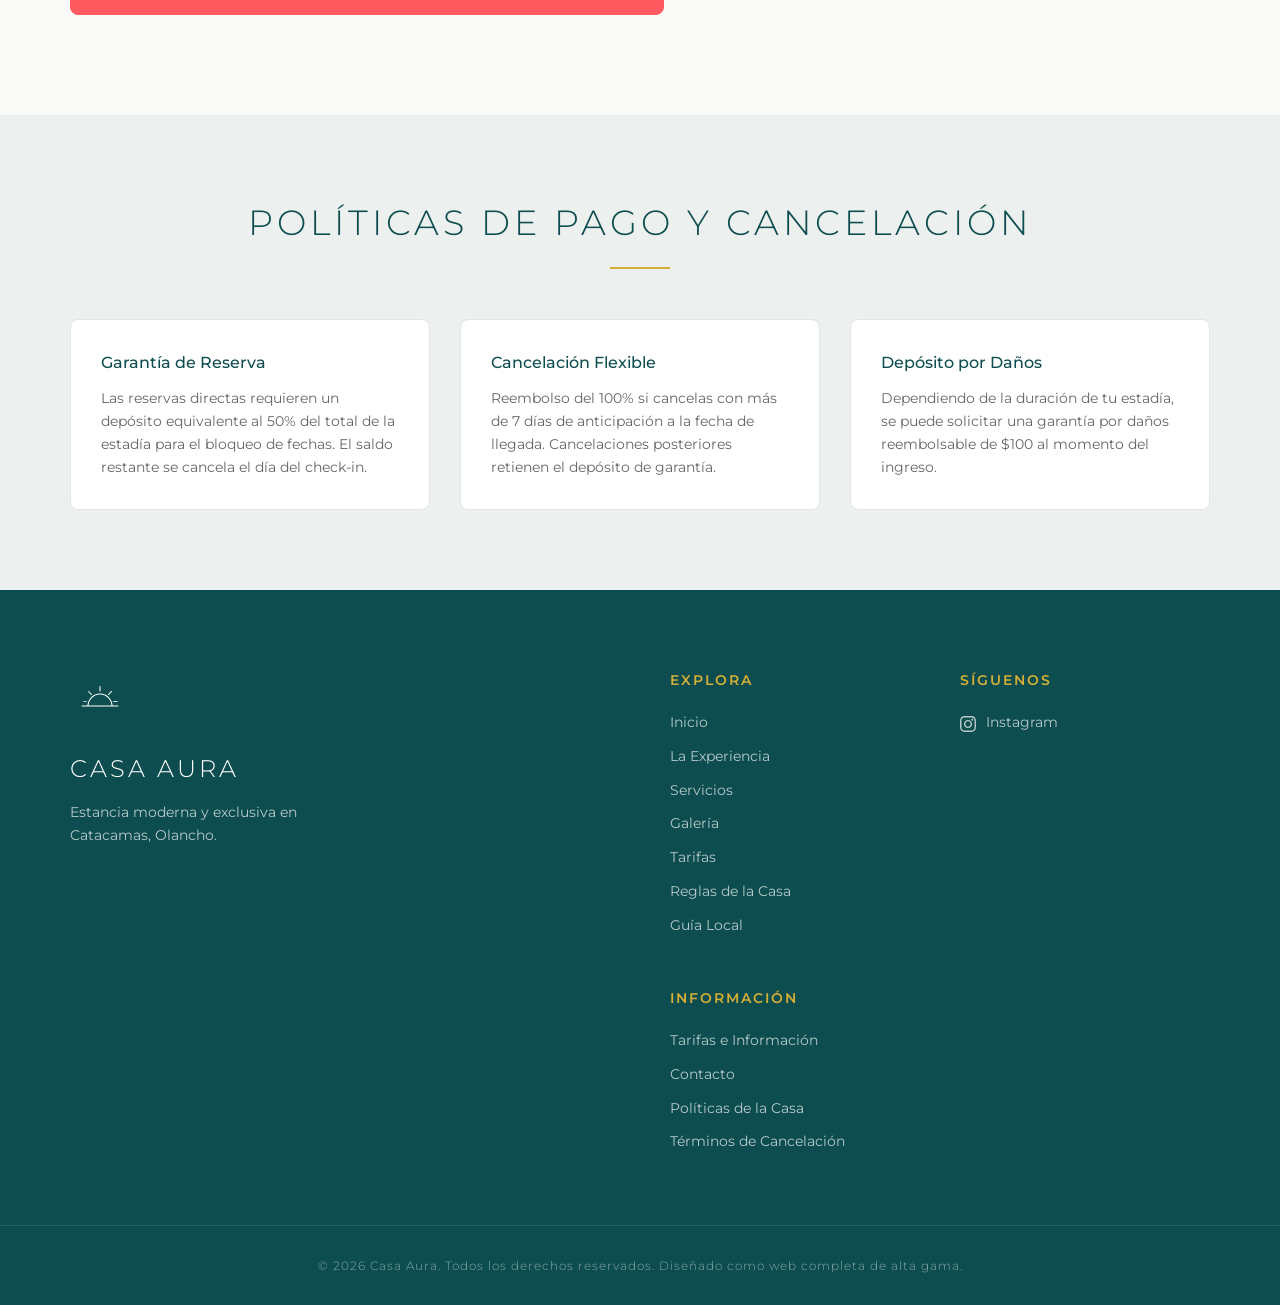
<file: tarifas.html>
<!DOCTYPE html>
<html lang="es">
<head>
    <meta charset="UTF-8">
    <meta name="viewport" content="width=device-width, initial-scale=1.0">
    <title>Tarifas y Reservas | Casa Aura Catacamas</title>
    <meta name="description" content="Consulta las tarifas y reserva directamente tu estadía en Casa Aura Catacamas. Descuentos por reservas directas y fechas disponibles.">
    <!-- Open Graph -->
    <meta property="og:type" content="website">
    <meta property="og:title" content="Tarifas y Reservas | Casa Aura Catacamas">
    <meta property="og:description" content="Consulta tarifas por noche, calendario de disponibilidad y opciones de reserva directa o Airbnb.">
    
    <link rel="icon" type="image/svg+xml" href="assets/logo.svg">
    <link rel="stylesheet" href="css/style.css">
    <script src="js/main.js" defer></script>
    <script src="js/chatbot.js" defer></script>
</head>
<body>
    <header>
        <div class="container header-container">
            <div class="logo-container">
                <img src="assets/logo.svg" alt="Casa Aura Logo" class="logo">
                <span class="logo-text">Casa Aura</span>
            </div>
            <button class="menu-toggle" aria-label="Abrir menú">
                <svg viewBox="0 0 24 24" width="24" height="24" stroke="currentColor" stroke-width="2" fill="none"><line x1="3" y1="12" x2="21" y2="12"></line><line x1="3" y1="6" x2="21" y2="6"></line><line x1="3" y1="18" x2="21" y2="18"></line></svg>
            </button>
            <nav>
                <a href="index.html">Inicio</a>
                <a href="experiencia.html">La Experiencia</a>
                <a href="servicios.html">Servicios</a>
                <a href="galeria.html">Galería</a>
                <a href="tarifas.html" class="active">Tarifas</a>
                <a href="reglas.html">Reglas</a>
                <a href="guia-local.html">Guía Local</a>
                <a href="contacto.html" class="btn-nav">Contacto</a>
            </nav>
        </div>
    </header>

    <!-- Page Banner -->
    <section class="page-banner" style="background-image: linear-gradient(rgba(13, 77, 79, 0.8), rgba(13, 77, 79, 0.8)), url('assets/casa_aura_cocina.png'); height: 40vh; display: flex; align-items: center; justify-content: center; text-align: center; color: white;">
        <div class="banner-content">
            <span class="section-tagline" style="color: var(--accent-color);">Planifica tu Estadía</span>
            <h1 style="font-size: 3rem; letter-spacing: 5px; font-weight: 300; text-transform: uppercase;">Tarifas y Reservas</h1>
        </div>
    </section>

    <!-- Rates & Booking Layout -->
    <section class="section section-rates-page">
        <div class="container">
            <div class="booking-layout">
                <!-- Left side: Booking details and calendar -->
                <div class="booking-info">
                    <span class="section-tagline">Disponibilidad en Tiempo Real</span>
                    <h2 class="section-title left">Consulta Fechas y Tarifas</h2>
                    <p>En Casa Aura premiamos tu preferencia. Ofrecemos descuentos especiales por estadías prolongadas, así como tarifas reducidas si realizas tu reserva de manera directa con nosotros a través de WhatsApp o llamada telefónica.</p>
                    
                    <div class="included-services">
                        <h3>Tarifas de Referencia</h3>
                        <ul class="inventory-list" style="margin-bottom: 25px;">
                            <li><strong style="color: var(--primary-color);">Tarifa Estándar:</strong> $85 / noche (hasta 2 huéspedes)</li>
                            <li><strong style="color: var(--primary-color);">Huésped Adicional:</strong> $15 / noche (máximo 4 huéspedes)</li>
                            <li><strong style="color: var(--primary-color);">Estadías de 7+ días:</strong> 10% de descuento automático</li>
                            <li><strong style="color: var(--primary-color);">Estadías Mensuales:</strong> Tarifas corporativas especiales</li>
                        </ul>
                    </div>

                    <!-- Calendar Mockup using style.css classes -->
                    <div class="calendar-mockup">
                        <div class="calendar-header">
                            <span class="calendar-month">Agosto 2026</span>
                            <div class="calendar-nav">
                                <span>&lt;</span>
                                <span>&gt;</span>
                            </div>
                        </div>
                        <div class="calendar-weekdays">
                            <div>Do</div><div>Lu</div><div>Ma</div><div>Mi</div><div>Ju</div><div>Vi</div><div>Sá</div>
                        </div>
                        <div class="calendar-days">
                            <!-- Week 1 -->
                            <div class="day muted">26</div><div class="day muted">27</div><div class="day muted">28</div><div class="day muted">29</div><div class="day muted">30</div><div class="day muted">31</div><div class="day">1</div>
                            <!-- Week 2 -->
                            <div class="day">2</div><div class="day">3</div><div class="day booked">4</div><div class="day booked">5</div><div class="day booked">6</div><div class="day">7</div><div class="day">8</div>
                            <!-- Week 3 -->
                            <div class="day">9</div><div class="day">10</div><div class="day">11</div><div class="day">12</div><div class="day">13</div><div class="day active-start">14</div><div class="day active">15</div>
                            <!-- Week 4 -->
                            <div class="day active">16</div><div class="day active-end">17</div><div class="day">18</div><div class="day">19</div><div class="day">20</div><div class="day">21</div><div class="day">22</div>
                            <!-- Week 5 -->
                            <div class="day">23</div><div class="day">24</div><div class="day">25</div><div class="day">26</div><div class="day booked">27</div><div class="day booked">28</div><div class="day">29</div>
                            <!-- Week 6 -->
                            <div class="day">30</div><div class="day">31</div><div class="day muted">1</div><div class="day muted">2</div><div class="day muted">3</div><div class="day muted">4</div><div class="day muted">5</div>
                        </div>
                        <div style="display: flex; gap: 20px; font-size: 0.8rem; margin-top: 15px; justify-content: center; color: var(--text-muted);">
                            <div style="display: flex; align-items: center; gap: 5px;"><span style="display: inline-block; width: 12px; height: 12px; border-radius: 2px; border: 1px solid var(--border-color); background: white;"></span> Disponible</div>
                            <div style="display: flex; align-items: center; gap: 5px;"><span style="display: inline-block; width: 12px; height: 12px; border-radius: 2px; background: #f2f2ee; text-decoration: line-through;"></span> Reservado</div>
                            <div style="display: flex; align-items: center; gap: 5px;"><span style="display: inline-block; width: 12px; height: 12px; border-radius: 2px; background: var(--accent-color);"></span> Tu Selección</div>
                        </div>
                    </div>

                    <a href="https://www.airbnb.com" target="_blank" class="btn btn-airbnb">
                        <svg viewBox="0 0 24 24" width="20" height="20" fill="currentColor" style="margin-right: 8px; vertical-align: middle;"><path d="M12 2C6.5 2 2 6.5 2 12s4.5 10 10 10 10-4.5 10-10S17.5 2 12 2zm5.1 14.5c-.3.7-1.5 1.9-2.6 3.5-.7 1-1.4 2-2.5 2s-1.8-1-2.5-2c-1.1-1.6-2.3-2.8-2.6-3.5-.8-1.9-.2-4.1 1.3-5.5 1.5-1.4 3.8-1.4 5.3 0 .3.3.6.6.8 1 .2-.4.5-.7.8-1 1.5-1.4 3.8-1.4 5.3 0 1.5 1.4 2.1 3.6 1.3 5.5z"/></svg>
                        Reservar por Airbnb
                    </a>
                </div>

                <!-- Right side: Host profile and contact card -->
                <div class="booking-card">
                    <div class="booking-header">
                        <h3>Reserva Directa</h3>
                        <p>Asegura tu mejor tarifa sin comisiones de plataformas.</p>
                    </div>
                    
                    <div class="direct-booking-content">
                        <p class="direct-booking-text">Al contactar directamente a nuestra superanfitriona, obtienes atención inmediata, respuestas personalizadas sobre el alojamiento, facilidad en métodos de pago (transferencias locales, tarjetas, efectivo) y coordinación directa del check-in.</p>
                        
                        <div class="host-profile-mini">
                            <div class="host-avatar-container" style="background-color: var(--primary-color); width: 50px; height: 50px; border-radius: 50%; display: flex; align-items: center; justify-content: center; color: white; font-weight: bold;">
                                <span class="user-avatar">AF</span>
                            </div>
                            <div class="host-details-mini">
                                <strong>Andrea Fiallos</strong>
                                <span>Superanfitriona</span>
                            </div>
                        </div>

                        <a href="https://wa.me/50496405085" target="_blank" class="btn btn-whatsapp">
                            <svg viewBox="0 0 24 24" width="18" height="18" fill="currentColor" style="margin-right: 8px; vertical-align: middle;"><path d="M17.472 14.382c-.297-.149-1.758-.867-2.03-.967-.273-.099-.471-.148-.67.15-.197.297-.767.966-.94 1.164-.173.199-.347.223-.644.075-.297-.15-1.255-.463-2.39-1.475-.883-.788-1.48-1.761-1.653-2.059-.173-.297-.018-.458.13-.606.134-.133.298-.347.446-.52.149-.174.198-.298.298-.497.099-.198.05-.371-.025-.52-.075-.149-.669-1.612-.916-2.207-.242-.579-.487-.5-.669-.51-.173-.008-.371-.01-.57-.01-.198 0-.52.074-.792.372-.272.297-1.04 1.016-1.04 2.479 0 1.462 1.065 2.875 1.213 3.074.149.198 2.096 3.2 5.077 4.487.709.306 1.262.489 1.694.625.712.227 1.36.195 1.871.118.571-.085 1.758-.719 2.006-1.413.248-.694.248-1.289.173-1.413-.074-.124-.272-.198-.57-.347m-5.421 7.403h-.004a9.87 9.87 0 01-5.031-1.378l-.361-.214-3.741.982.998-3.648-.235-.374a9.86 9.86 0 01-1.51-5.26c.001-5.45 4.436-9.884 9.888-9.884 2.64 0 5.122 1.03 6.988 2.898a9.825 9.825 0 012.893 6.994c-.003 5.45-4.437 9.884-9.885 9.884m8.413-18.297A11.815 11.815 0 0012.05 0C5.495 0 .16 5.335.157 11.892c0 2.096.547 4.142 1.588 5.945L.057 24l6.305-1.654a11.882 11.882 0 005.683 1.448h.005c6.554 0 11.89-5.335 11.893-11.893a11.821 11.821 0 00-3.48-8.413z"/></svg>
                            Escríbenos por WhatsApp
                        </a>
                        <a href="tel:+50496405085" class="btn btn-call" style="border-radius: 8px;">
                            Llamar al +504 9640 5085
                        </a>
                    </div>
                </div>
            </div>
        </div>
    </section>

    <!-- Policies & Cancel Info -->
    <section class="section" style="background-color: var(--primary-ultra-light); padding: 80px 0;">
        <div class="container">
            <h2 class="section-title">Políticas de Pago y Cancelación</h2>
            <div class="policies-grid" style="display: grid; grid-template-columns: repeat(3, 1fr); gap: 30px; margin-top: 40px;">
                <div style="background: var(--card-bg); border: 1px solid var(--border-color); padding: 30px; border-radius: 8px;">
                    <h4 style="color: var(--primary-color); margin-bottom: 12px; font-weight: 500;">Garantía de Reserva</h4>
                    <p style="color: var(--text-muted); font-size: 0.9rem;">Las reservas directas requieren un depósito equivalente al 50% del total de la estadía para el bloqueo de fechas. El saldo restante se cancela el día del check-in.</p>
                </div>
                <div style="background: var(--card-bg); border: 1px solid var(--border-color); padding: 30px; border-radius: 8px;">
                    <h4 style="color: var(--primary-color); margin-bottom: 12px; font-weight: 500;">Cancelación Flexible</h4>
                    <p style="color: var(--text-muted); font-size: 0.9rem;">Reembolso del 100% si cancelas con más de 7 días de anticipación a la fecha de llegada. Cancelaciones posteriores retienen el depósito de garantía.</p>
                </div>
                <div style="background: var(--card-bg); border: 1px solid var(--border-color); padding: 30px; border-radius: 8px;">
                    <h4 style="color: var(--primary-color); margin-bottom: 12px; font-weight: 500;">Depósito por Daños</h4>
                    <p style="color: var(--text-muted); font-size: 0.9rem;">Dependiendo de la duración de tu estadía, se puede solicitar una garantía por daños reembolsable de $100 al momento del ingreso.</p>
                </div>
            </div>
        </div>
    </section>

    <footer>
        <div class="container footer-content">
            <div class="footer-brand">
                <img src="assets/logo.svg" alt="Casa Aura Logo" class="footer-logo">
                <h3>Casa Aura</h3>
                <p>Estancia moderna y exclusiva en Catacamas, Olancho.</p>
            </div>
            <div class="footer-links">
                <div>
                    <h4>Explora</h4>
                    <a href="index.html">Inicio</a>
                    <a href="experiencia.html">La Experiencia</a>
                    <a href="servicios.html">Servicios</a>
                    <a href="galeria.html">Galería</a>
                    <a href="tarifas.html">Tarifas</a>
                    <a href="reglas.html">Reglas de la Casa</a>
                    <a href="guia-local.html">Guía Local</a>
                </div>
                <div>
                    <h4>Síguenos</h4>
                    <a href="https://www.instagram.com/casaaura1503?igsh=ZmV0ZGM2ZmhpMXc1&utm_source=qr" target="_blank" class="footer-social">
                        <svg viewBox="0 0 24 24" width="16" height="16" fill="currentColor" style="margin-right: 6px; vertical-align: middle;"><path d="M12 2.163c3.204 0 3.584.012 4.85.07 3.252.148 4.771 1.691 4.919 4.919.058 1.265.069 1.645.069 4.849 0 3.205-.012 3.584-.069 4.849-.149 3.225-1.664 4.771-4.919 4.919-1.266.058-1.644.07-4.85.07-3.204 0-3.584-.012-4.849-.07-3.26-.149-4.771-1.699-4.919-4.92-.058-1.265-.07-1.644-.07-4.849 0-3.204.013-3.583.07-4.849.149-3.227 1.664-4.771 4.919-4.919 1.266-.057 1.645-.069 4.849-.069zm0-2.163c-3.259 0-3.667.014-4.947.072-4.358.2-6.78 2.618-6.98 6.98-.059 1.281-.073 1.689-.073 4.948 0 3.259.014 3.668.072 4.948.2 4.358 2.618 6.78 6.98 6.98 1.281.058 1.689.072 4.948.072 3.259 0 3.668-.014 4.948-.072 4.354-.2 6.782-2.618 6.979-6.98.059-1.28.073-1.689.073-4.948 0-3.259-.014-3.667-.072-4.947-.196-4.354-2.617-6.78-6.979-6.98-1.281-.059-1.69-.073-4.949-.073zm0 5.838c-3.403 0-6.162 2.759-6.162 6.162s2.759 6.163 6.162 6.163 6.162-2.759 6.162-6.163c0-3.403-2.759-6.162-6.162-6.162zm0 10.162c-2.209 0-4-1.79-4-4 0-2.209 1.791-4 4-4s4 1.791 4 4c0 2.21-1.791 4-4 4zm6.406-11.845c-.796 0-1.441.645-1.441 1.44s.645 1.44 1.441 1.44c.795 0 1.439-.645 1.439-1.44s-.644-1.44-1.439-1.44z"/></svg>
                        Instagram
                    </a>
                </div>
                <div>
                    <h4>Información</h4>
                    <a href="tarifas.html">Tarifas e Información</a>
                    <a href="contacto.html">Contacto</a>
                    <a href="reglas.html">Políticas de la Casa</a>
                    <a href="contacto.html">Términos de Cancelación</a>
                </div>
            </div>
        </div>
        <div class="footer-bottom">
            <div class="container">
                <p>&copy; 2026 Casa Aura. Todos los derechos reservados. Diseñado como web completa de alta gama.</p>
            </div>
        </div>
    </footer>
</body>
</html>
</file>
<file: css/style.css>
@import url("https://fonts.googleapis.com/css2?family=Montserrat:wght@300;400;500;600;700&display=swap");

:root {
    --primary-color: #0D4D4F;
    --primary-light: #166466;
    --primary-ultra-light: rgba(13, 77, 79, 0.05);
    --accent-color: #D4AF37;
    --accent-hover: #b8962f;
    --accent-light: rgba(212, 175, 55, 0.15);
    --bg-color: #F9F9F7;
    --card-bg: #ffffff;
    --text-color: #333333;
    --text-muted: #666666;
    --border-color: #e5e5e0;
    --shadow-sm: 0 2px 4px rgba(0,0,0,0.02);
    --shadow-md: 0 10px 30px rgba(0,0,0,0.05);
    --shadow-lg: 0 15px 40px rgba(13, 77, 79, 0.08);
    --transition: all 0.3s cubic-bezier(0.25, 0.8, 0.25, 1);
}

/* Reset & Base Styles */
* {
    margin: 0;
    padding: 0;
    box-sizing: border-box;
}

html {
    scroll-behavior: smooth;
}

body {
    font-family: "Montserrat", sans-serif;
    background-color: var(--bg-color);
    color: var(--text-color);
    line-height: 1.6;
    overflow-x: hidden;
}

.container {
    max-width: 1200px;
    margin: 0 auto;
    padding: 0 30px;
}

/* Header & Navigation */
header {
    background-color: var(--primary-color);
    padding: 20px 0;
    position: sticky;
    top: 0;
    z-index: 1000;
    border-bottom: 1px solid rgba(212, 175, 55, 0.15); /* Delicada línea dorada en la base */
    backdrop-filter: blur(8px);
    background-color: rgba(13, 77, 79, 0.96); /* Verde oscuro corporativo con transparencia */
}

.header-container {
    display: flex;
    justify-content: space-between;
    align-items: center;
}

.logo-container {
    display: flex;
    align-items: center;
    gap: 12px;
}

.logo {
    width: 55px;
    height: 55px;
    transition: var(--transition);
}

.logo-text {
    font-size: 1.25rem;
    font-weight: 600;
    letter-spacing: 3px;
    text-transform: uppercase;
    color: white; /* Texto del logo en blanco sobre el fondo verde */
}

nav {
    display: flex;
    align-items: center;
    gap: 1.2rem; /* Modern dynamic spacing instead of fixed large margins */
}

nav a {
    text-decoration: none;
    color: rgba(255, 255, 255, 0.85); /* Blanco suave para contraste premium */
    font-weight: 500;
    letter-spacing: 1px; /* Slightly tighter spacing for a more modern, clean feel */
    text-transform: uppercase;
    font-size: 0.78rem; /* Slightly smaller font to ensure perfect fit without crowding */
    transition: var(--transition);
    position: relative;
    padding: 5px 0;
}

nav a::after {
    content: '';
    position: absolute;
    bottom: 0;
    left: 0;
    width: 0;
    height: 2px;
    background-color: var(--accent-color);
    transition: var(--transition);
}

nav a:hover {
    color: var(--accent-color); /* Hover en color oro */
}

nav a:hover::after {
    width: 100%;
}

nav a.active {
    color: var(--accent-color); /* Enlace activo en color oro */
    font-weight: 600;
}

nav a.active::after {
    width: 100%;
}

.btn-nav {
    background-color: var(--accent-color); /* Botón de navegación en color oro destacable */
    color: var(--primary-color) !important; /* Texto verde oscuro para máximo contraste */
    padding: 8px 18px;
    border-radius: 4px;
    margin-left: 6px; /* Extra separation space after the gap */
    font-weight: 600;
}

.btn-nav::after {
    display: none;
}

.btn-nav:hover {
    background-color: white; /* Hover cambia a fondo blanco */
    color: var(--primary-color) !important;
    transform: translateY(-2px);
}

/* Sections General */
.section {
    padding: 100px 0;
}

.section-tagline {
    font-size: 0.8rem;
    text-transform: uppercase;
    letter-spacing: 3px;
    color: var(--accent-color);
    font-weight: 600;
    margin-bottom: 12px;
    display: block;
}

.section-tagline.center {
    text-align: center;
}

.section-title {
    color: var(--primary-color);
    font-weight: 300;
    letter-spacing: 4px;
    text-transform: uppercase;
    margin-bottom: 50px;
    font-size: 2.2rem;
    position: relative;
}

.details-text .section-title {
    font-size: 1.6rem;
}

.section-title:not(.left) {
    text-align: center;
}

.section-title:not(.left)::after {
    content: '';
    display: block;
    width: 60px;
    height: 2px;
    background-color: var(--accent-color);
    margin: 15px auto 0 auto;
}

.section-title.left::after {
    content: '';
    display: block;
    width: 50px;
    height: 2px;
    background-color: var(--accent-color);
    margin: 15px 0 0 0;
}

/* Page Banners */
.page-banner {
    background-size: cover !important;
    background-position: center !important;
    background-repeat: no-repeat !important;
    position: relative;
}

/* Hero Section */
.hero {
    height: 75vh;
    min-height: 500px;
    display: flex;
    flex-direction: column;
    justify-content: center;
    align-items: center;
    text-align: center;
    position: relative;
    color: white;
    background-image: url('../assets/casa_aura_cocina.png');
    background-size: cover;
    background-position: center;
    background-repeat: no-repeat;
    padding: 0 20px;
}

.hero-overlay {
    position: absolute;
    top: 0;
    left: 0;
    width: 100%;
    height: 100%;
    background: linear-gradient(180deg, rgba(13, 77, 79, 0.75) 0%, rgba(13, 77, 79, 0.4) 50%, rgba(13, 77, 79, 0.8) 100%);
    z-index: 1;
}

.hero-content {
    position: relative;
    z-index: 2;
    max-width: 800px;
}

.hero-logo {
    width: 180px;
    height: 180px;
    margin-bottom: -40px; /* Margen negativo para compensar el espacio vacío inferior dentro del lienzo del SVG */
    animation: fadeInUp 1.2s ease;
    filter: drop-shadow(0 4px 10px rgba(0, 0, 0, 0.35));
}

.hero h1 {
    font-size: 4.5rem;
    color: white;
    font-weight: 300;
    letter-spacing: 12px;
    text-transform: uppercase;
    margin-bottom: 15px;
    text-shadow: 0 4px 10px rgba(0,0,0,0.3);
    animation: fadeInDown 1s ease;
}

.hero p {
    font-size: 1.4rem;
    letter-spacing: 4px;
    color: var(--accent-color);
    margin-bottom: 40px;
    text-transform: uppercase;
    font-weight: 500;
    text-shadow: 0 2px 5px rgba(0,0,0,0.2);
    animation: fadeInUp 1s ease 0.2s;
    animation-fill-mode: both;
}

.hero-actions {
    display: flex;
    justify-content: center;
    gap: 20px;
    animation: fadeInUp 1s ease 0.4s;
    animation-fill-mode: both;
}

/* Buttons */
.btn {
    display: inline-block;
    padding: 15px 40px;
    background-color: var(--accent-color);
    color: white;
    text-decoration: none;
    letter-spacing: 2px;
    text-transform: uppercase;
    font-size: 0.8rem;
    font-weight: 600;
    border-radius: 2px;
    border: 1px solid var(--accent-color);
    transition: var(--transition);
    cursor: pointer;
}

.btn:hover {
    background-color: var(--accent-hover);
    border-color: var(--accent-hover);
    transform: translateY(-2px);
    box-shadow: 0 5px 15px rgba(0,0,0,0.1);
}

.btn-secondary {
    background-color: transparent;
    color: white;
    border-color: white;
}

.btn-secondary:hover {
    background-color: white;
    color: var(--primary-color);
    border-color: white;
}

/* Details Section */
.section-details {
    padding-top: 100px;
}

.details-grid {
    display: grid;
    grid-template-columns: 1.1fr 0.9fr;
    gap: 60px;
    align-items: center;
}

.lead {
    font-size: 1.15rem;
    color: var(--primary-color);
    font-weight: 400;
    margin-bottom: 25px;
}

.details-text p {
    color: var(--text-muted);
    margin-bottom: 20px;
}

.specs-grid {
    display: grid;
    grid-template-columns: repeat(4, 1fr);
    gap: 15px;
    margin-top: 40px;
    padding-top: 30px;
    border-top: 1px solid var(--border-color);
}

.spec-item {
    text-align: center;
}

.spec-icon {
    color: var(--accent-color);
    margin-bottom: 8px;
}

.spec-val {
    display: block;
    font-size: 1.8rem;
    font-weight: 300;
    color: var(--accent-color);
    margin-bottom: 2px;
}

.spec-lbl {
    font-size: 0.65rem;
    text-transform: uppercase;
    letter-spacing: 1px;
    color: var(--text-muted);
    font-weight: 500;
}

.details-image-card {
    position: relative;
    border-radius: 8px;
    overflow: hidden;
    box-shadow: var(--shadow-md);
}

.details-img {
    width: 100%;
    height: 480px;
    object-fit: cover;
    display: block;
    transition: var(--transition);
}

.details-image-card:hover .details-img {
    transform: scale(1.03);
}

.badge-gold {
    position: absolute;
    top: 20px;
    right: 20px;
    background-color: var(--accent-color);
    color: white;
    padding: 8px 16px;
    font-size: 0.75rem;
    font-weight: 600;
    letter-spacing: 1px;
    text-transform: uppercase;
    box-shadow: 0 4px 10px rgba(0,0,0,0.1);
}

/* Services / Amenities */
.section-services {
    background-color: var(--primary-ultra-light);
}

.amenities {
    display: grid;
    grid-template-columns: repeat(auto-fit, minmax(320px, 1fr));
    gap: 30px;
}

.amenity-card {
    background: var(--card-bg);
    padding: 40px 30px;
    border-radius: 6px;
    box-shadow: var(--shadow-sm);
    transition: var(--transition);
    border: 1px solid var(--border-color);
    display: flex;
    flex-direction: column;
    align-items: flex-start;
    text-align: left;
}

.amenity-card:hover {
    transform: translateY(-8px);
    box-shadow: var(--shadow-lg);
    border-color: var(--accent-color);
}

.amenity-icon {
    color: var(--accent-color);
    margin-bottom: 25px;
    background-color: var(--primary-ultra-light);
    width: 60px;
    height: 60px;
    border-radius: 50px;
    display: flex;
    justify-content: center;
    align-items: center;
    transition: var(--transition);
}

.amenity-card:hover .amenity-icon {
    background-color: var(--accent-color);
    color: white;
}

.amenity-card h3 {
    color: var(--primary-color);
    margin-bottom: 15px;
    letter-spacing: 1.5px;
    font-size: 1.15rem;
    font-weight: 500;
}

.amenity-card p {
    color: var(--text-muted);
    font-size: 0.9rem;
    line-height: 1.6;
}

/* Gallery Section */
.gallery {
    display: grid;
    grid-template-columns: repeat(2, 1fr);
    gap: 25px;
}

.gallery-item {
    position: relative;
    aspect-ratio: 16/10;
    overflow: hidden;
    border-radius: 4px;
    box-shadow: var(--shadow-sm);
}

.gallery-item img {
    width: 100%;
    height: 100%;
    object-fit: cover;
    display: block;
    transition: transform 0.6s cubic-bezier(0.25, 0.8, 0.25, 1);
}

.gallery-overlay {
    position: absolute;
    top: 0;
    left: 0;
    width: 100%;
    height: 100%;
    background: rgba(13, 77, 79, 0.85);
    display: flex;
    justify-content: center;
    align-items: center;
    opacity: 0;
    transition: var(--transition);
    padding: 20px;
}

.gallery-overlay span {
    color: white;
    font-size: 1.2rem;
    letter-spacing: 3px;
    text-transform: uppercase;
    font-weight: 300;
    border-bottom: 1px solid var(--accent-color);
    padding-bottom: 5px;
    transform: translateY(10px);
    transition: var(--transition);
}

.gallery-item:hover img {
    transform: scale(1.08);
}

.gallery-item:hover .gallery-overlay {
    opacity: 1;
}

.gallery-item:hover .gallery-overlay span {
    transform: translateY(0);
}

/* Booking Section */
.booking-layout {
    display: grid;
    grid-template-columns: 1.1fr 0.9fr;
    gap: 60px;
    align-items: start;
}

.included-services {
    margin: 30px 0;
}

.included-services h3 {
    color: var(--primary-color);
    font-size: 1.1rem;
    font-weight: 500;
    margin-bottom: 15px;
}

.included-services ul {
    list-style: none;
}

.included-services li {
    display: flex;
    align-items: center;
    gap: 10px;
    margin-bottom: 12px;
    font-size: 0.95rem;
    color: var(--text-muted);
}

.list-icon {
    color: var(--accent-color);
    flex-shrink: 0;
}

.li-more {
    list-style: none;
    color: var(--accent-color);
    font-weight: 500;
    font-size: 0.85rem;
    letter-spacing: 1px;
}

/* CSS Calendar Mockup */
.calendar-mockup {
    background-color: var(--card-bg);
    border: 1px solid var(--border-color);
    padding: 25px;
    border-radius: 6px;
    margin-top: 30px;
    box-shadow: var(--shadow-sm);
}

.calendar-header {
    display: flex;
    justify-content: space-between;
    align-items: center;
    font-weight: 600;
    color: var(--primary-color);
    margin-bottom: 20px;
}

.calendar-nav span {
    cursor: pointer;
    padding: 5px 10px;
    margin-left: 5px;
    font-weight: bold;
    color: var(--accent-color);
}

.calendar-weekdays {
    display: grid;
    grid-template-columns: repeat(7, 1fr);
    text-align: center;
    font-weight: 600;
    font-size: 0.75rem;
    color: var(--text-muted);
    margin-bottom: 10px;
}

.calendar-days {
    display: grid;
    grid-template-columns: repeat(7, 1fr);
    text-align: center;
    gap: 5px;
}

.day {
    padding: 10px 0;
    font-size: 0.85rem;
    border-radius: 4px;
    cursor: pointer;
    transition: var(--transition);
    color: var(--text-color);
}

.day:hover:not(.muted):not(.booked) {
    background-color: var(--primary-ultra-light);
}

.day.muted {
    color: #ccc;
    cursor: not-allowed;
}

.day.booked {
    color: #bbb;
    text-decoration: line-through;
    cursor: not-allowed;
    background-color: #f2f2ee;
}

.day.active-start {
    background-color: var(--accent-color);
    color: white;
    border-top-left-radius: 4px;
    border-bottom-left-radius: 4px;
}

.day.active-end {
    background-color: var(--accent-color);
    color: white;
    border-top-right-radius: 4px;
    border-bottom-right-radius: 4px;
}

.day.active {
    background-color: var(--accent-light);
    color: var(--primary-color);
    border-radius: 0;
    font-weight: 600;
}

/* Booking Card (Direct Contact Style) */
.booking-card {
    background-color: var(--card-bg);
    border: 1px solid var(--border-color);
    border-radius: 12px;
    padding: 35px;
    box-shadow: var(--shadow-lg);
    position: sticky;
    top: 110px;
}

.booking-card::before {
    content: '';
    display: block;
    height: 6px;
    background-color: var(--accent-color);
    position: absolute;
    top: 0;
    left: 0;
    right: 0;
    border-top-left-radius: 12px;
    border-top-right-radius: 12px;
}

.booking-header {
    margin-bottom: 20px;
    border-bottom: 1px solid var(--border-color);
    padding-bottom: 15px;
}

.booking-header h3 {
    color: var(--primary-color);
    font-size: 1.3rem;
    font-weight: 500;
    letter-spacing: 2px;
    margin-bottom: 6px;
}

.booking-header p {
    color: var(--text-muted);
    font-size: 0.9rem;
}

/* Direct booking styling */
.direct-booking-content {
    display: flex;
    flex-direction: column;
}

.direct-booking-text {
    font-size: 0.88rem;
    color: var(--text-muted);
    margin-bottom: 25px;
    line-height: 1.6;
}

.host-profile-mini {
    display: flex;
    align-items: center;
    gap: 15px;
    margin-bottom: 25px;
    padding-bottom: 20px;
    border-bottom: 1px solid var(--border-color);
}

.host-details-mini {
    display: flex;
    flex-direction: column;
}

.host-details-mini strong {
    color: var(--primary-color);
    font-size: 1rem;
    font-weight: 600;
}

.host-details-mini span {
    color: var(--accent-color);
    font-size: 0.8rem;
    font-weight: 500;
}

.btn-whatsapp {
    background-color: #25D366;
    color: white;
    border-color: #25D366;
    width: 100%;
    text-align: center;
    border-radius: 8px;
    padding: 16px;
    font-weight: 600;
    margin-bottom: 12px;
    display: flex;
    justify-content: center;
    align-items: center;
    gap: 8px;
    text-decoration: none;
    font-size: 0.85rem;
    letter-spacing: 1px;
    text-transform: uppercase;
}

.btn-whatsapp:hover {
    background-color: #20ba5a;
    border-color: #20ba5a;
    transform: translateY(-2px);
}

.btn-airbnb {
    background-color: #FF5A5F;
    color: white;
    border-color: #FF5A5F;
    width: 100%;
    text-align: center;
    border-radius: 8px;
    padding: 16px;
    font-weight: 600;
    text-decoration: none;
    font-size: 0.85rem;
    letter-spacing: 1px;
    text-transform: uppercase;
    transition: var(--transition);
    display: flex;
    justify-content: center;
    align-items: center;
    gap: 8px;
    margin-top: 20px;
}

.btn-airbnb:hover {
    background-color: #e0484d;
    border-color: #e0484d;
    transform: translateY(-2px);
}

.btn-call {
    background-color: transparent;
    color: var(--primary-color);
    border-color: var(--primary-color);
    width: 100%;
    text-align: center;
    border-radius: 8px;
    padding: 16px;
    font-weight: 600;
    text-decoration: none;
    font-size: 0.85rem;
    letter-spacing: 1px;
    text-transform: uppercase;
    transition: var(--transition);
}

.btn-call:hover {
    background-color: var(--primary-ultra-light);
    color: var(--primary-color);
    transform: translateY(-2px);
}

/* Reviews Section */
.section-reviews {
    background-color: var(--primary-ultra-light);
}

.reviews-grid {
    display: grid;
    grid-template-columns: repeat(3, 1fr);
    gap: 30px;
}

.review-card {
    background-color: var(--card-bg);
    padding: 35px;
    border-radius: 6px;
    box-shadow: var(--shadow-sm);
    border: 1px solid var(--border-color);
    transition: var(--transition);
}

.review-card:hover {
    box-shadow: var(--shadow-md);
    transform: translateY(-3px);
}

.review-header {
    display: flex;
    align-items: center;
    gap: 15px;
    margin-bottom: 20px;
}

.user-avatar {
    width: 48px;
    height: 48px;
    border-radius: 50%;
    background-color: var(--primary-color);
    color: white;
    display: flex;
    justify-content: center;
    align-items: center;
    font-weight: 600;
    font-size: 0.95rem;
}

.review-header h4 {
    font-size: 0.95rem;
    color: var(--primary-color);
    font-weight: 600;
    margin-bottom: 2px;
}

.review-date {
    font-size: 0.75rem;
    color: var(--text-muted);
    display: block;
}

.rating-stars {
    color: var(--accent-color);
    font-size: 1rem;
    margin-bottom: 15px;
    letter-spacing: 2px;
}

.review-text {
    font-size: 0.9rem;
    color: var(--text-muted);
    font-style: italic;
    line-height: 1.6;
}

/* Contact & Map Section */
.contact-grid {
    display: grid;
    grid-template-columns: 1fr 1fr;
    gap: 60px;
    align-items: start;
}

.form-group-contact {
    margin-bottom: 20px;
}

.form-group-contact input, .form-group-contact textarea {
    width: 100%;
    padding: 15px;
    font-family: inherit;
    font-size: 0.9rem;
    border: 1px solid var(--border-color);
    border-radius: 4px;
    background-color: white;
    outline: none;
    transition: var(--transition);
}

.form-group-contact input:focus, .form-group-contact textarea:focus {
    border-color: var(--accent-color);
    box-shadow: 0 0 0 3px var(--accent-light);
}

/* Google Maps Embed */
.map-embed {
    border-radius: 6px;
    overflow: hidden;
    border: 1px solid var(--border-color);
    margin-bottom: 30px;
    box-shadow: var(--shadow-sm);
    height: 250px;
}

.map-embed iframe {
    display: block;
    width: 100%;
    height: 100%;
}

.info-list {
    display: flex;
    flex-direction: column;
    gap: 20px;
}

.info-item {
    font-size: 0.95rem;
}

.info-item strong {
    display: block;
    color: var(--primary-color);
    margin-bottom: 3px;
    font-weight: 600;
    font-size: 0.85rem;
    text-transform: uppercase;
    letter-spacing: 1px;
}

.info-item span {
    color: var(--text-muted);
}

.host-info {
    display: flex;
    flex-direction: column;
    margin-top: 5px;
}

.host-name {
    font-weight: 500;
    color: var(--text-color);
}

.host-status {
    font-size: 0.8rem;
    color: var(--accent-color);
}

/* Footer Section */
footer {
    background-color: var(--primary-color);
    color: white;
    padding: 80px 0 0 0;
}

.footer-content {
    display: grid;
    grid-template-columns: 1fr 1fr;
    gap: 60px;
    padding-bottom: 60px;
}

.footer-brand {
    display: flex;
    flex-direction: column;
    align-items: flex-start;
}

.footer-logo {
    width: 60px;
    height: 60px;
    margin-bottom: 20px;
    filter: brightness(0) invert(1);
}

.footer-brand h3 {
    font-size: 1.5rem;
    font-weight: 300;
    letter-spacing: 3px;
    text-transform: uppercase;
    margin-bottom: 12px;
}

.footer-brand p {
    color: rgba(255, 255, 255, 0.7);
    font-size: 0.9rem;
    max-width: 300px;
}

.footer-links {
    display: grid;
    grid-template-columns: 1fr 1fr;
    gap: 40px;
}

.footer-links h4 {
    font-size: 0.85rem;
    text-transform: uppercase;
    letter-spacing: 2px;
    color: var(--accent-color);
    margin-bottom: 20px;
    font-weight: 600;
}

.footer-links a {
    display: block;
    color: rgba(255, 255, 255, 0.7);
    text-decoration: none;
    font-size: 0.85rem;
    margin-bottom: 12px;
    transition: var(--transition);
}

.footer-links a:hover {
    color: white;
    transform: translateX(3px);
}

.footer-bottom {
    border-top: 1px solid rgba(255, 255, 255, 0.1);
    padding: 30px 0;
    text-align: center;
}

.footer-bottom p {
    font-weight: 300;
    letter-spacing: 1px;
    font-size: 0.75rem;
    color: rgba(255, 255, 255, 0.5);
}

/* Animations */
@keyframes fadeInDown {
    from {
        opacity: 0;
        transform: translateY(-20px);
    }
    to {
        opacity: 1;
        transform: translateY(0);
    }
}

@keyframes fadeInUp {
    from {
        opacity: 0;
        transform: translateY(20px);
    }
    to {
        opacity: 1;
        transform: translateY(0);
    }
}

/* Componentes Nuevos: Inventario, Reglas de la Casa y Guía Local */

/* Mobile Menu Toggle button styling */
.menu-toggle {
    display: none;
    background: none;
    border: none;
    color: white; /* Icono en blanco sobre el fondo verde */
    cursor: pointer;
    padding: 5px;
    z-index: 1001;
    transition: var(--transition);
}

.menu-toggle:hover {
    color: var(--accent-color);
}

.menu-toggle svg {
    display: block;
}

/* Sección de Inventario */
.inventory-grid {
    display: grid;
    grid-template-columns: repeat(4, 1fr);
    gap: 25px;
    margin-top: 20px;
}

.inventory-card {
    background: var(--card-bg);
    border: 1px solid var(--border-color);
    border-radius: 8px;
    padding: 30px 25px;
    box-shadow: var(--shadow-sm);
    transition: var(--transition);
}

.inventory-card:hover {
    transform: translateY(-5px);
    box-shadow: var(--shadow-md);
    border-color: var(--accent-color);
}

.inventory-card-header {
    display: flex;
    align-items: center;
    gap: 12px;
    margin-bottom: 20px;
    border-bottom: 1px solid var(--border-color);
    padding-bottom: 15px;
}

.inventory-card-header h3 {
    color: var(--primary-color);
    font-size: 1.05rem;
    font-weight: 600;
    letter-spacing: 1px;
    text-transform: uppercase;
}

.inventory-icon {
    color: var(--accent-color);
    flex-shrink: 0;
}

.inventory-list {
    list-style: none;
}

.inventory-list li {
    display: flex;
    align-items: center;
    gap: 8px;
    margin-bottom: 12px;
    font-size: 0.9rem;
    color: var(--text-muted);
}

.inventory-list-icon {
    color: var(--accent-color);
    flex-shrink: 0;
}

/* Reglas de la Casa */
.rules-layout {
    display: grid;
    grid-template-columns: 0.8fr 1.2fr;
    gap: 50px;
    align-items: start;
}

.rules-intro-card {
    background-color: var(--primary-ultra-light);
    padding: 40px;
    border-radius: 8px;
    border: 1px solid var(--border-color);
    height: 100%;
}

.rules-intro-card p {
    margin-bottom: 25px;
    color: var(--text-muted);
}

.rules-grid {
    display: grid;
    grid-template-columns: repeat(2, 1fr);
    gap: 20px;
}

.rule-card {
    background: var(--card-bg);
    border-left: 4px solid var(--accent-color);
    border-top: 1px solid var(--border-color);
    border-right: 1px solid var(--border-color);
    border-bottom: 1px solid var(--border-color);
    border-radius: 4px;
    padding: 22px;
    box-shadow: var(--shadow-sm);
    transition: var(--transition);
}

.rule-card:hover {
    box-shadow: var(--shadow-md);
    transform: translateX(3px);
}

.rule-card h3 {
    color: var(--primary-color);
    font-size: 0.95rem;
    font-weight: 600;
    margin-bottom: 10px;
    display: flex;
    align-items: center;
    gap: 8px;
}

.rule-card p {
    color: var(--text-muted);
    font-size: 0.85rem;
    line-height: 1.5;
}

/* Guía Local */
.guide-tabs {
    display: flex;
    justify-content: center;
    gap: 12px;
    margin-bottom: 45px;
}

.tab-btn {
    padding: 10px 24px;
    background: transparent;
    border: 1px solid var(--border-color);
    color: var(--text-muted);
    border-radius: 30px;
    cursor: pointer;
    font-weight: 500;
    font-size: 0.85rem;
    text-transform: uppercase;
    letter-spacing: 1px;
    transition: var(--transition);
}

.tab-btn.active, .tab-btn:hover {
    background: var(--primary-color);
    color: white;
    border-color: var(--primary-color);
}

.guide-content {
    display: grid;
    grid-template-columns: repeat(3, 1fr);
    gap: 30px;
}

.guide-card {
    background: var(--card-bg);
    border: 1px solid var(--border-color);
    border-radius: 8px;
    overflow: hidden;
    box-shadow: var(--shadow-sm);
    transition: var(--transition);
}

.guide-card:hover {
    transform: translateY(-5px);
    box-shadow: var(--shadow-md);
    border-color: var(--accent-color);
}

.guide-card-body {
    padding: 25px;
}

.guide-card-img {
    width: 100%;
    height: 180px;
    object-fit: cover;
    display: block;
    border-bottom: 1px solid var(--border-color);
    transition: var(--transition);
}

.guide-card:hover .guide-card-img {
    transform: scale(1.02);
}

.btn-card-map {
    display: inline-flex;
    align-items: center;
    justify-content: center;
    gap: 6px;
    text-decoration: none;
    background-color: var(--primary-ultra-light);
    color: var(--primary-color);
    border: 1px solid var(--primary-color);
    padding: 8px 16px;
    border-radius: 4px;
    font-size: 0.72rem;
    font-weight: 600;
    text-transform: uppercase;
    letter-spacing: 0.8px;
    transition: var(--transition);
    width: 100%;
    margin-top: 15px;
    cursor: pointer;
}

.btn-card-map:hover {
    background-color: var(--primary-color);
    color: white !important;
}

.guide-contact {
    display: inline-flex;
    align-items: center;
    gap: 6px;
    font-size: 0.82rem;
    color: var(--primary-color);
    font-weight: 600;
    margin-bottom: 12px;
}

.guide-badge {
    display: inline-block;
    padding: 4px 12px;
    background: var(--primary-ultra-light);
    color: var(--primary-color);
    font-size: 0.7rem;
    font-weight: 600;
    text-transform: uppercase;
    letter-spacing: 1px;
    border-radius: 20px;
    margin-bottom: 15px;
}

.guide-card h3 {
    color: var(--primary-color);
    font-size: 1.15rem;
    font-weight: 500;
    margin-bottom: 10px;
    letter-spacing: 0.5px;
}

.guide-card p {
    color: var(--text-muted);
    font-size: 0.85rem;
    line-height: 1.6;
    margin-bottom: 18px;
    height: 70px;
    overflow: hidden;
    text-overflow: ellipsis;
    display: -webkit-box;
    -webkit-line-clamp: 3;
    -webkit-box-orient: vertical;
}

.guide-meta {
    display: flex;
    justify-content: space-between;
    font-size: 0.75rem;
    color: var(--accent-color);
    font-weight: 600;
    border-top: 1px solid var(--border-color);
    padding-top: 15px;
    text-transform: uppercase;
    letter-spacing: 0.5px;
}

@keyframes fadeIn {
    from {
        opacity: 0;
        transform: translateY(15px);
    }
    to {
        opacity: 1;
        transform: translateY(0);
    }
}

/* Media Queries actualizadas */
@media (max-width: 1024px) {
    .booking-layout, .details-grid, .contact-grid {
        grid-template-columns: 1fr;
        gap: 50px;
    }
    
    .booking-card {
        position: static;
        max-width: 500px;
        margin: 0 auto;
    }

    .inventory-grid {
        grid-template-columns: repeat(2, 1fr);
    }

    .rules-layout {
        grid-template-columns: 1fr;
        gap: 40px;
    }

    .guide-content {
        grid-template-columns: repeat(2, 1fr);
    }

    /* Navegación colapsable para tablets y pantallas medianas (evita amontonamiento) */
    header {
        padding: 15px 0;
    }
    
    .header-container {
        flex-direction: row;
        justify-content: space-between;
        align-items: center;
        gap: 0;
    }
    
    .menu-toggle {
        display: block;
    }

    nav {
        display: none;
        position: absolute;
        top: 100%;
        left: 0;
        width: 100%;
        background-color: rgba(13, 77, 79, 0.98); /* Fondo verde corporativo en móvil */
        border-bottom: 1px solid rgba(212, 175, 55, 0.2); /* Borde dorado */
        box-shadow: var(--shadow-md);
        padding: 25px 0;
        flex-direction: column;
        align-items: center;
        gap: 15px;
        z-index: 999;
    }

    nav.active {
        display: flex;
    }
    
    nav a {
        margin: 8px 0;
        width: 80%;
        text-align: center;
        padding: 10px 0;
    }
    
    .btn-nav {
        margin-left: 0;
        width: 80%;
        text-align: center;
    }
}

@media (max-width: 768px) {
    .hero h1 {
        font-size: 3rem;
        letter-spacing: 6px;
    }
    
    .hero p {
        font-size: 1.1rem;
        letter-spacing: 2px;
    }

    .specs-grid {
        grid-template-columns: repeat(2, 1fr);
        gap: 25px;
    }
    
    .gallery {
        grid-template-columns: 1fr;
    }
    
    .reviews-grid {
        grid-template-columns: 1fr;
        gap: 20px;
    }
    
    .footer-content {
        grid-template-columns: 1fr;
        gap: 40px;
    }

    .inventory-grid {
        grid-template-columns: 1fr;
    }

    .rules-grid {
        grid-template-columns: 1fr;
    }

    .guide-content {
        grid-template-columns: 1fr;
    }
}

/* ========================================== */
/*   MEJORAS DE RESPONSIVIDAD PARA MÓVILES    */
/* ========================================== */

@media (max-width: 1024px) {
    /* Forzar reestructuración de grids que estaban inline en el HTML */
    .space-card-detailed {
        grid-template-columns: 1fr !important;
        gap: 40px !important;
    }
    
    .service-detail-card {
        grid-template-columns: 1fr !important;
        gap: 30px !important;
        padding-bottom: 35px !important;
    }

    /* En móviles, forzar a que el bloque visual (imagen/tarjeta) esté arriba y el texto abajo */
    .service-detail-card > div[style*="order: 2"] {
        order: -1 !important;
    }

    .amenities-grid-detailed {
        grid-template-columns: repeat(2, 1fr) !important;
        gap: 20px !important;
    }

    .policies-grid {
        grid-template-columns: repeat(2, 1fr) !important;
        gap: 20px !important;
    }
    
    .guide-content {
        grid-template-columns: repeat(2, 1fr) !important;
        gap: 25px !important;
    }
}

@media (max-width: 768px) {
    /* Ajustes generales de espaciado y tipografía en móviles */
    .section {
        padding: 50px 0 !important; /* Reduce espacios vacíos excesivos en vertical */
    }
    
    .container {
        padding: 0 20px !important; /* Más margen lateral útil para el contenido */
    }
    
    .section-title {
        font-size: 1.6rem !important;
        margin-bottom: 25px !important;
        letter-spacing: 2px !important;
    }
    
    .section-title::after {
        margin-top: 10px !important;
    }

    .btn {
        padding: 12px 28px !important;
        font-size: 0.75rem !important;
    }

    /* Banners de páginas internas */
    .page-banner {
        height: 25vh !important; /* Altura más cómoda para celulares */
    }
    
    .page-banner h1 {
        font-size: 1.8rem !important; /* Evita que el título se rompa o desborde */
        letter-spacing: 3px !important;
    }

    /* Grids en pantallas pequeñas (1 sola columna para todo) */
    .amenities-grid-detailed,
    .policies-grid,
    .guide-content,
    .gallery {
        grid-template-columns: 1fr !important;
        gap: 20px !important;
    }

    /* Pestañas de la guía local táctiles y con scroll lateral horizontal */
    .guide-tabs {
        justify-content: flex-start !important;
        overflow-x: auto !important;
        white-space: nowrap !important;
        padding: 5px 20px 12px 20px !important;
        margin-left: -20px !important; /* Expande la barra al borde de la pantalla */
        margin-right: -20px !important;
        margin-bottom: 30px !important;
        -webkit-overflow-scrolling: touch !important;
        scrollbar-width: none !important; /* Oculta barra en Firefox */
    }
    
    .guide-tabs::-webkit-scrollbar {
        display: none !important; /* Oculta barra en Chrome/Safari */
    }
    
    .tab-btn {
        flex: 0 0 auto !important; /* Evita que los botones se achiquen */
        padding: 8px 18px !important;
        font-size: 0.78rem !important;
    }

    /* Tarjetas de reglas de la casa */
    .rules-intro-card {
        padding: 25px !important;
    }

    /* Ajuste en el logo y cabecera en móviles */
    .logo-text {
        font-size: 1.1rem !important;
        letter-spacing: 2px !important;
    }
    
    .logo {
        width: 45px !important; /* Un poco más pequeño en celular para balancear */
        height: 45px !important;
    }

    .hero-logo {
        width: 140px !important;
        height: 140px !important;
        margin-bottom: -30px !important;
    }
}

@media (max-width: 480px) {
    /* Ajustes específicos para pantallas muy angostas (celulares pequeños) */
    .hero-logo {
        width: 85px !important;
        height: 85px !important;
        margin-bottom: 15px !important;
    }

    .hero-logo {
        width: 120px !important;
        height: 120px !important;
        margin-bottom: -25px !important;
    }

    .hero h1 {
        font-size: 2.2rem !important;
        letter-spacing: 4px !important;
    }
    
    .hero p {
        font-size: 0.95rem !important;
        letter-spacing: 1px !important;
        margin-bottom: 25px !important;
    }

    /* Apilar botones del Hero verticalmente en lugar de desbordar */
    .hero-actions {
        flex-direction: column !important;
        gap: 12px !important;
        width: 100% !important;
        padding: 0 15px !important;
    }
    
    .hero-actions .btn {
        width: 100% !important;
        text-align: center !important;
    }

    .space-card-detailed .inventory-list {
        grid-template-columns: 1fr !important;
    }

    .spec-item .spec-val {
        font-size: 1.5rem !important;
    }
}

/* ========================================== */
/*   ESTILOS PARA CHATBOT CONCIERGE VIRTUAL   */
/* ========================================== */

#aura-chatbot-root {
    position: fixed;
    bottom: 25px;
    right: 25px;
    z-index: 99999;
    font-family: inherit;
}

/* Launcher Flotante */
.aura-chat-launcher {
    position: relative;
    width: 60px;
    height: 60px;
    border-radius: 50%;
    background: linear-gradient(135deg, var(--primary-color) 0%, #093739 100%);
    color: white;
    border: 2px solid var(--accent-color);
    box-shadow: 0 8px 24px rgba(13, 77, 79, 0.4);
    cursor: pointer;
    display: flex;
    align-items: center;
    justify-content: center;
    transition: all 0.3s cubic-bezier(0.175, 0.885, 0.32, 1.275);
}

.aura-chat-launcher:hover {
    transform: scale(1.08);
    box-shadow: 0 12px 30px rgba(13, 77, 79, 0.5);
    background: linear-gradient(135deg, #10595b 0%, var(--primary-color) 100%);
}

.launcher-pulse {
    position: absolute;
    top: -5px;
    left: -5px;
    right: -5px;
    bottom: -5px;
    border-radius: 50%;
    border: 2px solid var(--accent-color);
    animation: auraPulse 2s infinite;
    opacity: 0;
    pointer-events: none;
}

@keyframes auraPulse {
    0% { transform: scale(0.95); opacity: 0.8; }
    50% { opacity: 0.4; }
    100% { transform: scale(1.35); opacity: 0; }
}

.launcher-badge {
    position: absolute;
    top: -3px;
    right: -3px;
    background: #e74c3c;
    color: white;
    font-size: 0.7rem;
    font-weight: 700;
    width: 20px;
    height: 20px;
    border-radius: 50%;
    display: flex;
    align-items: center;
    justify-content: center;
    border: 2px solid white;
}

.launcher-tooltip {
    position: absolute;
    right: 70px;
    top: 50%;
    transform: translateY(-50%);
    background: var(--primary-color);
    color: white;
    padding: 8px 14px;
    border-radius: 20px;
    font-size: 0.82rem;
    font-weight: 500;
    white-space: nowrap;
    box-shadow: var(--shadow-md);
    border: 1px solid var(--accent-color);
    opacity: 0.95;
    pointer-events: none;
    animation: fadeIn 0.5s ease;
}

/* Ventana de Chat */
.aura-chat-window {
    position: absolute;
    bottom: 75px;
    right: 0;
    width: 375px;
    max-width: calc(100vw - 30px);
    height: 540px;
    max-height: calc(100vh - 110px);
    background: #ffffff;
    border-radius: 16px;
    box-shadow: 0 15px 35px rgba(0, 0, 0, 0.2), 0 5px 15px rgba(13, 77, 79, 0.15);
    border: 1px solid rgba(197, 160, 89, 0.3);
    display: flex;
    flex-direction: column;
    overflow: hidden;
    opacity: 0;
    transform: translateY(20px) scale(0.95);
    transition: opacity 0.3s ease, transform 0.3s ease;
}

.aura-chat-window.open {
    opacity: 1;
    transform: translateY(0) scale(1);
}

/* Header */
.aura-chat-header {
    background: linear-gradient(135deg, var(--primary-color) 0%, #083435 100%);
    color: white;
    padding: 16px 20px;
    display: flex;
    align-items: center;
    justify-content: space-between;
    border-bottom: 2px solid var(--accent-color);
}

.header-info {
    display: flex;
    align-items: center;
    gap: 12px;
}

.avatar-container {
    position: relative;
    width: 42px;
    height: 42px;
    border-radius: 50%;
    background: rgba(255, 255, 255, 0.15);
    display: flex;
    align-items: center;
    justify-content: center;
    border: 1.5px solid var(--accent-color);
}

.header-logo {
    width: 26px;
    height: 26px;
    filter: brightness(0) invert(1);
}

.online-status {
    position: absolute;
    bottom: 1px;
    right: 1px;
    width: 10px;
    height: 10px;
    background: #2ecc71;
    border-radius: 50%;
    border: 2px solid var(--primary-color);
}

.header-titles h3 {
    margin: 0;
    font-size: 1rem;
    font-weight: 600;
    color: white;
    letter-spacing: 0.5px;
}

.header-titles p {
    margin: 2px 0 0 0;
    font-size: 0.73rem;
    color: rgba(255, 255, 255, 0.8);
}

.header-close-btn {
    background: none;
    border: none;
    color: white;
    font-size: 1.5rem;
    cursor: pointer;
    opacity: 0.8;
    line-height: 1;
    padding: 0 5px;
    transition: opacity 0.2s;
}

.header-close-btn:hover {
    opacity: 1;
}

/* Lista de Mensajes */
.aura-chat-messages {
    flex: 1;
    padding: 18px 16px;
    overflow-y: auto;
    background: #f8f9fa;
    display: flex;
    flex-direction: column;
    gap: 14px;
}

.aura-msg {
    display: flex;
    flex-direction: column;
    max-width: 85%;
    animation: messageSlideIn 0.3s ease forwards;
}

@keyframes messageSlideIn {
    from { opacity: 0; transform: translateY(8px); }
    to { opacity: 1; transform: translateY(0); }
}

.aura-msg-bot {
    align-self: flex-start;
}

.aura-msg-user {
    align-self: flex-end;
}

.msg-bubble {
    padding: 12px 16px;
    border-radius: 14px;
    font-size: 0.88rem;
    line-height: 1.5;
    word-break: break-word;
}

.aura-msg-bot .msg-bubble {
    background: white;
    color: #2c3e50;
    border-bottom-left-radius: 3px;
    box-shadow: 0 2px 8px rgba(0, 0, 0, 0.06);
    border: 1px solid var(--border-color);
}

.aura-msg-user .msg-bubble {
    background: var(--primary-color);
    color: white;
    border-bottom-right-radius: 3px;
    box-shadow: 0 2px 8px rgba(13, 77, 79, 0.2);
}

.aura-msg-bot strong {
    color: var(--primary-color);
}

/* Botones de Acción dentro del mensaje */
.msg-actions {
    display: flex;
    flex-direction: column;
    gap: 6px;
    margin-top: 8px;
}

.msg-action-btn {
    display: inline-flex;
    align-items: center;
    justify-content: center;
    background: #25D366;
    color: white !important;
    text-decoration: none;
    padding: 10px 14px;
    border-radius: 8px;
    font-size: 0.82rem;
    font-weight: 600;
    box-shadow: 0 2px 6px rgba(37, 211, 102, 0.3);
    transition: transform 0.2s, background-color 0.2s;
    text-align: center;
}

.msg-action-btn:hover {
    background: #20ba5a;
    transform: translateY(-1px);
}

/* Indicador de Tipeo */
.aura-msg.typing .msg-bubble {
    display: flex;
    align-items: center;
    gap: 5px;
    padding: 12px 18px;
}

.aura-msg.typing .dot {
    width: 7px;
    height: 7px;
    background: var(--primary-color);
    border-radius: 50%;
    opacity: 0.4;
    animation: typingBlink 1.4s infinite ease-in-out both;
}

.aura-msg.typing .dot:nth-child(1) { animation-delay: 0s; }
.aura-msg.typing .dot:nth-child(2) { animation-delay: 0.2s; }
.aura-msg.typing .dot:nth-child(3) { animation-delay: 0.4s; }

@keyframes typingBlink {
    0%, 80%, 100% { opacity: 0.3; transform: scale(0.8); }
    40% { opacity: 1; transform: scale(1.1); }
}

/* Chips Sugerencias Rápidas */
.aura-chat-chips {
    padding: 10px 14px;
    background: #f1f4f5;
    border-top: 1px solid var(--border-color);
    display: flex;
    gap: 8px;
    overflow-x: auto;
    white-space: nowrap;
    scrollbar-width: none;
}

.aura-chat-chips::-webkit-scrollbar {
    display: none;
}

.chip-btn {
    background: white;
    border: 1px solid var(--border-color);
    color: var(--primary-color);
    padding: 6px 12px;
    border-radius: 16px;
    font-size: 0.78rem;
    font-weight: 500;
    cursor: pointer;
    flex-shrink: 0;
    transition: all 0.2s ease;
}

.chip-btn:hover {
    background: var(--primary-color);
    color: white;
    border-color: var(--primary-color);
}

/* Input Form */
.aura-chat-form {
    display: flex;
    align-items: center;
    padding: 12px 14px;
    background: white;
    border-top: 1px solid var(--border-color);
    gap: 8px;
}

.aura-chat-form input {
    flex: 1;
    border: 1px solid var(--border-color);
    border-radius: 20px;
    padding: 10px 16px;
    font-size: 0.88rem;
    outline: none;
    font-family: inherit;
    transition: border-color 0.2s;
}

.aura-chat-form input:focus {
    border-color: var(--primary-color);
}

.aura-chat-form button {
    background: var(--primary-color);
    color: white;
    border: none;
    width: 40px;
    height: 40px;
    border-radius: 50%;
    cursor: pointer;
    display: flex;
    align-items: center;
    justify-content: center;
    transition: background 0.2s, transform 0.2s;
    flex-shrink: 0;
}

.aura-chat-form button:hover {
    background: #093739;
    transform: scale(1.05);
}

/* Adaptación Móvil del Chatbot */
@media (max-width: 480px) {
    #aura-chatbot-root {
        bottom: 15px;
        right: 15px;
    }

    .aura-chat-window {
        bottom: 70px;
        right: 0;
        width: calc(100vw - 30px);
        height: calc(100vh - 100px);
        border-radius: 12px;
    }

    .launcher-tooltip {
        display: none !important;
    }
}

/* ========================================== */
/*   ESTILOS PARA LIGHTBOX DE GALERÍA         */
/* ========================================== */

#lightbox {
    display: none;
    position: fixed;
    z-index: 999999;
    padding-top: 50px;
    left: 0;
    top: 0;
    width: 100%;
    height: 100%;
    overflow: auto;
    background-color: rgba(0, 0, 0, 0.9);
    align-items: center;
    justify-content: center;
}

#lightbox.active {
    display: flex;
}

#lightbox-content {
    max-width: 90%;
    max-height: 80vh;
    object-fit: contain;
    animation-name: zoom;
    animation-duration: 0.3s;
    box-shadow: 0 4px 15px rgba(0,0,0,0.5);
    border-radius: 4px;
}

@keyframes zoom {
    from {transform:scale(0.9); opacity:0;}
    to {transform:scale(1); opacity:1;}
}

.lightbox-close {
    position: absolute;
    top: 20px;
    right: 35px;
    color: #f1f1f1;
    font-size: 40px;
    font-weight: bold;
    transition: 0.3s;
    cursor: pointer;
    z-index: 9999999;
}

.lightbox-close:hover,
.lightbox-close:focus {
    color: #bbb;
    text-decoration: none;
    cursor: pointer;
}

.lightbox-prev, .lightbox-next {
    cursor: pointer;
    position: absolute;
    top: 50%;
    width: auto;
    padding: 16px;
    margin-top: -50px;
    color: white;
    font-weight: bold;
    font-size: 30px;
    transition: 0.3s ease;
    border-radius: 0 3px 3px 0;
    user-select: none;
    -webkit-user-select: none;
    z-index: 9999999;
    background-color: rgba(0,0,0,0.3);
}

.lightbox-prev:hover, .lightbox-next:hover {
    background-color: rgba(0, 0, 0, 0.8);
}

.lightbox-prev {
    left: 20px;
    border-radius: 3px 0 0 3px;
}

.lightbox-next {
    right: 20px;
    border-radius: 0 3px 3px 0;
}

#lightbox-caption {
    position: absolute;
    bottom: 20px;
    left: 0;
    right: 0;
    text-align: center;
    color: #ccc;
    padding: 10px 0;
    font-size: 1.2rem;
    font-weight: 300;
}

.gallery-item {
    cursor: pointer;
}
</file>
